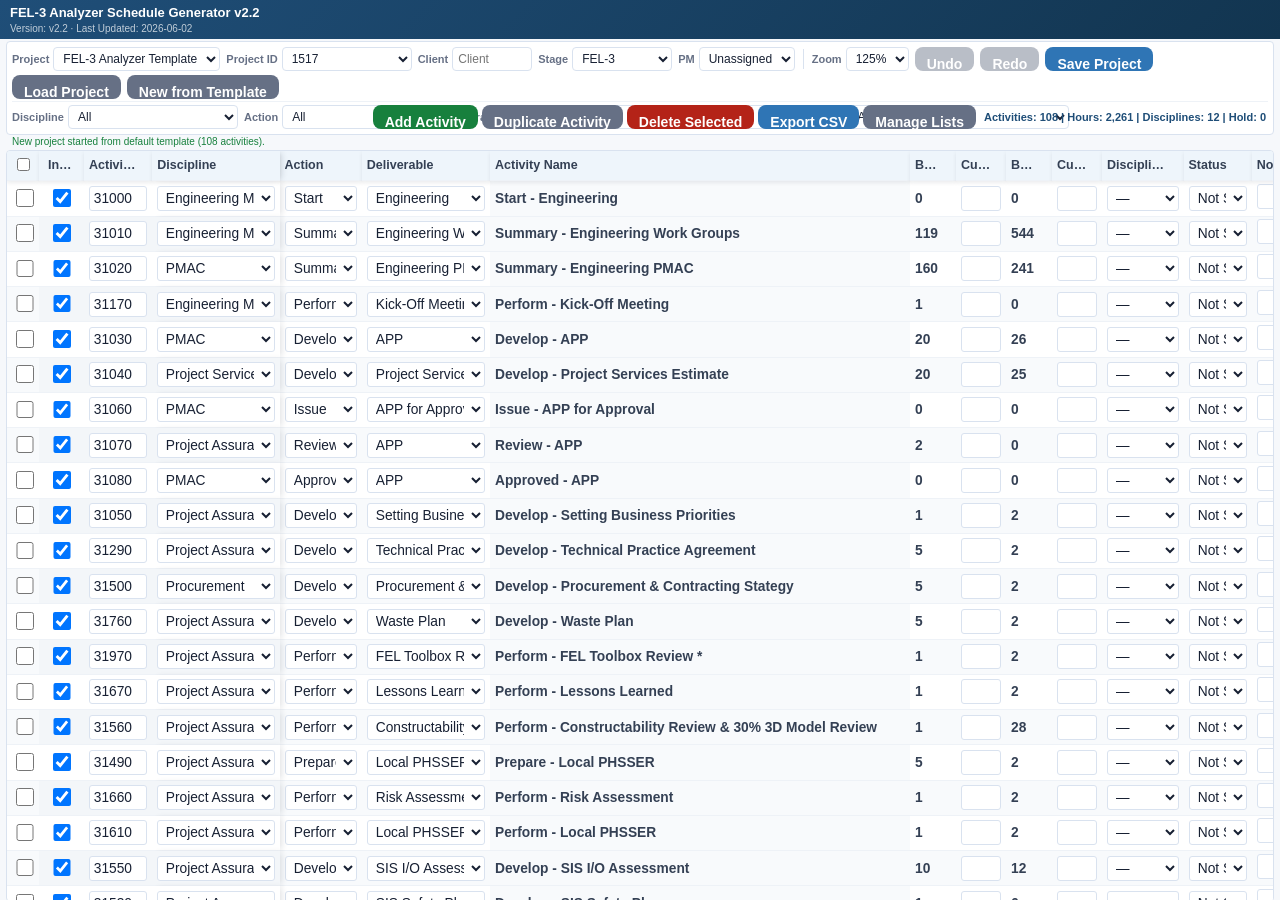
<file: index.html>
<!DOCTYPE html>
<html lang="en">
<head>
  <meta charset="UTF-8">
  <meta name="viewport" content="width=device-width, initial-scale=1.0">
  <title>FEL-3 Analyzer Schedule Generator v2.2</title>
  <link rel="stylesheet" href="./css/styles.css">
</head>
<body>
  <header class="app-header">
    <h1>FEL-3 Analyzer Schedule Generator v2.2</h1>
    <p class="app-header-meta">Version: v2.2 · Last Updated: 2026-06-02</p>
  </header>

  <div class="app-shell">
    <section class="compact-toolbar" aria-label="Project controls, filters, and actions">
      <div class="compact-row row-controls">
        <label class="inline-field inline-field-project">
          <span class="inline-label">Project</span>
          <select id="project-select"></select>
        </label>
        <label class="inline-field inline-field-id">
          <span class="inline-label">Project ID</span>
          <select id="project-id-select"></select>
        </label>
        <label class="inline-field inline-field-client">
          <span class="inline-label">Client</span>
          <input id="project-client" type="text" placeholder="Client">
        </label>
        <label class="inline-field inline-field-stage">
          <span class="inline-label">Stage</span>
          <select id="project-fel-stage"></select>
        </label>
        <label class="inline-field inline-field-pm">
          <span class="inline-label">PM</span>
          <select id="pm-select"></select>
        </label>
        <span class="toolbar-divider" aria-hidden="true"></span>
        <label class="inline-field inline-field-zoom">
          <span class="inline-label">Zoom</span>
          <select id="grid-zoom-select" aria-label="Activity Builder zoom">
            <option value="100">100%</option>
            <option value="125" selected>125%</option>
            <option value="150">150%</option>
            <option value="175">175%</option>
          </select>
        </label>
        <button type="button" id="btn-undo" class="btn btn-secondary btn-compact" title="Undo (⌘Z)" disabled>Undo</button>
        <button type="button" id="btn-redo" class="btn btn-secondary btn-compact" title="Redo (⌘⇧Z)" disabled>Redo</button>
        <button type="button" id="btn-save-project" class="btn btn-compact" title="Download project JSON file">Save Project</button>
        <button type="button" id="btn-load-project" class="btn btn-secondary btn-compact" title="Open a saved project JSON file">Load Project</button>
        <button type="button" id="btn-new-template" class="btn btn-secondary btn-compact" title="Start from default template">New from Template</button>
        <input type="file" id="project-file-input" accept=".json,application/json" hidden>
      </div>
      <div class="compact-row row-actions">
        <div class="filter-group-left">
          <label class="inline-field inline-field-filter">
            <span class="inline-label">Discipline</span>
            <select id="filter-discipline"><option value="">All</option></select>
          </label>
          <label class="inline-field inline-field-filter-sm">
            <span class="inline-label">Action</span>
            <select id="filter-action"><option value="">All</option></select>
          </label>
          <label class="inline-field inline-field-filter">
            <span class="inline-label">Deliverable</span>
            <select id="filter-deliverable"><option value="">All</option></select>
          </label>
          <label class="inline-field inline-field-filter-sm">
            <span class="inline-label">Include</span>
            <select id="filter-include">
              <option value="">All</option>
              <option value="yes">Yes</option>
              <option value="no">No</option>
            </select>
          </label>
          <label class="inline-field inline-field-filter-sm">
            <span class="inline-label">Status</span>
            <select id="filter-status"><option value="">All</option></select>
          </label>
        </div>
        <div class="row-actions-buttons">
          <button type="button" id="btn-add" class="btn btn-green btn-compact">Add Activity</button>
          <button type="button" id="btn-duplicate" class="btn btn-secondary btn-compact">Duplicate Activity</button>
          <button type="button" id="btn-delete" class="btn btn-danger btn-compact">Delete Selected</button>
          <button type="button" id="btn-export" class="btn btn-compact">Export CSV</button>
          <button type="button" id="btn-manage-lists" class="btn btn-secondary btn-compact">Manage Lists</button>
        </div>
        <p class="inline-summary" id="inline-summary" aria-live="polite">Activities: <span id="summary-activities">0</span> | Hours: <span id="summary-hours">0</span> | Disciplines: <span id="summary-disciplines">0</span> | Hold: <span id="summary-hold">0</span></p>
      </div>
    </section>

    <p id="status-message" class="status-message" role="status" aria-live="polite"></p>

    <section id="activity-builder-panel" class="panel panel-activity-builder" aria-label="Activity Builder">
      <div class="table-wrap">
        <table id="schedule-table">
          <colgroup id="schedule-cols"></colgroup>
          <thead>
            <tr>
              <th class="col-select" data-col="select">
                <input type="checkbox" id="select-all" aria-label="Select all visible rows">
              </th>
              <th class="col-include col-sticky-h" data-col="include"><span class="th-label">Include</span></th>
              <th class="col-sticky-h" data-col="activityId"><span class="th-label">Activity ID</span></th>
              <th class="col-sticky-h col-sticky-last" data-col="discipline"><span class="th-label">Discipline</span></th>
              <th data-col="action"><span class="th-label">Action</span></th>
              <th data-col="deliverable"><span class="th-label">Deliverable</span></th>
              <th data-col="activityName"><span class="th-label">Activity Name</span></th>
              <th class="col-num" data-col="baseDur"><span class="th-label">Base Dur</span></th>
              <th class="col-num" data-col="customDur"><span class="th-label">Custom Dur</span></th>
              <th class="col-num" data-col="baseHrs"><span class="th-label">Base Hrs</span></th>
              <th class="col-num" data-col="customHrs"><span class="th-label">Custom Hrs</span></th>
              <th data-col="owner"><span class="th-label">Discipline Lead</span></th>
              <th data-col="status"><span class="th-label">Status</span></th>
              <th data-col="notes"><span class="th-label">Notes</span></th>
            </tr>
          </thead>
          <tbody id="activities-body"></tbody>
        </table>
      </div>
    </section>
  </div>

  <div id="manage-lists-modal" class="modal" hidden aria-hidden="true">
    <div class="modal-backdrop" data-action="close-modal"></div>
    <div class="modal-dialog modal-dialog-wide" role="dialog" aria-labelledby="manage-lists-title" aria-modal="true">
      <div class="modal-header">
        <h2 id="manage-lists-title">Manage Lists</h2>
        <button type="button" class="modal-close" data-action="close-modal" aria-label="Close">&times;</button>
      </div>
      <div class="modal-tabs" role="tablist">
        <button type="button" class="modal-tab active" data-tab="projects" role="tab" aria-selected="true">Projects</button>
        <button type="button" class="modal-tab" data-tab="projectIds" role="tab" aria-selected="false">Project IDs</button>
        <button type="button" class="modal-tab" data-tab="disciplines" role="tab" aria-selected="false">Disciplines</button>
        <button type="button" class="modal-tab" data-tab="deliverables" role="tab" aria-selected="false">Deliverables</button>
        <button type="button" class="modal-tab" data-tab="actions" role="tab" aria-selected="false">Actions</button>
        <button type="button" class="modal-tab" data-tab="pms" role="tab" aria-selected="false">PMs</button>
      </div>
      <div class="modal-body">
        <div id="tab-panel-projects" class="tab-panel active" role="tabpanel">
          <div class="list-editor-toolbar project-toolbar">
            <button type="button" class="btn btn-green btn-small" data-action="project-new">New Project</button>
            <button type="button" class="btn btn-secondary btn-small" data-action="project-clone">Clone Project</button>
            <button type="button" class="btn btn-danger btn-small" data-action="project-delete">Delete Project</button>
            <button type="button" id="btn-reset" class="btn btn-secondary btn-small">Reset to Template</button>
          </div>
          <p class="hint">Switch projects from the Project dropdown. Each project stores its own activities and setup.</p>
          <ul id="list-editor-projects" class="list-editor"></ul>
        </div>
        <div id="tab-panel-projectIds" class="tab-panel" role="tabpanel" hidden>
          <div class="list-editor-toolbar">
            <button type="button" class="btn btn-green btn-small" data-action="add-list-item" data-list="projectIds">Add Project ID</button>
          </div>
          <ul id="list-editor-projectIds" class="list-editor"></ul>
        </div>
        <div id="tab-panel-disciplines" class="tab-panel" role="tabpanel" hidden>
          <div class="list-editor-toolbar">
            <button type="button" class="btn btn-green btn-small" data-action="add-list-item" data-list="disciplines">Add Discipline</button>
          </div>
          <ul id="list-editor-disciplines" class="list-editor"></ul>
        </div>
        <div id="tab-panel-deliverables" class="tab-panel" role="tabpanel" hidden>
          <div class="list-editor-toolbar">
            <button type="button" class="btn btn-green btn-small" data-action="add-list-item" data-list="deliverables">Add Deliverable</button>
          </div>
          <ul id="list-editor-deliverables" class="list-editor"></ul>
        </div>
        <div id="tab-panel-actions" class="tab-panel" role="tabpanel" hidden>
          <div class="list-editor-toolbar">
            <button type="button" class="btn btn-green btn-small" data-action="add-list-item" data-list="actions">Add Action</button>
          </div>
          <ul id="list-editor-actions" class="list-editor"></ul>
        </div>
        <div id="tab-panel-pms" class="tab-panel" role="tabpanel" hidden>
          <div class="list-editor-toolbar">
            <button type="button" class="btn btn-green btn-small" data-action="add-list-item" data-list="pms">Add PM</button>
          </div>
          <ul id="list-editor-pms" class="list-editor"></ul>
        </div>
      </div>
      <div class="modal-footer">
        <button type="button" class="btn btn-secondary" data-action="close-modal">Close</button>
      </div>
    </div>
  </div>

  <div id="delete-password-modal" class="modal" hidden aria-hidden="true">
    <div class="modal-backdrop" data-action="cancel-delete"></div>
    <div class="modal-dialog modal-dialog-narrow" role="dialog" aria-labelledby="delete-password-title" aria-modal="true">
      <div class="modal-header">
        <h2 id="delete-password-title">Confirm Delete</h2>
        <button type="button" class="modal-close" data-action="cancel-delete" aria-label="Close">&times;</button>
      </div>
      <div class="modal-body">
        <p class="hint" id="delete-password-message"></p>
        <label for="delete-password-input">Password</label>
        <input id="delete-password-input" type="password" autocomplete="off">
      </div>
      <div class="modal-footer">
        <button type="button" id="btn-delete-confirm" class="btn btn-danger btn-compact">Delete</button>
        <button type="button" class="btn btn-secondary btn-compact" data-action="cancel-delete">Cancel</button>
      </div>
    </div>
  </div>

  <script src="./js/app.js"></script>
</body>
</html>
</file>
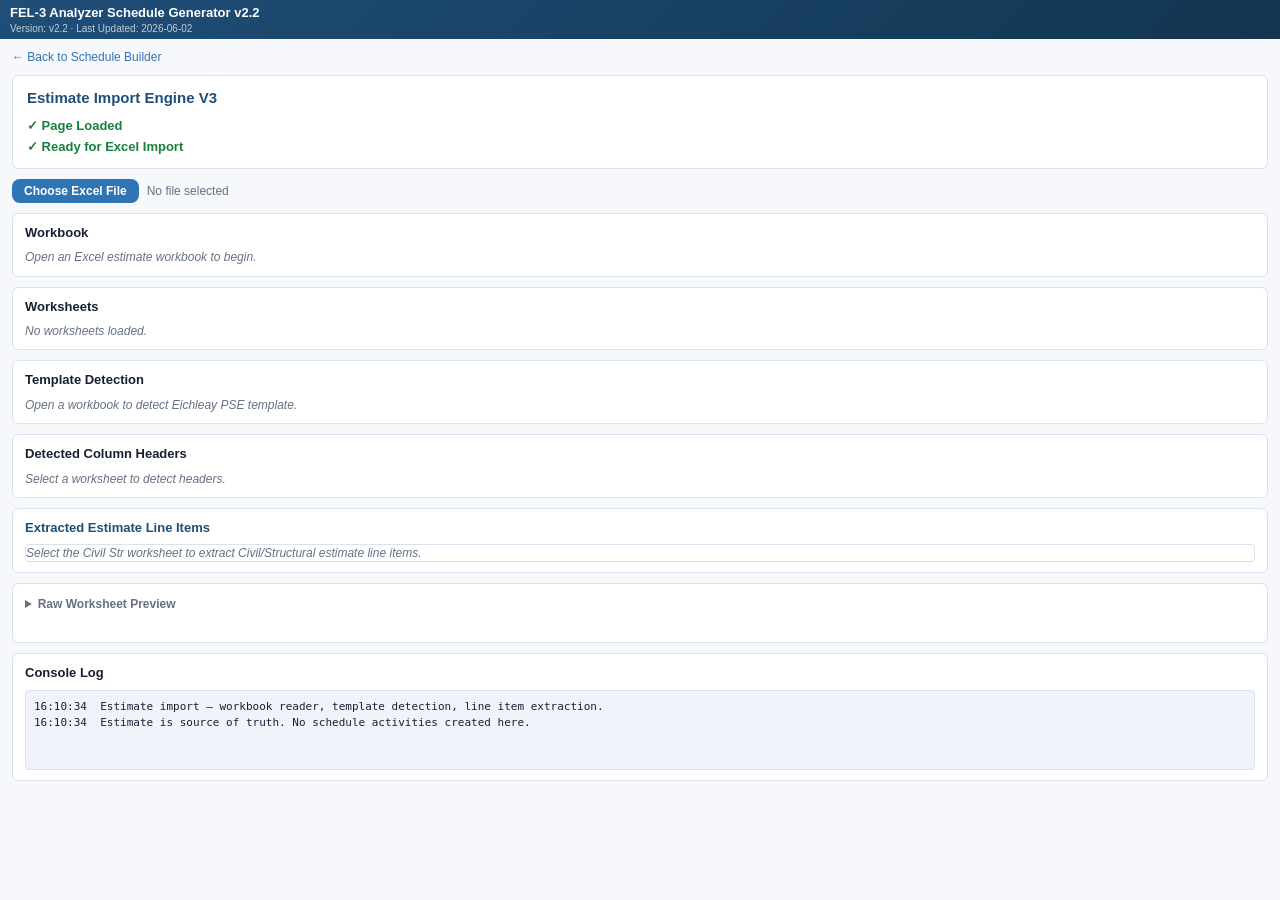
<file: import.html>
<!DOCTYPE html>
<html lang="en">
<head>
  <meta charset="UTF-8">
  <meta name="viewport" content="width=device-width, initial-scale=1.0">
  <title>Estimate Import Test — FEL-3 Analyzer Schedule Generator</title>
  <link rel="stylesheet" href="./css/styles.css">
  <link rel="stylesheet" href="./css/import-wizard.css">
</head>
<body>
  <header class="app-header">
    <h1>FEL-3 Analyzer Schedule Generator v2.2</h1>
    <p class="app-header-meta">Version: v2.2 · Last Updated: 2026-06-02</p>
  </header>

  <div class="app-shell import-shell">
    <a class="import-nav-link" href="./index.html">← Back to Schedule Builder</a>

    <section class="import-hero" aria-label="Import engine status">
      <h2>Estimate Import Engine V3</h2>
      <ul class="import-status-list" id="import-engine-status">
        <li>✓ Page Loaded</li>
        <li>✓ Ready for Excel Import</li>
      </ul>
    </section>

    <section class="import-toolbar" aria-label="Import actions">
      <button type="button" id="chooseFileBtn" class="btn">Choose Excel File</button>
      <input type="file" id="excelFileInput" class="import-file-input-hidden" accept=".xlsx,.xls,application/vnd.openxmlformats-officedocument.spreadsheetml.sheet,application/vnd.ms-excel">
      <span class="import-file-label" id="selected-file-label">No file selected</span>
    </section>

    <section class="import-panel" aria-label="Workbook info">
      <h3>Workbook</h3>
      <div id="workbook-info-panel">
        <p class="import-panel-empty">Open an Excel estimate workbook to begin.</p>
      </div>
    </section>

    <section class="import-panel" aria-label="Worksheets">
      <h3>Worksheets</h3>
      <div id="worksheet-list" class="import-sheet-list">
        <p class="import-panel-empty">No worksheets loaded.</p>
      </div>
    </section>

    <section class="import-panel" aria-label="Template detection">
      <h3>Template Detection</h3>
      <div id="template-detection-result">
        <p class="import-panel-empty">Open a workbook to detect Eichleay PSE template.</p>
      </div>
    </section>

    <section class="import-panel" aria-label="Column headers">
      <h3>Detected Column Headers</h3>
      <div id="column-headers-panel">
        <p class="import-panel-empty">Select a worksheet to detect headers.</p>
      </div>
    </section>

    <section class="import-panel import-panel-primary" aria-label="Extracted estimate line items">
      <h3>Extracted Estimate Line Items</h3>
      <p class="import-preview-meta" id="estimate-line-items-summary"></p>
      <div id="estimate-line-items-panel" class="import-preview-wrap">
        <p class="import-panel-empty">Select the Civil Str worksheet to extract Civil/Structural estimate line items.</p>
      </div>
    </section>

    <section class="import-panel import-panel-debug" aria-label="Raw worksheet preview">
      <details class="import-debug-details">
        <summary>Raw Worksheet Preview</summary>
        <p class="import-preview-meta" id="preview-meta"></p>
        <div id="preview-table-wrap" class="import-preview-wrap">
          <p class="import-panel-empty">No raw preview available.</p>
        </div>
      </details>
    </section>

    <section class="import-panel" aria-label="Console log">
      <h3>Console Log</h3>
      <pre id="import-console-log"></pre>
    </section>
  </div>

  <script src="https://cdn.sheetjs.com/xlsx-0.20.3/package/dist/xlsx.full.min.js"></script>
  <script src="./app/shared/excel-reader.js"></script>
  <script src="./app/shared/estimate-line-item-schema.js"></script>
  <script src="./app/estimate-import/workbook-reader.js"></script>
  <script src="./app/estimate-import/eichleay-template-detector.js"></script>
  <script src="./app/estimate-import/eichleay-pm-est-extractor.js"></script>
  <script src="./app/estimate-import/eichleay-civil-str-extractor.js"></script>
  <script src="./app/estimate-import/workbook-reader-ui.js"></script>
  <script>
    (function () {
      'use strict';

      var logEl = document.getElementById('import-console-log');

      function log(message) {
        var line = new Date().toISOString().slice(11, 19) + '  ' + message;
        logEl.textContent = logEl.textContent ? logEl.textContent + '\n' + line : line;
        logEl.scrollTop = logEl.scrollHeight;
      }

      document.addEventListener('DOMContentLoaded', function () {
        log('Estimate import — workbook reader, template detection, line item extraction.');
        log('Estimate is source of truth. No schedule activities created here.');
        try {
          AnalyzerSchedule.WorkbookReaderUI.mount({
            onLog: log,
            onLineItemsExtracted: function (extraction) {
              log('Estimate line items ready — ' + extraction.rowCount + ' labor-bearing row(s).');
            },
          });
        } catch (err) {
          log('UI mount error: ' + (err.message || String(err)));
        }
      });
    })();
  </script>
</body>
</html>
</file>
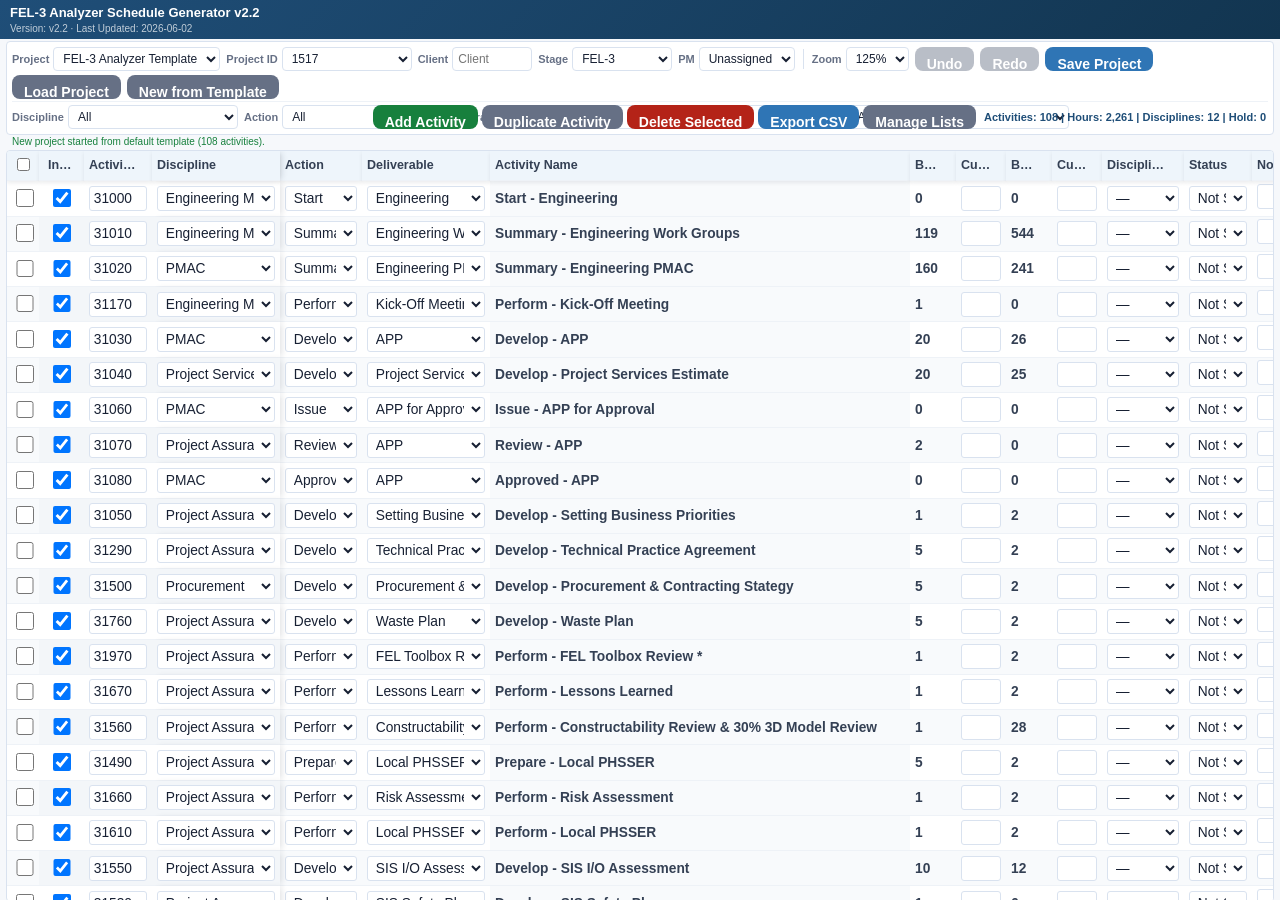
<file: standalone.html>
<!-- Standalone bundle: HTML + CSS + JS + embedded activities.csv -->
<!-- Regenerate: node scripts/build-standalone.js -->
<!DOCTYPE html>
<!-- Standalone offline bundle -->
<html lang="en">
<head>
  <meta charset="UTF-8">
  <meta name="viewport" content="width=device-width, initial-scale=1.0">
  <title>FEL-3 Analyzer Schedule Generator v2.2</title>
  <style>
/* FEL-3 Analyzer Schedule Template Builder — v2.7 schedule-builder layout */

*,
*::before,
*::after {
  box-sizing: border-box;
}

:root {
  --bg: #f6f8fb;
  --card: #fff;
  --ink: #172033;
  --muted: #667085;
  --line: #d9e2ef;
  --blue: #1f4e78;
  --blue2: #2f75b5;
  --green: #17803d;
  --red: #b42318;
  --chrome-height: 72px;
  --control-h: 24px;
  --grid-zoom: 1.25;
}

body {
  margin: 0;
  font-family: -apple-system, BlinkMacSystemFont, "Segoe UI", Arial, sans-serif;
  background: var(--bg);
  color: var(--ink);
  font-size: 13px;
  line-height: 1.35;
  height: 100vh;
  display: flex;
  flex-direction: column;
  overflow: hidden;
}

.app-header {
  background: linear-gradient(135deg, var(--blue), #123550);
  color: #fff;
  padding: 5px 10px 4px;
  flex-shrink: 0;
}

.app-header h1 {
  margin: 0;
  font-size: 13px;
  font-weight: 700;
  line-height: 1.25;
}

.app-header-meta {
  margin: 2px 0 0;
  font-size: 10px;
  font-weight: 500;
  line-height: 1.2;
  color: rgba(255, 255, 255, 0.72);
}

.app-shell {
  flex: 1;
  min-height: 0;
  display: flex;
  flex-direction: column;
  overflow: hidden;
}

.compact-toolbar {
  margin: 2px 6px 0;
  padding: 3px 5px;
  flex-shrink: 0;
  background: var(--card);
  border: 1px solid var(--line);
  border-radius: 4px;
}

.status-message {
  margin: 0;
  padding: 0 6px;
  min-height: 0;
  max-height: 0;
  overflow: hidden;
  font-size: 10px;
  line-height: 1.2;
  color: var(--green);
  flex-shrink: 0;
}

.status-message.visible {
  max-height: 14px;
  margin: 1px 6px 0;
}

.status-message.error {
  color: var(--red);
}

.panel,
.panel-activity-builder {
  margin: 2px 6px 4px;
  height: calc(100vh - var(--chrome-height));
  min-height: 0;
  flex: 0 0 auto;
  display: flex;
  flex-direction: column;
  background: var(--card);
  border: 1px solid var(--line);
  border-radius: 4px;
  overflow: hidden;
}

.compact-row {
  display: flex;
  flex-wrap: wrap;
  align-items: center;
  gap: 4px 8px;
  padding: 2px 0;
}

.compact-row + .compact-row {
  border-top: 1px solid #eef2f7;
  margin-top: 0;
  padding-top: 3px;
}

.row-controls {
  gap: 4px 6px;
}

.row-actions {
  justify-content: flex-start;
  align-items: center;
  gap: 6px;
  flex-wrap: nowrap;
}

.filter-group-left {
  display: flex;
  flex-wrap: nowrap;
  align-items: center;
  gap: 4px 6px;
  flex: 0 1 auto;
  min-width: 0;
}

.row-actions-buttons {
  display: flex;
  flex-wrap: nowrap;
  align-items: center;
  gap: 4px;
  flex: 0 0 auto;
}

.inline-summary {
  margin: 0 0 0 auto;
  padding: 0 2px;
  font-size: 11px;
  font-weight: 600;
  color: var(--blue);
  white-space: nowrap;
  flex-shrink: 0;
}

.toolbar-divider {
  display: inline-block;
  width: 1px;
  height: 20px;
  background: var(--line);
  margin: 0 2px;
  flex-shrink: 0;
}

.inline-field {
  display: inline-flex;
  align-items: center;
  gap: 4px;
  margin: 0;
  flex-shrink: 0;
}

.inline-label {
  font-size: 11px;
  font-weight: 600;
  color: var(--muted);
  white-space: nowrap;
}

.inline-field select,
.inline-field input[type="text"] {
  border: 1px solid var(--line);
  border-radius: 4px;
  padding: 2px 5px;
  height: var(--control-h);
  min-height: var(--control-h);
  font-size: 12px;
  line-height: 1.2;
  background: #fff;
  color: var(--ink);
}

.inline-field-project select { min-width: 120px; }
.inline-field-id select { min-width: 68px; }
.inline-field-client input { width: 80px; }
.inline-field-stage select { min-width: 76px; }
.inline-field-pm select { min-width: 92px; }
.inline-field-zoom select { min-width: 58px; }
.inline-field-filter select { min-width: 88px; }
.inline-field-filter-sm select { min-width: 58px; }

.btn-compact {
  padding: 3px 8px;
  font-size: 11px;
  border-radius: 4px;
  height: var(--control-h);
  min-height: var(--control-h);
  line-height: 1.2;
  font-weight: 600;
}

.btn-compact:disabled {
  opacity: 0.45;
  cursor: not-allowed;
  filter: none;
}

.btn-compact:disabled:hover {
  filter: none;
}

.modal-dialog-narrow {
  max-width: 360px;
}

.modal-body input[type="password"] {
  width: 100%;
  border: 1px solid var(--line);
  border-radius: 6px;
  padding: 6px 8px;
  font-size: 14px;
  margin-top: 4px;
}

.filter-group label {
  font-size: 12px;
  color: var(--muted);
  display: block;
  margin-bottom: 4px;
}

.filter-group select {
  border: 1px solid var(--line);
  border-radius: 8px;
  padding: 8px;
  min-height: 36px;
  min-width: 160px;
  background: #fff;
  font-size: 14px;
  color: var(--ink);
}

.btn-small {
  font-size: 13px;
  padding: 8px 10px;
}

select option.add-option {
  font-weight: 600;
  color: var(--blue2);
}

.btn {
  border: 0;
  border-radius: 8px;
  padding: 9px 12px;
  background: var(--blue2);
  color: #fff;
  font-weight: 600;
  font-size: 14px;
  cursor: pointer;
}

.btn:hover {
  filter: brightness(1.05);
}

.btn-secondary {
  background: #667085;
}

.btn-danger {
  background: var(--red);
}

.btn-green {
  background: var(--green);
}

.hint {
  color: var(--muted);
  font-size: 11px;
  margin: 0;
}

.table-wrap {
  flex: 1;
  min-height: 0;
  overflow: auto;
  height: 100%;
}

#schedule-table {
  border-collapse: separate;
  border-spacing: 0;
  width: 100%;
  table-layout: fixed;
  --grid-font: calc(11px * var(--grid-zoom));
  --grid-row-h: calc(22px * var(--grid-zoom));
  --grid-input-h: calc(20px * var(--grid-zoom));
  --grid-th-font: calc(10px * var(--grid-zoom));
  --grid-th-h: calc(24px * var(--grid-zoom));
}

#schedule-table th.col-sticky-h,
#schedule-table td.col-sticky-h {
  position: sticky;
  z-index: 2;
  background: #fff;
}

#schedule-table thead th.col-sticky-h {
  z-index: 7;
  background: #eef5fb;
}

#schedule-table th,
#schedule-table td {
  border-bottom: 1px solid #eef2f7;
  padding: calc(2px * var(--grid-zoom)) calc(4px * var(--grid-zoom));
  vertical-align: middle;
  overflow: hidden;
  text-overflow: ellipsis;
  line-height: 1.25;
}

#schedule-table thead {
  position: sticky;
  top: 0;
  z-index: 4;
}

#schedule-table th {
  position: sticky;
  top: 0;
  z-index: 3;
  background: #eef5fb;
  text-align: left;
  font-size: var(--grid-th-font);
  color: #344054;
  white-space: nowrap;
  user-select: none;
  height: var(--grid-th-h);
  box-shadow: 0 2px 4px rgba(15, 23, 42, 0.08);
}

#schedule-table tbody tr {
  height: var(--grid-row-h);
}

#schedule-table .th-label {
  display: inline-block;
  max-width: calc(100% - 8px);
  overflow: hidden;
  text-overflow: ellipsis;
  vertical-align: middle;
}

#schedule-table th .col-resizer {
  position: absolute;
  right: 0;
  top: 0;
  width: 6px;
  height: 100%;
  cursor: col-resize;
  z-index: 3;
}

body.col-resizing {
  cursor: col-resize;
  user-select: none;
}

#schedule-table th.col-sticky-last,
#schedule-table td.col-sticky-last {
  box-shadow: 4px 0 6px -2px rgba(15, 23, 42, 0.12);
}

#schedule-table thead th.col-sticky-last {
  box-shadow: 4px 0 6px -2px rgba(15, 23, 42, 0.12), 0 2px 4px rgba(15, 23, 42, 0.08);
}

#schedule-table .col-activity-name {
  font-weight: 600;
  color: #344054;
  background: #f8fafc;
  white-space: nowrap;
  font-size: var(--grid-font);
}

#schedule-table tbody tr:nth-child(even) {
  background: #f8fafc;
}

#schedule-table tbody tr:nth-child(even) td.col-sticky-h {
  background: #f3f6f9;
}

#schedule-table tbody tr:hover {
  background: #eef6ff;
}

#schedule-table tbody tr:hover td.col-sticky-h {
  background: #e5f0fa;
}

#schedule-table tbody tr.excluded {
  opacity: 0.55;
  background: #f4f4f4;
}

#schedule-table tbody tr.excluded:nth-child(even) td.col-sticky-h {
  background: #ececec;
}

#schedule-table tbody tr.row-hidden {
  display: none;
}

#schedule-table .col-select,
#schedule-table .col-include {
  width: 2.5rem;
  text-align: center;
}

#schedule-table .col-num {
  width: 5rem;
}

#schedule-table td input[type="text"],
#schedule-table td input[type="number"],
#schedule-table td select {
  width: 100%;
  border: 1px solid var(--line);
  border-radius: 3px;
  padding: calc(1px * var(--grid-zoom)) calc(3px * var(--grid-zoom));
  min-height: var(--grid-input-h);
  max-height: var(--grid-input-h);
  height: var(--grid-input-h);
  font-size: var(--grid-font);
  line-height: 1.2;
  background: #fff;
  color: var(--ink);
}

#schedule-table td.col-discipline select,
#schedule-table td.col-deliverable select,
#schedule-table td.col-action select,
#schedule-table td.col-discipline-lead select {
  min-width: 0;
}

#schedule-table td textarea {
  min-height: var(--grid-input-h);
  max-height: calc(var(--grid-input-h) * 1.6);
  padding: calc(1px * var(--grid-zoom)) calc(3px * var(--grid-zoom));
  font-size: var(--grid-font);
  line-height: 1.2;
  width: 100%;
  border: 1px solid var(--line);
  border-radius: 3px;
  resize: vertical;
}

#schedule-table td input[type="checkbox"] {
  width: calc(14px * var(--grid-zoom));
  height: calc(14px * var(--grid-zoom));
}

#schedule-table .computed {
  font-weight: 600;
  color: #344054;
  white-space: nowrap;
  font-size: var(--grid-font);
}

.project-toolbar {
  display: flex;
  flex-wrap: wrap;
  gap: 6px;
  margin-bottom: 8px;
}

.modal[hidden] {
  display: none;
}

.modal {
  position: fixed;
  inset: 0;
  z-index: 100;
  display: flex;
  align-items: center;
  justify-content: center;
  padding: 16px;
}

.modal-backdrop {
  position: absolute;
  inset: 0;
  background: rgba(15, 23, 42, 0.45);
}

.modal-dialog {
  position: relative;
  background: var(--card);
  border: 1px solid var(--line);
  border-radius: 12px;
  width: 100%;
  max-width: 520px;
  max-height: 90vh;
  overflow: auto;
  box-shadow: 0 8px 32px rgba(15, 23, 42, 0.15);
}

.modal-header {
  display: flex;
  justify-content: space-between;
  align-items: center;
  padding: 14px 16px;
  border-bottom: 1px solid var(--line);
}

.modal-header h2 {
  margin: 0;
  font-size: 17px;
}

.modal-close {
  border: 0;
  background: transparent;
  font-size: 24px;
  line-height: 1;
  cursor: pointer;
  color: var(--muted);
  padding: 0 4px;
}

.modal-body {
  padding: 16px;
}

.modal-dialog-wide {
  max-width: 620px;
}

.modal-tabs {
  display: flex;
  gap: 0;
  border-bottom: 1px solid var(--line);
  padding: 0 16px;
}

.modal-tab {
  border: 0;
  background: transparent;
  padding: 10px 14px;
  font-size: 13px;
  font-weight: 600;
  color: var(--muted);
  cursor: pointer;
  border-bottom: 2px solid transparent;
  margin-bottom: -1px;
}

.modal-tab.active {
  color: var(--blue2);
  border-bottom-color: var(--blue2);
}

.tab-panel[hidden] {
  display: none;
}

.list-editor-toolbar {
  margin-bottom: 10px;
}

.list-editor {
  list-style: none;
  margin: 0;
  padding: 0;
  max-height: 280px;
  overflow-y: auto;
}

.list-editor-row {
  display: flex;
  align-items: center;
  gap: 8px;
  padding: 8px 0;
  border-bottom: 1px solid #eef2f7;
}

.list-item-name {
  flex: 1;
  font-size: 14px;
}

.list-editor-empty {
  color: var(--muted);
  font-size: 13px;
  padding: 8px 0;
}

.modal-body label {
  display: block;
  font-size: 12px;
  font-weight: 600;
  color: var(--muted);
  margin: 12px 0 4px;
}

.modal-body label:first-child {
  margin-top: 0;
}

.modal-body textarea {
  width: 100%;
  border: 1px solid var(--line);
  border-radius: 8px;
  padding: 8px;
  font-family: inherit;
  font-size: 13px;
  resize: vertical;
}

.modal-footer {
  display: flex;
  gap: 8px;
  padding: 12px 16px 16px;
  border-top: 1px solid var(--line);
}

.modal-footer .hint {
  margin: 0;
}

@media (max-width: 1200px) {
  .row-actions {
    flex-wrap: wrap;
  }

  .inline-summary {
    margin-left: 0;
    width: 100%;
    text-align: right;
  }
}

@media (max-width: 900px) {
  .row-actions-buttons {
    flex-wrap: wrap;
  }
}

</style>
</head>
<body>
  <header class="app-header">
    <h1>FEL-3 Analyzer Schedule Generator v2.2</h1>
    <p class="app-header-meta">Version: v2.2 · Last Updated: 2026-06-02</p>
  </header>

  <div class="app-shell">
    <section class="compact-toolbar" aria-label="Project controls, filters, and actions">
      <div class="compact-row row-controls">
        <label class="inline-field inline-field-project">
          <span class="inline-label">Project</span>
          <select id="project-select"></select>
        </label>
        <label class="inline-field inline-field-id">
          <span class="inline-label">Project ID</span>
          <select id="project-id-select"></select>
        </label>
        <label class="inline-field inline-field-client">
          <span class="inline-label">Client</span>
          <input id="project-client" type="text" placeholder="Client">
        </label>
        <label class="inline-field inline-field-stage">
          <span class="inline-label">Stage</span>
          <select id="project-fel-stage"></select>
        </label>
        <label class="inline-field inline-field-pm">
          <span class="inline-label">PM</span>
          <select id="pm-select"></select>
        </label>
        <span class="toolbar-divider" aria-hidden="true"></span>
        <label class="inline-field inline-field-zoom">
          <span class="inline-label">Zoom</span>
          <select id="grid-zoom-select" aria-label="Activity Builder zoom">
            <option value="100">100%</option>
            <option value="125" selected>125%</option>
            <option value="150">150%</option>
            <option value="175">175%</option>
          </select>
        </label>
        <button type="button" id="btn-undo" class="btn btn-secondary btn-compact" title="Undo (⌘Z)" disabled>Undo</button>
        <button type="button" id="btn-redo" class="btn btn-secondary btn-compact" title="Redo (⌘⇧Z)" disabled>Redo</button>
        <button type="button" id="btn-save-project" class="btn btn-compact" title="Download project JSON file">Save Project</button>
        <button type="button" id="btn-load-project" class="btn btn-secondary btn-compact" title="Open a saved project JSON file">Load Project</button>
        <button type="button" id="btn-new-template" class="btn btn-secondary btn-compact" title="Start from default template">New from Template</button>
        <input type="file" id="project-file-input" accept=".json,application/json" hidden>
      </div>
      <div class="compact-row row-actions">
        <div class="filter-group-left">
          <label class="inline-field inline-field-filter">
            <span class="inline-label">Discipline</span>
            <select id="filter-discipline"><option value="">All</option></select>
          </label>
          <label class="inline-field inline-field-filter-sm">
            <span class="inline-label">Action</span>
            <select id="filter-action"><option value="">All</option></select>
          </label>
          <label class="inline-field inline-field-filter">
            <span class="inline-label">Deliverable</span>
            <select id="filter-deliverable"><option value="">All</option></select>
          </label>
          <label class="inline-field inline-field-filter-sm">
            <span class="inline-label">Include</span>
            <select id="filter-include">
              <option value="">All</option>
              <option value="yes">Yes</option>
              <option value="no">No</option>
            </select>
          </label>
          <label class="inline-field inline-field-filter-sm">
            <span class="inline-label">Status</span>
            <select id="filter-status"><option value="">All</option></select>
          </label>
        </div>
        <div class="row-actions-buttons">
          <button type="button" id="btn-add" class="btn btn-green btn-compact">Add Activity</button>
          <button type="button" id="btn-duplicate" class="btn btn-secondary btn-compact">Duplicate Activity</button>
          <button type="button" id="btn-delete" class="btn btn-danger btn-compact">Delete Selected</button>
          <button type="button" id="btn-export" class="btn btn-compact">Export CSV</button>
          <button type="button" id="btn-manage-lists" class="btn btn-secondary btn-compact">Manage Lists</button>
        </div>
        <p class="inline-summary" id="inline-summary" aria-live="polite">Activities: <span id="summary-activities">0</span> | Hours: <span id="summary-hours">0</span> | Disciplines: <span id="summary-disciplines">0</span> | Hold: <span id="summary-hold">0</span></p>
      </div>
    </section>

    <p id="status-message" class="status-message" role="status" aria-live="polite"></p>

    <section id="activity-builder-panel" class="panel panel-activity-builder" aria-label="Activity Builder">
      <div class="table-wrap">
        <table id="schedule-table">
          <colgroup id="schedule-cols"></colgroup>
          <thead>
            <tr>
              <th class="col-select" data-col="select">
                <input type="checkbox" id="select-all" aria-label="Select all visible rows">
              </th>
              <th class="col-include col-sticky-h" data-col="include"><span class="th-label">Include</span></th>
              <th class="col-sticky-h" data-col="activityId"><span class="th-label">Activity ID</span></th>
              <th class="col-sticky-h col-sticky-last" data-col="discipline"><span class="th-label">Discipline</span></th>
              <th data-col="action"><span class="th-label">Action</span></th>
              <th data-col="deliverable"><span class="th-label">Deliverable</span></th>
              <th data-col="activityName"><span class="th-label">Activity Name</span></th>
              <th class="col-num" data-col="baseDur"><span class="th-label">Base Dur</span></th>
              <th class="col-num" data-col="customDur"><span class="th-label">Custom Dur</span></th>
              <th class="col-num" data-col="baseHrs"><span class="th-label">Base Hrs</span></th>
              <th class="col-num" data-col="customHrs"><span class="th-label">Custom Hrs</span></th>
              <th data-col="owner"><span class="th-label">Discipline Lead</span></th>
              <th data-col="status"><span class="th-label">Status</span></th>
              <th data-col="notes"><span class="th-label">Notes</span></th>
            </tr>
          </thead>
          <tbody id="activities-body"></tbody>
        </table>
      </div>
    </section>
  </div>

  <div id="manage-lists-modal" class="modal" hidden aria-hidden="true">
    <div class="modal-backdrop" data-action="close-modal"></div>
    <div class="modal-dialog modal-dialog-wide" role="dialog" aria-labelledby="manage-lists-title" aria-modal="true">
      <div class="modal-header">
        <h2 id="manage-lists-title">Manage Lists</h2>
        <button type="button" class="modal-close" data-action="close-modal" aria-label="Close">&times;</button>
      </div>
      <div class="modal-tabs" role="tablist">
        <button type="button" class="modal-tab active" data-tab="projects" role="tab" aria-selected="true">Projects</button>
        <button type="button" class="modal-tab" data-tab="projectIds" role="tab" aria-selected="false">Project IDs</button>
        <button type="button" class="modal-tab" data-tab="disciplines" role="tab" aria-selected="false">Disciplines</button>
        <button type="button" class="modal-tab" data-tab="deliverables" role="tab" aria-selected="false">Deliverables</button>
        <button type="button" class="modal-tab" data-tab="actions" role="tab" aria-selected="false">Actions</button>
        <button type="button" class="modal-tab" data-tab="pms" role="tab" aria-selected="false">PMs</button>
      </div>
      <div class="modal-body">
        <div id="tab-panel-projects" class="tab-panel active" role="tabpanel">
          <div class="list-editor-toolbar project-toolbar">
            <button type="button" class="btn btn-green btn-small" data-action="project-new">New Project</button>
            <button type="button" class="btn btn-secondary btn-small" data-action="project-clone">Clone Project</button>
            <button type="button" class="btn btn-danger btn-small" data-action="project-delete">Delete Project</button>
            <button type="button" id="btn-reset" class="btn btn-secondary btn-small">Reset to Template</button>
          </div>
          <p class="hint">Switch projects from the Project dropdown. Each project stores its own activities and setup.</p>
          <ul id="list-editor-projects" class="list-editor"></ul>
        </div>
        <div id="tab-panel-projectIds" class="tab-panel" role="tabpanel" hidden>
          <div class="list-editor-toolbar">
            <button type="button" class="btn btn-green btn-small" data-action="add-list-item" data-list="projectIds">Add Project ID</button>
          </div>
          <ul id="list-editor-projectIds" class="list-editor"></ul>
        </div>
        <div id="tab-panel-disciplines" class="tab-panel" role="tabpanel" hidden>
          <div class="list-editor-toolbar">
            <button type="button" class="btn btn-green btn-small" data-action="add-list-item" data-list="disciplines">Add Discipline</button>
          </div>
          <ul id="list-editor-disciplines" class="list-editor"></ul>
        </div>
        <div id="tab-panel-deliverables" class="tab-panel" role="tabpanel" hidden>
          <div class="list-editor-toolbar">
            <button type="button" class="btn btn-green btn-small" data-action="add-list-item" data-list="deliverables">Add Deliverable</button>
          </div>
          <ul id="list-editor-deliverables" class="list-editor"></ul>
        </div>
        <div id="tab-panel-actions" class="tab-panel" role="tabpanel" hidden>
          <div class="list-editor-toolbar">
            <button type="button" class="btn btn-green btn-small" data-action="add-list-item" data-list="actions">Add Action</button>
          </div>
          <ul id="list-editor-actions" class="list-editor"></ul>
        </div>
        <div id="tab-panel-pms" class="tab-panel" role="tabpanel" hidden>
          <div class="list-editor-toolbar">
            <button type="button" class="btn btn-green btn-small" data-action="add-list-item" data-list="pms">Add PM</button>
          </div>
          <ul id="list-editor-pms" class="list-editor"></ul>
        </div>
      </div>
      <div class="modal-footer">
        <button type="button" class="btn btn-secondary" data-action="close-modal">Close</button>
      </div>
    </div>
  </div>

  <div id="delete-password-modal" class="modal" hidden aria-hidden="true">
    <div class="modal-backdrop" data-action="cancel-delete"></div>
    <div class="modal-dialog modal-dialog-narrow" role="dialog" aria-labelledby="delete-password-title" aria-modal="true">
      <div class="modal-header">
        <h2 id="delete-password-title">Confirm Delete</h2>
        <button type="button" class="modal-close" data-action="cancel-delete" aria-label="Close">&times;</button>
      </div>
      <div class="modal-body">
        <p class="hint" id="delete-password-message"></p>
        <label for="delete-password-input">Password</label>
        <input id="delete-password-input" type="password" autocomplete="off">
      </div>
      <div class="modal-footer">
        <button type="button" id="btn-delete-confirm" class="btn btn-danger btn-compact">Delete</button>
        <button type="button" class="btn btn-secondary btn-compact" data-action="cancel-delete">Cancel</button>
      </div>
    </div>
  </div>

  <script>window.EMBEDDED_ACTIVITIES_CSV = "include,discipline,deliverable,activity_id,activity_type,activity_name,custom_activity_name,original_duration,custom_duration,budgeted_hours,custom_hours,owner,status,lead_notes\nyes,Engineering Management,Engineering,1607_31000,Start,Start - FEL 3 Engineering,,0,,0,,,Not Started,\nyes,Engineering Management,Engineering Work Groups,1607_31010,Summary,Summary - FEL 3 Engineering Work Groups,,119,,544,,,Not Started,\nyes,PMAC,Engineering PMAC,1607_31020,Summary,Summary - FEL 3 Engineering PMAC,,160,,241,,,Not Started,\nyes,Engineering Management,Kick-Off Meeting,1607_31170,Perform,Perform - FEL 3 Kick-Off Meeting (bp & Engineering),,1,,0,,,Not Started,\nyes,PMAC,APP,1607_31030,Develop,Develop - FEL 3 APP,,20,,26,,,Not Started,\nyes,Project Services,Project Services Estimate,1607_31040,Develop,Develop - FEL 3 Project Services Estimate (PSE),,20,,25,,,Not Started,\nyes,PMAC,APP for Approval,1607_31060,Issue,Issue - FEL 3 APP for Approval,,0,,0,,,Not Started,\nyes,Project Assurance,APP,1607_31070,Review,Review - FEL 3 APP (BP),,2,,0,,,Not Started,\nyes,PMAC,APP,1607_31080,Approved,Approved - FEL 3 APP,,0,,0,,,Not Started,\nyes,Project Assurance,Setting Business Priorities,1607_31050,Develop,Develop - Setting Business Priorities,,1,,2,,,Not Started,\nyes,Project Assurance,Technical Practice Agreement,1607_31290,Develop,Develop - Technical Practice Agreement (TPA),,5,,2,,,Not Started,\nyes,Procurement,Procurement & Contracting Stategy,1607_31500,Develop,Develop - Procurement & Contracting Stategy,,5,,2,,,Not Started,\nyes,Project Assurance,Waste Plan,1607_31760,Develop,Develop - Waste Plan,,5,,2,,,Not Started,\nyes,Project Assurance,FEL Toolbox Review *,1607_31970,Perform,Perform - FEL Toolbox Review *,,1,,2,,,Not Started,\nyes,Project Assurance,Lessons Learned,1607_31670,Perform,Perform - Lessons Learned,,1,,2,,,Not Started,\nyes,Project Assurance,Constructability Review & 30% 3D Model Review,1607_31560,Perform,Perform - Constructability Review & 30% 3D Model Review,,1,,28,,,Not Started,\nyes,Project Assurance,Local  PHSSER,1607_31490,Prepare,Prepare - FEL 3  Local  PHSSER (pre-fill),,5,,2,,,Not Started,\nyes,Project Assurance,Risk Assessment,1607_31660,Perform,Perform - Risk Assessment,,1,,2,,,Not Started,\nyes,Project Assurance,Local PHSSER,1607_31610,Perform,Perform - FEL 3 Local PHSSER,,1,,2,,,Not Started,\nyes,Project Assurance,SIS I/O Assessment,1607_31550,Develop,Develop - SIS I/O Assessment,,10,,12,,,Not Started,\nyes,Project Assurance,SIS Safety Plan,1607_31530,Develop,Develop - SIS Safety Plan,,1,,6,,,Not Started,\nyes,Engineering,PEP / SoR / BoD,1607_31650,Develop,Develop - FEL 3 PEP / SoR / BoD,,10,,6,,,Not Started,\nyes,Project Assurance,PEP / SoR / BoD for Review,1607_31720,Issue,Issue - FEL 3 PEP / SoR / BoD for Review,,0,,0,,,Not Started,\nyes,Project Assurance,PEP / SoR / BoD,1607_31770,Review,Review - FEL 3 PEP / SoR / BoD,,5,,0,,,Not Started,\nyes,PMAC,PEP / SoR / BoD,1607_31800,Approved,Approved - FEL 3 PEP / SoR / BoD,,0,,0,,,Not Started,\nyes,Engineering,Preliminary 3D Model,1607_31090,Develop,Develop - Preliminary 3D Model,,59,,256,,,Not Started,\nyes,Project Assurance,3D Model Review,1607_31520,Perform,Perform - 3D Model Review (Internal),,1,,18,,,Not Started,\nyes,Project Assurance,3D Model Review  Comments,1607_31540,Incorporate,Incorporate - 3D Model Review (Internal) Comments,,1,,15,,,Not Started,\nyes,Project Assurance,3D Model Review W/bp,1607_31570,Perform,Perform - 3D Model Review W/bp,,1,,18,,,Not Started,\nyes,Project Assurance,3D Model Review W/bp Comments,1607_31590,Incorporate,Incorporate - 3D Model Review W/bp Comments,,3,,17,,,Not Started,\nyes,Process,Data Sheets,1607_31100,Develop,Develop - Data Sheets,,9,,18,,,Not Started,\nyes,Process,Process Design Basis,1607_31680,Develop,Develop - Process Design Basis,,10,,12,,,Not Started,\nyes,Mechanical,Equipment List,1607_31430,Develop,Develop - Equipment List,,5,,4,,,Not Started,\nyes,Mechanical,Existing Drawing Review/Nozzle Locations,1607_31460,Develop,Develop - Existing Drawing Review/Nozzle Locations,,10,,16,,,Not Started,\nyes,Mechanical,Specialty Item List,1607_31470,Develop,Develop - Specialty Item List,,5,,6,,,Not Started,\nyes,Mechanical,Equipment List/Specialty Items List,1607_31580,Finalize,Finalize - Equipment List/Specialty Items List,,5,,0,,,Not Started,\nyes,Piping,Laser Scanning & Registration,1607_31110,Perform,Perform - Laser Scanning & Registration,,19,,49,,,Not Started,\nyes,Piping,Cadworx Specs,1607_31210,Review,Review -  Cadworx Specs,,5,,8,,,Not Started,\nyes,I&C,Block Diagram/Instrument Index,1607_31130,Develop,Develop - Block Diagram/Instrument Index,,10,,52,,,Not Started,\nyes,I&C,Preliminary Datasheets,1607_31150,Develop,Develop - Preliminary Datasheets,,10,,65,,,Not Started,\nyes,I&C,Preliminary Loop Drawings,1607_31190,Develop,Develop - Preliminary Loop Drawings,,5,,26,,,Not Started,\nyes,I&C,DCS  Configuration Sheets,1607_31370,Develop,Develop - DCS  Configuration Sheets,,10,,26,,,Not Started,\nyes,I&C,C&E Redlines,1607_31380,Develop,Develop - C&E Redlines,,10,,20,,,Not Started,\nyes,I&C,Block Diagram,1607_31340,Finalize,Finalize - Block Diagram,,5,,4,,,Not Started,\nyes,I&C,Preliminary Instrument Index,1607_31350,Finalize,Finalize - Preliminary Instrument Index,,5,,4,,,Not Started,\nyes,I&C,Logic Diagrams,1607_31360,Develop,Develop - Logic Diagrams,,5,,23,,,Not Started,\nyes,Electrical,Preliminary Area Classification,1607_31120,Develop,Develop - Preliminary Area Classification,,38,,8,,,Not Started,\nyes,Electrical,Preliminary Electrical Plan Drawings,1607_31160,Develop,Develop - Preliminary Electrical Plan Drawings,,50,,40,,,Not Started,\nyes,Project Services,Preliminary Panel Schedules,1607_31200,Develop,Develop - Preliminary Panel Schedules,,45,,8,,,Not Started,\nyes,Electrical,Preliminary Block Diagrams,1607_31220,Develop,Develop - Preliminary Block Diagrams,,40,,20,,,Not Started,\nyes,Electrical,Preliminary Scope Narative,1607_31600,Develop,Develop - Preliminary Scope Narative,,15,,8,,,Not Started,\nyes,Civil/Structural,Demo Sketches,1607_31140,Develop,Develop - Demo Sketches,,25,,68,,,Not Started,\nyes,Civil/Structural,Platform Sketches,1607_31440,Develop,Develop - Platform Sketches,,16,,72,,,Not Started,\nyes,Civil/Structural,Platform Calcs,1607_31450,Develop,Develop - Platform Calcs,,16,,40,,,Not Started,\nyes,Process,P&IDs/Line Lists/Tie-In List,1607_31180,Develop,Develop - P&IDs/Line Lists/Tie-In List,,10,,144,,,Not Started,\nyes,Process,P&IDs/LL/TIL for Initial Design Review,1607_31230,Draft,Draft - P&IDs/LL/TIL for Initial Design Review,,5,,8,,,Not Started,\nyes,Process,Initial P&ID Review,1607_31240,Perform,Perform - Initial P&ID Review,,1,,16,,,Not Started,\nyes,Process,P&ID Design Review Comments,1607_31250,Incorporate,Incorporate - P&ID Design Review Comments,,1,,14,,,Not Started,\nyes,Process,To PA's P&IDS IFR,1607_31260,Perform,Perform - To PA's P&IDS IFR,,1,,1,,,Not Started,\nyes,Process,P&IDs/LL/TIL for Review,1607_31270,Issue,Issue - P&IDs/LL/TIL for Review,,0,,0,,,Not Started,\nyes,Process,P&IDs/LL/TIL,1607_31280,BP Review,BP Review - P&IDs/LL/TIL,,4,,0,,,Not Started,\nyes,Process,P&IDs/LL/TIL BP Review Meeting,1607_31300,Perform,Perform - P&IDs/LL/TIL BP Review Meeting,,1,,16,,,Not Started,\nyes,Process,BP P&IDs/LL/TIL Review Comments,1607_31310,Incorporate,Incorporate - BP P&IDs/LL/TIL Review Comments,,3,,14,,,Not Started,\nyes,Process,P&ID for Validation,1607_31320,Facilitator Review,Facilitator Review - P&ID for Validation,,7,,2,,,Not Started,\nyes,Process,P&ID Validation Meeting,1607_31330,Perform,Perform - P&ID Validation Meeting,,1,,16,,,Not Started,\nyes,Process,P&ID Validation Meeting,1607_31390,Incorporate Comments,Incorporate Comments - P&ID Validation Meeting,,3,,14,,,Not Started,\nyes,Process,To PA's  <IFH>,1607_31400,Perform,Perform - To PA's  <IFH>,,1,,1,,,Not Started,\nyes,Process,P&IDs/LL/TIL for HAZOP,1607_31410,Issue,Issue - P&IDs/LL/TIL for HAZOP,,0,,0,,,Not Started,\nyes,Process,P&IDs/LL/TIL for HAZOP,1607_31420,Client Review,Client Review - P&IDs/LL/TIL for HAZOP,,2,,0,,,Not Started,\nyes,Process,PHA Meeting,1607_31480,Perform,Perform - PHA Meeting,,1,,18,,,Not Started,\nyes,Process,PHA Comments,1607_31510,Incorporate,Incorporate - PHA Comments,,5,,14,,,Not Started,\nyes,Process,MOC Log,1607_31620,Review,Review - MOC Log,,1,,2,,,Not Started,\nyes,Process,To PA's Doc Control Review QA/QC,1607_31630,Perform,Perform - To PA's Doc Control Review QA/QC (IFD),,1,,1,,,Not Started,\nyes,Process,P&IDs/LL/TIL - IFE/IFD,1607_31640,Issue,Issue - P&IDs/LL/TIL - IFE/IFD,,0,,0,,,Not Started,\nyes,Project Services,Execute Project Services Estimate,1607_31700,Develop,Develop - Execute Project Services Estimate (PSE),,10,,25,,,Not Started,\nyes,Project Services,Execute APP,1607_31710,Develop,Develop - Execute APP,,10,,26,,,Not Started,\nyes,Project Services,Execute APP for Review,1607_31780,Issue,Issue - Execute APP for Review,,0,,0,,,Not Started,\nyes,Project Services,Execute APP,1607_31790,Review,Review - Execute APP (BP),,10,,0,,,Not Started,\nyes,Project Services,Execute APP,1607_31850,Approved,Approved - Execute APP,,0,,0,,,Not Started,\nyes,Project Services,MTOs & Estimate Inputs,1607_31690,Develop,Develop - MTOs & Estimate Inputs,,5,,32,,,Not Started,\nyes,Project Services,End of  Estimate & Basis,1607_31730,Develop,Develop - End of FEL 3 Estimate & Basis,,8,,30,,,Not Started,\nyes,Project Services,End of  Estimate & Basis for bp Review,1607_31810,Issue,Issue - End of FEL 3 Estimate & Basis for bp Review,,0,,0,,,Not Started,\nyes,Project Services,End of  Estimate & Basis,1607_31820,bp Review,bp Review - End of FEL 3 Estimate & Basis,,5,,0,,,Not Started,\nyes,Project Services,End of  Cost Estimate Review,1607_31860,Perform,Perform - End of FEL 3 Cost Estimate Review,,1,,4,,,Not Started,\nyes,Project Services,End of  Estimate Review Comments,1607_31870,Incorporate,Incorporate - End of FEL 3 Estimate Review Comments,,6,,8,,,Not Started,\nyes,Project Services,End of  Estimate & Basis for Approval,1607_31900,Issue,Issue - End of FEL 3 Estimate & Basis for Approval,,0,,0,,,Not Started,\nyes,Project Services,End of  Estimate & Basis,1607_31910,bp Review,bp Review - End of FEL 3 Estimate & Basis,,5,,0,,,Not Started,\nyes,Project Services,End of  Cost Estimate,1607_31940,Approved,Approved - End of FEL 3 Cost Estimate,,0,,0,,,Not Started,\nyes,Project Services,End of  Schedule & Basis,1607_31740,Develop,Develop - End of FEL 3 Schedule & Basis,,3,,10,,,Not Started,\nyes,Project Services,End of  Engineering Interactive Planning Session,1607_31750,Perform,Perform - End of FEL 3 Engineering Interactive Planning Session,,1,,7,,,Not Started,\nyes,Project Services,End of  Schedule & Basis for bp Review,1607_31830,Issue,Issue - End of FEL 3 Schedule & Basis for bp Review,,0,,0,,,Not Started,\nyes,Project Services,End of  Schedule & Basis,1607_31840,bp Review,bp Review - End of FEL 3 Schedule & Basis,,4,,0,,,Not Started,\nyes,Project Services,End of  Schedule Review,1607_31880,Perform,Perform - End of FEL 3 Schedule Review (bp),,1,,2,,,Not Started,\nyes,Project Services,End of  Review Comments,1607_31890,Incorporate,Incorporate - End of FEL 3 Review Comments,,6,,4,,,Not Started,\nyes,Project Services,End of  Schedule & Basis for Approval,1607_31920,Issue,Issue - End of FEL 3 Schedule & Basis for Approval,,0,,0,,,Not Started,\nyes,Project Services,End of  Schedule & Basis,1607_31930,Review,Review - End of FEL 3 Schedule & Basis,,5,,0,,,Not Started,\nyes,Project Services,End of  Schedule,1607_31960,Approved,Approved - End of FEL 3 Schedule,,0,,0,,,Not Started,\nyes,Engineering,DSP,1607_31950,Compile,Compile - FEL 3 DSP,,5,,5,,,Not Started,\nyes,Engineering,DSP to bp PM,1607_31980,Issue,Issue - FEL 3 DSP to bp PM,,0,,0,,,Not Started,\nyes,Engineering,bp PM  DSP Comments,1607_31990,Incorporate,Incorporate - bp PM FEL 3 DSP Comments,,2,,0,,,Not Started,\nyes,Engineering,DSP to bp Program Lead,1607_32000,Issue,Issue - FEL 3 DSP to bp Program Lead,,0,,0,,,Not Started,\nyes,Project Assurance,DSP by bp Program Lead,1607_32010,Review & Comment,Review & Comment - FEL 3 DSP by bp Program Lead,,7,,0,,,Not Started,\nyes,Engineering,Program Lead  DSP Comments,1607_32020,Incorporate,Incorporate - Program Lead FEL 3 DSP Comments,,2,,0,,,Not Started,\nyes,Engineering,DSP to bp Leadership,1607_32030,Issue,Issue - FEL 3 DSP to bp Leadership,,0,,0,,,Not Started,\nyes,Project Assurance,DSP by bp Leadership,1607_32040,Review,Review - FEL 3 DSP by bp Leadership,,10,,0,,,Not Started,\nyes,Engineering,DSP Sign-Off Meeting,1607_32050,Perform,Perform - FEL 3 DSP Sign-Off Meeting,,1,,0,,,Not Started,\nyes,PMAC,DSP,1607_32060,Approved,Approved - FEL 3 DSP,,0,,0,,,Not Started,\nyes,PMAC,AFC Funding,1607_32070,Receive,Receive - AFC Funding,,5,,0,,,Not Started,\n";</script>
<script>
/**
 * FEL-3 Analyzer Schedule Generator (v2.8)
 *
 * PROJECT FILE — primary storage is portable JSON (Save Project / Load Project).
 * localStorage is autosave / recovery cache only.
 */

(function () {
  'use strict';

  const STORAGE_KEY = 'fel3-analyzer-schedule-generator-v4';
  const STORAGE_KEY_LEGACY = 'fel3-analyzer-schedule-generator-v3';
  const PROJECT_FILE_FORMAT = 'analyzer-schedule-project';
  const PROJECT_FILE_VERSION = 1;
  const APP_VERSION = 'v2.8';
  const CSV_PATH = new URL('data/activities.csv', window.location.href).href;

  const ADD_DISCIPLINE = '__add_discipline__';
  const ADD_DELIVERABLE = '__add_deliverable__';
  const ADD_PROJECT = '__add_project__';
  const ADD_PROJECT_ID = '__add_project_id__';
  const ADD_ACTION = '__add_action__';
  const ADD_PM = '__add_pm__';
  const ADD_OWNER = '__add_owner__';

  const DEFAULT_PROJECTS = ['FEL-3 Analyzer Template'];
  const DEFAULT_PROJECT_IDS = ['1517', '1607'];
  const DEFAULT_DISCIPLINES = [
    'Engineering', 'PMAC', 'Process', 'Mechanical', 'Electrical', 'Instrumentation',
    'Civil', 'Structural', 'Project Controls', 'Procurement', 'Construction',
  ];
  const DEFAULT_DELIVERABLES = [
    'Engineering', 'Kick-Off', 'APP', 'Equipment List', 'PFD', 'P&ID', 'Datasheet',
    'Instrument Index', 'Plot Plan', 'Model Review', 'Estimate', 'Schedule',
    'Procurement', 'Construction Support',
  ];
  const DEFAULT_ACTIONS = [
    'Develop', 'Perform', 'Issue', 'Review', 'Incorporate', 'Approved', 'Finalize', 'Custom',
  ];
  const DEFAULT_PMS = ['Unassigned', 'Joe Smith', 'Other'];
  const DEFAULT_ACTIVITY_OWNERS = [
    'Unassigned', 'Process', 'Mechanical', 'Electrical', 'Instrumentation', 'Civil',
    'Structural', 'PMAC', 'Project Controls', 'Procurement', 'Construction', 'Other',
  ];
  const MAX_UNDO = 50;
  const GRID_ZOOM_OPTIONS = [100, 125, 150, 175];
  const DEFAULT_GRID_ZOOM = 125;

  const DEFAULT_COLUMN_WIDTHS = {
    select: 32,
    include: 45,
    activityId: 68,
    discipline: 128,
    action: 82,
    deliverable: 128,
    activityName: 420,
    baseDur: 46,
    customDur: 50,
    baseHrs: 46,
    customHrs: 50,
    owner: 82,
    status: 68,
    notes: 110,
  };
  const COLUMN_ORDER = [
    'select', 'include', 'activityId', 'discipline', 'action', 'deliverable',
    'activityName', 'baseDur', 'customDur', 'baseHrs', 'customHrs',
    'owner', 'status', 'notes',
  ];
  const STICKY_COLUMNS = ['include', 'activityId', 'discipline'];
  const FEL_STAGES = ['FEL-1', 'FEL-2', 'FEL-3', 'FEL-4', 'Construction'];
  const STATUS_OPTIONS = [
    'Not Started', 'In Progress', 'Lead Review', 'Complete', 'Hold', 'Delete / Exclude',
  ];

  let activities = [];
  let nextInternalId = 1;
  let lists = {
    projects: [],
    projectIds: [],
    disciplines: [],
    deliverables: [],
    actions: [],
    pms: [],
    activityOwners: [],
  };
  let projectSettings = {
    name: '',
    id: '',
    client: '',
    felStage: 'FEL-3',
    pm: 'Unassigned',
  };
  let projectsData = {};
  let currentProjectName = '';
  let columnWidths = {};
  let activeManageTab = 'projects';
  let resizeState = null;
  let undoStack = [];
  let redoStack = [];
  let isRestoringHistory = false;
  let gridZoom = DEFAULT_GRID_ZOOM;

  const tbody = document.getElementById('activities-body');
  const table = document.getElementById('schedule-table');
  const activityBuilderPanel = document.getElementById('activity-builder-panel');
  const colgroup = document.getElementById('schedule-cols');
  const statusMessage = document.getElementById('status-message');
  const summaryActivitiesEl = document.getElementById('summary-activities');
  const summaryHoursEl = document.getElementById('summary-hours');
  const summaryDisciplinesEl = document.getElementById('summary-disciplines');
  const summaryHoldEl = document.getElementById('summary-hold');
  const btnUndo = document.getElementById('btn-undo');
  const btnRedo = document.getElementById('btn-redo');
  const projectSelect = document.getElementById('project-select');
  const projectIdSelect = document.getElementById('project-id-select');
  const projectClientInput = document.getElementById('project-client');
  const projectFelStageSelect = document.getElementById('project-fel-stage');
  const pmSelect = document.getElementById('pm-select');
  const gridZoomSelect = document.getElementById('grid-zoom-select');
  const filterDiscipline = document.getElementById('filter-discipline');
  const filterDeliverable = document.getElementById('filter-deliverable');
  const filterAction = document.getElementById('filter-action');
  const filterInclude = document.getElementById('filter-include');
  const filterStatus = document.getElementById('filter-status');
  const selectAllCheckbox = document.getElementById('select-all');
  const manageModal = document.getElementById('manage-lists-modal');
  const deletePasswordModal = document.getElementById('delete-password-modal');
  const deletePasswordInput = document.getElementById('delete-password-input');
  const deletePasswordMessage = document.getElementById('delete-password-message');
  let pendingDeleteIds = null;

  // ---------------------------------------------------------------------------
  // Computed values
  // ---------------------------------------------------------------------------

  const NAME_SEP = ' - ';

  /** Read-only Activity Name = Action + Deliverable (grid/export display). */
  function computedActivityName(activity) {
    const action = (activity.activityType || '').trim();
    const deliverable = (activity.deliverable || '').trim();
    if (action && deliverable) return action + NAME_SEP + deliverable;
    if (action) return action;
    if (deliverable) return deliverable;
    return '';
  }

  /** Derive Deliverable from hidden Base Activity Name when Deliverable is empty. */
  function deriveDeliverableFromBaseName(activity) {
    const base = (activity.activityName || '').trim();
    if (!base || base.indexOf(NAME_SEP) < 0) return;
    const sepAt = base.indexOf(NAME_SEP);
    const leadingAction = base.slice(0, sepAt).trim();
    const remainder = base.slice(sepAt + NAME_SEP.length).trim();
    if (!remainder) return;
    if (!activity.activityType && leadingAction) {
      activity.activityType = leadingAction;
    }
    const action = (activity.activityType || '').trim();
    if (!action || !base.startsWith(action + NAME_SEP)) return;
    if (!activity.deliverable) {
      activity.deliverable = remainder;
    }
  }

  function migrateAllActivityNaming(source) {
    (source || activities).forEach(deriveDeliverableFromBaseName);
  }

  function finalDuration(activity) {
    if (activity.customDuration !== '' && activity.customDuration != null) {
      return Number(activity.customDuration) || 0;
    }
    return Number(activity.originalDuration) || 0;
  }

  function finalHours(activity) {
    if (activity.customHours !== '' && activity.customHours != null) {
      return Number(activity.customHours) || 0;
    }
    return Number(activity.budgetedHours) || 0;
  }

  function formatHours(value) {
    const n = Number(value) || 0;
    return Number.isInteger(n) ? n.toLocaleString() : n.toLocaleString(undefined, { maximumFractionDigits: 1 });
  }

  /** Strip project prefix from Activity ID for grid display (1607_31010 → 31010). */
  function stripActivityIdPrefix(id) {
    if (!id) return '';
    const s = String(id).trim();
    const idx = s.indexOf('_');
    return idx >= 0 ? s.slice(idx + 1) : s;
  }

  /** Prepend current Project ID for CSV export (31010 + 1517 → 1517_31010). */
  function exportActivityId(gridId) {
    const suffix = stripActivityIdPrefix(gridId);
    if (!suffix) return '';
    const pid = (projectSettings.id || '').trim();
    return pid ? pid + '_' + suffix : suffix;
  }

  /** Highest numeric Activity ID suffix in the grid (ignores non-numeric IDs). */
  function getHighestNumericActivityId() {
    let highest = 0;
    activities.forEach(function (a) {
      const id = stripActivityIdPrefix(a.activityId);
      if (/^\d+$/.test(id)) {
        const n = parseInt(id, 10);
        if (n > highest) highest = n;
      }
    });
    return highest;
  }

  /** Next Activity ID = highest numeric suffix + 10. */
  function nextActivityId() {
    const highest = getHighestNumericActivityId();
    return highest > 0 ? String(highest + 10) : '10';
  }

  function sortUnique(values) {
    return Array.from(new Set(values.filter(Boolean).map(function (v) {
      return String(v).trim();
    }).filter(Boolean))).sort(function (a, b) {
      return a.localeCompare(b);
    });
  }

  // ---------------------------------------------------------------------------
  // CSV & activity model
  // ---------------------------------------------------------------------------

  function parseCsv(text) {
    const lines = text.trim().split(/\r?\n/);
    if (lines.length < 2) return [];
    const headers = splitCsvLine(lines[0]).map(normalizeHeader);
    const rows = [];
    for (let i = 1; i < lines.length; i++) {
      const line = lines[i].trim();
      if (!line) continue;
      const values = splitCsvLine(line);
      const record = {};
      headers.forEach(function (header, idx) {
        record[header] = values[idx] !== undefined ? values[idx].trim() : '';
      });
      rows.push(csvRecordToActivity(record));
    }
    return rows;
  }

  function splitCsvLine(line) {
    const result = [];
    let current = '';
    let inQuotes = false;
    for (let i = 0; i < line.length; i++) {
      const ch = line[i];
      if (ch === '"') {
        if (inQuotes && line[i + 1] === '"') { current += '"'; i++; }
        else inQuotes = !inQuotes;
      } else if (ch === ',' && !inQuotes) {
        result.push(current);
        current = '';
      } else current += ch;
    }
    result.push(current);
    return result;
  }

  function normalizeHeader(header) {
    return header.trim().toLowerCase().replace(/\s+/g, '_').replace(/[^a-z0-9_]/g, '');
  }

  function parseInclude(value) {
    if (!value) return true;
    const v = String(value).toLowerCase();
    return v !== 'false' && v !== '0' && v !== 'no';
  }

  function parseNumber(value) {
    if (value === undefined || value === null || value === '') return '';
    const num = Number(value);
    return Number.isFinite(num) ? num : '';
  }

  function csvRecordToActivity(record) {
    return createActivity({
      include: parseInclude(record.include),
      discipline: record.discipline || '',
      deliverable: record.deliverable || '',
      activityId: stripActivityIdPrefix(record.activity_id || record.activityid || ''),
      activityType: record.activity_type || record.activitytype || record.type || '',
      activityName: record.activity_name || record.base_activity_name || record.activityname || '',
      customActivityName: record.custom_activity_name || '',
      originalDuration: parseNumber(record.original_duration || record.base_duration || record.duration),
      customDuration: parseNumber(record.custom_duration),
      budgetedHours: parseNumber(record.budgeted_hours || record.base_hours || record.hours),
      customHours: parseNumber(record.custom_hours),
      owner: record.owner || record.activity_owner || record.owner_lead || '',
      status: normalizeTemplateStatus(record.status || record.lead_status || ''),
      leadNotes: record.lead_notes || record.leadnotes || '',
    });
  }

  function normalizeTemplateStatus(value) {
    const v = (value || '').trim();
    if (!v || v === 'Complete') return 'Not Started';
    return v;
  }

  function createActivity(overrides) {
    return Object.assign({
      _id: nextInternalId++,
      selected: false,
      include: true,
      discipline: '',
      deliverable: '',
      activityId: '',
      activityType: '',
      activityName: '',
      customActivityName: '',
      originalDuration: '',
      customDuration: '',
      budgetedHours: '',
      customHours: '',
      owner: '',
      status: 'Not Started',
      leadNotes: '',
    }, overrides);
  }

  function rehydrateActivity(row) {
    return createActivity({
      _id: row._id,
      selected: !!row.selected,
      include: row.include !== false,
      discipline: row.discipline || '',
      deliverable: row.deliverable || '',
      activityId: stripActivityIdPrefix(row.activityId || ''),
      activityType: row.activityType || '',
      activityName: row.activityName || '',
      customActivityName: row.customActivityName || '',
      originalDuration: row.originalDuration ?? '',
      customDuration: row.customDuration ?? '',
      budgetedHours: row.budgetedHours ?? '',
      customHours: row.customHours ?? '',
      owner: row.owner || '',
      status: row.status || 'Not Started',
      leadNotes: row.leadNotes || '',
    });
  }

  async function loadFromCsv() {
    if (typeof window.EMBEDDED_ACTIVITIES_CSV === 'string' && window.EMBEDDED_ACTIVITIES_CSV) {
      return parseCsv(window.EMBEDDED_ACTIVITIES_CSV);
    }
    const response = await fetch(CSV_PATH);
    if (!response.ok) throw new Error('Could not load ' + CSV_PATH);
    return parseCsv(await response.text());
  }

  // ---------------------------------------------------------------------------
  // Persistence
  // ---------------------------------------------------------------------------

  function persistCurrentProject() {
    const name = (projectSettings.name || currentProjectName || '').trim();
    if (!name) return;
    currentProjectName = name;
    projectSettings.name = name;
    projectsData[name] = {
      activities: activities,
      settings: {
        name: name,
        id: projectSettings.id || '',
        client: projectSettings.client || '',
        felStage: projectSettings.felStage || 'FEL-3',
        pm: projectSettings.pm || 'Unassigned',
      },
    };
  }

  function applyProjectSettings(settings) {
    projectSettings = {
      name: settings.name || currentProjectName || '',
      id: settings.id || '',
      client: settings.client || '',
      felStage: settings.felStage || 'FEL-3',
      pm: settings.pm || 'Unassigned',
    };
  }

  function clearUndoRedo() {
    undoStack = [];
    redoStack = [];
    updateUndoRedoButtons();
  }

  function snapshotActivities() {
    return JSON.parse(JSON.stringify(activities));
  }

  function pushUndoState() {
    if (isRestoringHistory) return;
    undoStack.push(snapshotActivities());
    if (undoStack.length > MAX_UNDO) undoStack.shift();
    redoStack = [];
    updateUndoRedoButtons();
  }

  function restoreActivitiesSnapshot(state) {
    isRestoringHistory = true;
    activities = state.map(rehydrateActivity);
    activities.forEach(function (a) {
      if (a._id >= nextInternalId) nextInternalId = a._id + 1;
    });
    renderTable();
    saveToStorage();
    isRestoringHistory = false;
    updateUndoRedoButtons();
    applyFilters();
  }

  function undo() {
    if (!undoStack.length) return;
    isRestoringHistory = true;
    redoStack.push(snapshotActivities());
    isRestoringHistory = false;
    restoreActivitiesSnapshot(undoStack.pop());
    showStatus('Undo.');
  }

  function redo() {
    if (!redoStack.length) return;
    isRestoringHistory = true;
    undoStack.push(snapshotActivities());
    isRestoringHistory = false;
    restoreActivitiesSnapshot(redoStack.pop());
    showStatus('Redo.');
  }

  function updateUndoRedoButtons() {
    if (btnUndo) btnUndo.disabled = undoStack.length === 0;
    if (btnRedo) btnRedo.disabled = redoStack.length === 0;
  }

  function switchToProject(name) {
    if (!name) return;
    persistCurrentProject();
    clearUndoRedo();
    currentProjectName = name;
    if (!lists.projects.includes(name)) addToList('projects', name);
    const bundle = projectsData[name];
    if (bundle) {
      activities = bundle.activities.map(rehydrateActivity);
      applyProjectSettings(bundle.settings);
    } else {
      activities = [];
      applyProjectSettings({
        name: name,
        id: lists.projectIds[0] || '',
        client: '',
        felStage: 'FEL-3',
        pm: 'Unassigned',
      });
      projectsData[name] = {
        activities: activities,
        settings: Object.assign({}, projectSettings),
      };
    }
    activities.forEach(function (a) {
      if (a._id >= nextInternalId) nextInternalId = a._id + 1;
    });
    migrateAllActivityNaming();
    mergeListsFromActivities(activities);
    syncProjectSetupUI();
    renderTable();
    saveToStorage();
  }

  function handleNewProject() {
    const name = promptNewListItem('New project name:');
    if (!name) return;
    if (lists.projects.includes(name)) {
      showStatus('Project "' + name + '" already exists.', true);
      return;
    }
    persistCurrentProject();
    addToList('projects', name);
    projectsData[name] = {
      activities: [],
      settings: {
        name: name,
        id: lists.projectIds[0] || '',
        client: '',
        felStage: 'FEL-3',
        pm: 'Unassigned',
      },
    };
    switchToProject(name);
    showStatus('Created project "' + name + '".');
  }

  function handleCloneProject() {
    const source = projectSettings.name || currentProjectName;
    if (!source) { showStatus('No project selected to clone.', true); return; }
    const name = promptNewListItem('Clone "' + source + '" as:');
    if (!name || name === source) return;
    if (lists.projects.includes(name)) {
      showStatus('Project "' + name + '" already exists.', true);
      return;
    }
    persistCurrentProject();
    addToList('projects', name);
    projectsData[name] = {
      activities: JSON.parse(JSON.stringify(activities)),
      settings: Object.assign({}, projectSettings, { name: name }),
    };
    switchToProject(name);
    showStatus('Cloned "' + source + '" to "' + name + '".');
  }

  function handleDeleteProject() {
    const name = projectSettings.name || currentProjectName;
    if (!name) return;
    if (lists.projects.length <= 1) {
      showStatus('At least one project must remain.', true);
      return;
    }
    if (!window.confirm('Delete project "' + name + '" and all its saved activities?')) return;
    delete projectsData[name];
    const idx = lists.projects.indexOf(name);
    if (idx !== -1) lists.projects.splice(idx, 1);
    const next = lists.projects[0] || DEFAULT_PROJECTS[0];
    currentProjectName = '';
    switchToProject(next);
    showStatus('Deleted project "' + name + '".');
  }

  function ensureDefaultLists() {
    if (!lists.projects.length) lists.projects = DEFAULT_PROJECTS.slice();
    if (!lists.projectIds.length) lists.projectIds = DEFAULT_PROJECT_IDS.slice();
    if (!lists.disciplines.length) lists.disciplines = DEFAULT_DISCIPLINES.slice();
    if (!lists.deliverables.length) lists.deliverables = DEFAULT_DELIVERABLES.slice();
    if (!lists.actions.length) lists.actions = DEFAULT_ACTIONS.slice();
    if (!lists.pms.length) lists.pms = DEFAULT_PMS.slice();
    if (!lists.activityOwners.length) lists.activityOwners = DEFAULT_ACTIVITY_OWNERS.slice();
    if (!projectSettings.name && lists.projects.length) {
      projectSettings.name = lists.projects[0];
    }
    if (!projectSettings.id && lists.projectIds.length) {
      projectSettings.id = lists.projectIds[0];
    }
    if (!projectSettings.felStage) projectSettings.felStage = 'FEL-3';
    if (!projectSettings.pm) projectSettings.pm = 'Unassigned';
  }

  function mergeListsFromActivities(source) {
    const rows = source || activities;
    lists.disciplines = sortUnique(lists.disciplines.concat(rows.map(function (a) { return a.discipline; })));
    lists.deliverables = sortUnique(lists.deliverables.concat(rows.map(function (a) { return a.deliverable; })));
    lists.actions = sortUnique(lists.actions.concat(rows.map(function (a) { return a.activityType; })));
    lists.activityOwners = sortUnique(lists.activityOwners.concat(rows.map(function (a) { return a.owner; })));
  }

  function migrateParsedStorage(parsed) {
    if (parsed.lists) {
      lists.projects = Array.isArray(parsed.lists.projects) ? parsed.lists.projects : [];
      lists.projectIds = Array.isArray(parsed.lists.projectIds) ? parsed.lists.projectIds : [];
      lists.disciplines = Array.isArray(parsed.lists.disciplines) ? parsed.lists.disciplines : [];
      lists.deliverables = Array.isArray(parsed.lists.deliverables) ? parsed.lists.deliverables : [];
      lists.actions = Array.isArray(parsed.lists.actions) ? parsed.lists.actions : [];
      lists.pms = Array.isArray(parsed.lists.pms) ? parsed.lists.pms : [];
      lists.activityOwners = Array.isArray(parsed.lists.activityOwners) ? parsed.lists.activityOwners : [];
      if (!lists.pms.length && Array.isArray(parsed.lists.disciplineLeads)) {
        lists.pms = parsed.lists.disciplineLeads.slice();
      }
      if (!lists.actions.length && Array.isArray(parsed.lists.activityTypes)) {
        lists.actions = parsed.lists.activityTypes.slice();
      }
      if (!lists.projectIds.length && parsed.project && parsed.project.id) {
        lists.projectIds = [String(parsed.project.id)];
      }
    }
    if (parsed.project) {
      projectSettings.name = parsed.project.name || '';
      projectSettings.id = parsed.project.id || '';
      projectSettings.client = parsed.project.client || '';
      projectSettings.felStage = parsed.project.felStage || 'FEL-3';
      projectSettings.pm = parsed.project.pm || parsed.project.disciplineLead || 'Unassigned';
    }
    if (parsed.columnWidths && typeof parsed.columnWidths === 'object') {
      columnWidths = Object.assign({}, DEFAULT_COLUMN_WIDTHS, parsed.columnWidths);
    } else {
      columnWidths = Object.assign({}, DEFAULT_COLUMN_WIDTHS);
    }
    if (GRID_ZOOM_OPTIONS.indexOf(parsed.gridZoom) >= 0) {
      gridZoom = parsed.gridZoom;
    } else {
      gridZoom = DEFAULT_GRID_ZOOM;
    }
  }

  function loadFromStorage() {
    try {
      let raw = localStorage.getItem(STORAGE_KEY);
      if (!raw) raw = localStorage.getItem(STORAGE_KEY_LEGACY);
      if (!raw) return null;
      const parsed = JSON.parse(raw);
      nextInternalId = parsed.nextInternalId || 1;
      migrateParsedStorage(parsed);

      if (parsed.projectsData && typeof parsed.projectsData === 'object') {
        projectsData = parsed.projectsData;
        currentProjectName = parsed.currentProjectName || projectSettings.name || lists.projects[0] || '';
        const bundle = projectsData[currentProjectName];
        if (bundle && Array.isArray(bundle.activities)) {
          ensureDefaultLists();
          applyProjectSettings(bundle.settings || { name: currentProjectName });
          const rows = bundle.activities.map(rehydrateActivity);
          rows.forEach(function (a) { a.activityId = stripActivityIdPrefix(a.activityId); });
          return rows;
        }
      }

      if (!Array.isArray(parsed.activities)) return null;
      ensureDefaultLists();
      const legacyName = projectSettings.name || lists.projects[0] || DEFAULT_PROJECTS[0];
      currentProjectName = legacyName;
      const rows = parsed.activities.map(rehydrateActivity);
      rows.forEach(function (a) { a.activityId = stripActivityIdPrefix(a.activityId); });
      projectsData[legacyName] = {
        activities: rows,
        settings: Object.assign({}, projectSettings, { name: legacyName }),
      };
      return rows;
    } catch {
      return null;
    }
  }

  function saveToStorage() {
    persistCurrentProject();
    localStorage.setItem(STORAGE_KEY, JSON.stringify({
      cacheRole: 'autosave',
      nextInternalId: nextInternalId,
      projectsData: projectsData,
      currentProjectName: currentProjectName,
      lists: lists,
      columnWidths: columnWidths,
      gridZoom: gridZoom,
      savedAt: new Date().toISOString(),
    }));
  }

  function buildProjectFilePayload() {
    persistCurrentProject();
    return {
      format: PROJECT_FILE_FORMAT,
      formatVersion: PROJECT_FILE_VERSION,
      appVersion: APP_VERSION,
      savedAt: new Date().toISOString(),
      savedBy: '',
      projectId: projectSettings.id || '',
      projectName: projectSettings.name || currentProjectName || '',
      client: projectSettings.client || '',
      felStage: projectSettings.felStage || 'FEL-3',
      pm: projectSettings.pm || 'Unassigned',
      activities: JSON.parse(JSON.stringify(activities)),
      lists: JSON.parse(JSON.stringify(lists)),
      columnWidths: Object.assign({}, columnWidths),
      gridZoom: gridZoom,
      nextInternalId: nextInternalId,
    };
  }

  function validateProjectFile(data) {
    if (!data || typeof data !== 'object') return 'File is not a valid JSON object.';
    if (data.format !== PROJECT_FILE_FORMAT) {
      return 'Unrecognized project format (expected "' + PROJECT_FILE_FORMAT + '").';
    }
    if (data.formatVersion !== PROJECT_FILE_VERSION) {
      return 'Unsupported format version (expected ' + PROJECT_FILE_VERSION + ').';
    }
    if (!Array.isArray(data.activities)) return 'Missing or invalid activities array.';
    if (!data.activities.length) return 'Project file contains no activities.';
    if (typeof data.projectName !== 'string' || !data.projectName.trim()) {
      return 'Missing projectName.';
    }
    if (data.felStage != null && data.felStage !== '' && FEL_STAGES.indexOf(data.felStage) < 0) {
      return 'Invalid felStage: ' + data.felStage;
    }
    if (data.lists != null && typeof data.lists !== 'object') return 'Invalid lists object.';
    return null;
  }

  function applyProjectFile(data) {
    clearUndoRedo();
    nextInternalId = data.nextInternalId || 1;
    activities = data.activities.map(rehydrateActivity);
    activities.forEach(function (a) {
      a.activityId = stripActivityIdPrefix(a.activityId);
      if (a._id >= nextInternalId) nextInternalId = a._id + 1;
    });
    migrateAllActivityNaming();

    if (data.lists && typeof data.lists === 'object') {
      lists = {
        projects: Array.isArray(data.lists.projects) ? data.lists.projects.slice() : [],
        projectIds: Array.isArray(data.lists.projectIds) ? data.lists.projectIds.slice() : [],
        disciplines: Array.isArray(data.lists.disciplines) ? data.lists.disciplines.slice() : [],
        deliverables: Array.isArray(data.lists.deliverables) ? data.lists.deliverables.slice() : [],
        actions: Array.isArray(data.lists.actions) ? data.lists.actions.slice() : [],
        pms: Array.isArray(data.lists.pms) ? data.lists.pms.slice() : [],
        activityOwners: Array.isArray(data.lists.activityOwners) ? data.lists.activityOwners.slice() : [],
      };
    }
    ensureDefaultLists();
    mergeListsFromActivities(activities);

    const name = data.projectName.trim();
    currentProjectName = name;
    projectSettings = {
      name: name,
      id: data.projectId != null ? String(data.projectId) : '',
      client: data.client || '',
      felStage: data.felStage || 'FEL-3',
      pm: data.pm || 'Unassigned',
    };
    if (!lists.projects.includes(name)) addToList('projects', name);
    if (projectSettings.id && !lists.projectIds.includes(projectSettings.id)) {
      addToList('projectIds', projectSettings.id);
    }

    projectsData = {};
    projectsData[name] = {
      activities: activities,
      settings: Object.assign({}, projectSettings),
    };

    if (data.columnWidths && typeof data.columnWidths === 'object') {
      columnWidths = Object.assign({}, DEFAULT_COLUMN_WIDTHS, data.columnWidths);
    }
    if (GRID_ZOOM_OPTIONS.indexOf(data.gridZoom) >= 0) {
      gridZoom = data.gridZoom;
    }

    syncProjectSetupUI();
    applyGridZoom();
    renderTable();
    saveToStorage();
  }

  function projectFileName(payload) {
    const pid = (payload.projectId || 'project').replace(/[^\w.-]+/g, '_');
    const safeName = (payload.projectName || 'schedule').replace(/[^\w.-]+/g, '_').slice(0, 48);
    return pid + '_' + safeName + '.json';
  }

  function saveProjectToFile() {
    const payload = buildProjectFilePayload();
    const filename = projectFileName(payload);
    downloadFile(filename, JSON.stringify(payload, null, 2), 'application/json;charset=utf-8;');
    saveToStorage();
    showStatus('Project saved to ' + filename + ' (portable JSON).');
  }

  function openLoadProjectDialog() {
    const input = document.getElementById('project-file-input');
    if (input) input.click();
  }

  function handleProjectFileSelect(event) {
    const file = event.target.files && event.target.files[0];
    event.target.value = '';
    if (!file) return;
    const reader = new FileReader();
    reader.onload = function () {
      try {
        const parsed = JSON.parse(reader.result);
        const err = validateProjectFile(parsed);
        if (err) {
          showStatus('Invalid project file: ' + err, true);
          return;
        }
        if (activities.length && !window.confirm(
          'Load project from "' + file.name + '"? Unsaved changes in this session should be saved as a JSON project file first.'
        )) return;
        applyProjectFile(parsed);
        showStatus('Loaded project from ' + file.name + '.');
      } catch {
        showStatus('Could not read project file: invalid JSON.', true);
      }
    };
    reader.onerror = function () {
      showStatus('Could not read project file.', true);
    };
    reader.readAsText(file);
  }

  async function newProjectFromTemplate(skipConfirm) {
    if (!skipConfirm && activities.length && !window.confirm(
      'Start a new project from the default template? Save your current work as a JSON project file first if needed.'
    )) return;
    try {
      clearUndoRedo();
      nextInternalId = 1;
      columnWidths = Object.assign({}, DEFAULT_COLUMN_WIDTHS);
      gridZoom = DEFAULT_GRID_ZOOM;
      ensureDefaultLists();
      projectSettings = {
        name: DEFAULT_PROJECTS[0],
        id: lists.projectIds[0] || DEFAULT_PROJECT_IDS[0] || '',
        client: '',
        felStage: 'FEL-3',
        pm: 'Unassigned',
      };
      activities = await loadFromCsv();
      migrateAllActivityNaming();
      mergeListsFromActivities(activities);
      currentProjectName = projectSettings.name;
      lists.projects = [currentProjectName];
      projectsData = {
        [currentProjectName]: {
          activities: activities,
          settings: Object.assign({}, projectSettings),
        },
      };
      syncProjectSetupUI();
      applyGridZoom();
      renderTable();
      saveToStorage();
      showStatus('New project started from default template (' + activities.length + ' activities).');
    } catch (err) {
      showStatus(err.message, true);
    }
  }

  function applyGridZoom() {
    const scale = gridZoom / 100;
    if (activityBuilderPanel) {
      activityBuilderPanel.style.setProperty('--grid-zoom', String(scale));
    }
    if (gridZoomSelect) gridZoomSelect.value = String(gridZoom);
  }

  function handleGridZoomChange() {
    const next = parseInt(gridZoomSelect.value, 10);
    if (GRID_ZOOM_OPTIONS.indexOf(next) < 0) return;
    gridZoom = next;
    applyGridZoom();
    saveToStorage();
    updateLayoutMetrics();
  }

  function syncProjectSetupUI() {
    projectClientInput.value = projectSettings.client || '';
    populateFelStageSelect();
    populatePmSelect();
    populateProjectSelect();
    populateProjectIdSelect();
  }

  function populateFelStageSelect() {
    projectFelStageSelect.innerHTML = '';
    FEL_STAGES.forEach(function (stage) {
      const opt = document.createElement('option');
      opt.value = stage;
      opt.textContent = stage;
      if (stage === (projectSettings.felStage || 'FEL-3')) opt.selected = true;
      projectFelStageSelect.appendChild(opt);
    });
  }

  function getPmOptions(currentValue) {
    return sortUnique(lists.pms.concat([projectSettings.pm, currentValue]));
  }

  function populatePmSelect() {
    fillListSelect(pmSelect, getPmOptions(), {
      blankLabel: undefined,
      currentValue: projectSettings.pm || 'Unassigned',
      addValue: ADD_PM,
      addLabel: '+ Add PM...',
    });
  }

  function getProjectIdOptions() {
    return sortUnique(lists.projectIds.concat([projectSettings.id]));
  }

  function populateProjectIdSelect() {
    fillListSelect(projectIdSelect, getProjectIdOptions(), {
      blankLabel: '—',
      currentValue: projectSettings.id || '',
      addValue: ADD_PROJECT_ID,
      addLabel: '+ Add Project ID...',
    });
  }

  function getActionOptions(currentValue) {
    return sortUnique(lists.actions.concat([currentValue]));
  }

  // ---------------------------------------------------------------------------
  // List helpers & dropdown fill
  // ---------------------------------------------------------------------------

  function getDisciplineOptions(currentValue) {
    return sortUnique(lists.disciplines.concat([currentValue]));
  }

  function getDeliverableOptions(currentValue) {
    return sortUnique(lists.deliverables.concat([currentValue]));
  }

  function getProjectOptions() {
    return sortUnique(lists.projects.concat([projectSettings.name]));
  }

  function getOwnerOptions(currentValue) {
    return sortUnique(lists.activityOwners.concat([currentValue]));
  }

  function promptNewListItem(label) {
    const name = window.prompt(label);
    if (name == null) return null;
    const trimmed = name.trim();
    if (!trimmed) { showStatus('Name cannot be empty.', true); return null; }
    return trimmed;
  }

  function addToList(listKey, value) {
    if (!lists[listKey].includes(value)) {
      lists[listKey].push(value);
      lists[listKey].sort(function (a, b) { return a.localeCompare(b); });
    }
  }

  function fillListSelect(selectEl, options, config) {
    const current = config.currentValue != null ? config.currentValue : selectEl.value;
    selectEl.innerHTML = '';
    if (config.blankLabel !== undefined) {
      const blank = document.createElement('option');
      blank.value = '';
      blank.textContent = config.blankLabel;
      selectEl.appendChild(blank);
    }
    options.forEach(function (val) {
      const opt = document.createElement('option');
      opt.value = val;
      opt.textContent = val;
      selectEl.appendChild(opt);
    });
    if (config.addValue && config.addLabel) {
      const addOpt = document.createElement('option');
      addOpt.value = config.addValue;
      addOpt.textContent = config.addLabel;
      addOpt.className = 'add-option';
      selectEl.appendChild(addOpt);
    }
    if (current && !options.includes(current) && current !== config.addValue) {
      const extra = document.createElement('option');
      extra.value = current;
      extra.textContent = current;
      selectEl.insertBefore(extra, selectEl.querySelector('option.add-option') || null);
    }
    selectEl.value = options.includes(current) || current === '' || !current ? (current || '') : current;
  }

  function refreshListDropdowns() {
    populateFilterOptions();
    populateProjectSelect();
    populateProjectIdSelect();
    populatePmSelect();
    tbody.querySelectorAll('select[data-field="discipline"]').forEach(function (sel) {
      const activity = getActivityByRow(sel.closest('tr'));
      if (activity) {
        fillListSelect(sel, getDisciplineOptions(activity.discipline), {
          blankLabel: '', currentValue: activity.discipline,
          addValue: ADD_DISCIPLINE, addLabel: '+ Add Discipline...',
        });
      }
    });
    tbody.querySelectorAll('select[data-field="deliverable"]').forEach(function (sel) {
      const activity = getActivityByRow(sel.closest('tr'));
      if (activity) {
        fillListSelect(sel, getDeliverableOptions(activity.deliverable), {
          blankLabel: '', currentValue: activity.deliverable,
          addValue: ADD_DELIVERABLE, addLabel: '+ Add Deliverable...',
        });
      }
    });
    tbody.querySelectorAll('select[data-field="activityType"]').forEach(function (sel) {
      const activity = getActivityByRow(sel.closest('tr'));
      if (activity) {
        fillListSelect(sel, getActionOptions(activity.activityType), {
          blankLabel: '', currentValue: activity.activityType,
          addValue: ADD_ACTION, addLabel: '+ Add Action...',
        });
      }
    });
    tbody.querySelectorAll('select[data-field="owner"]').forEach(function (sel) {
      const activity = getActivityByRow(sel.closest('tr'));
      if (activity) {
        fillListSelect(sel, getPmOptions(activity.owner), {
          blankLabel: '—',
          currentValue: activity.owner,
          addValue: ADD_PM,
          addLabel: '+ Add Discipline Lead...',
        });
      }
    });
  }

  function populateProjectSelect() {
    fillListSelect(projectSelect, getProjectOptions(), {
      blankLabel: '— Select project —',
      currentValue: projectSettings.name,
      addValue: ADD_PROJECT,
      addLabel: '+ Add Project...',
    });
  }

  function renameListValue(listKey, oldName, newName) {
    if (oldName === newName) return;
    const idx = lists[listKey].indexOf(oldName);
    if (idx === -1) return;
    if (lists[listKey].includes(newName)) {
      showStatus('"' + newName + '" already exists.', true);
      return false;
    }
    lists[listKey][idx] = newName;
    lists[listKey].sort(function (a, b) { return a.localeCompare(b); });
    if (listKey === 'projects' && projectSettings.name === oldName) {
      projectSettings.name = newName;
    }
    if (listKey === 'projects' && projectsData[oldName]) {
      projectsData[newName] = projectsData[oldName];
      projectsData[newName].settings.name = newName;
      delete projectsData[oldName];
      if (currentProjectName === oldName) currentProjectName = newName;
    }
    if (listKey === 'projectIds' && projectSettings.id === oldName) {
      projectSettings.id = newName;
    }
    if (listKey === 'pms' && projectSettings.pm === oldName) {
      projectSettings.pm = newName;
    }
    const fieldMap = {
      disciplines: 'discipline',
      deliverables: 'deliverable',
      actions: 'activityType',
      activityOwners: 'owner',
    };
    const field = fieldMap[listKey];
    if (field) {
      activities.forEach(function (a) {
        if (a[field] === oldName) a[field] = newName;
      });
    }
    return true;
  }

  function deleteListValue(listKey, name) {
    const idx = lists[listKey].indexOf(name);
    if (idx === -1) return false;
    if (listKey === 'projects' && lists.projects.length <= 1) {
      showStatus('At least one project must remain.', true);
      return false;
    }
    if (listKey === 'projectIds' && lists.projectIds.length <= 1) {
      showStatus('At least one project ID must remain.', true);
      return false;
    }
    if (listKey === 'pms' && lists.pms.length <= 1) {
      showStatus('At least one PM must remain.', true);
      return false;
    }
    lists[listKey].splice(idx, 1);
    if (listKey === 'projects') {
      delete projectsData[name];
      if (projectSettings.name === name || currentProjectName === name) {
        if (lists.projects.length) switchToProject(lists.projects[0]);
      }
      return true;
    }
    if (listKey === 'projectIds' && projectSettings.id === name) {
      projectSettings.id = lists.projectIds[0] || '';
    }
    if (listKey === 'pms' && projectSettings.pm === name) {
      projectSettings.pm = lists.pms[0] || 'Unassigned';
    }
    return true;
  }

  // ---------------------------------------------------------------------------
  // Manage Lists modal (tabs)
  // ---------------------------------------------------------------------------

  function openManageListsModal() {
    activeManageTab = 'projects';
    switchManageTab('projects');
    renderListEditors();
    manageModal.hidden = false;
    manageModal.setAttribute('aria-hidden', 'false');
  }

  function closeManageListsModal() {
    manageModal.hidden = true;
    manageModal.setAttribute('aria-hidden', 'true');
  }

  function switchManageTab(tabName) {
    activeManageTab = tabName;
    manageModal.querySelectorAll('.modal-tab').forEach(function (btn) {
      const isActive = btn.dataset.tab === tabName;
      btn.classList.toggle('active', isActive);
      btn.setAttribute('aria-selected', isActive ? 'true' : 'false');
    });
    manageModal.querySelectorAll('.tab-panel').forEach(function (panel) {
      const isActive = panel.id === 'tab-panel-' + tabName;
      panel.classList.toggle('active', isActive);
      panel.hidden = !isActive;
    });
  }

  function renderListEditors() {
    ['projects', 'projectIds', 'disciplines', 'deliverables', 'actions', 'pms'].forEach(function (listKey) {
      const ul = document.getElementById('list-editor-' + listKey);
      ul.innerHTML = '';
      lists[listKey].forEach(function (name) {
        ul.appendChild(buildListEditorRow(listKey, name));
      });
      if (!lists[listKey].length) {
        const li = document.createElement('li');
        li.className = 'list-editor-empty';
        li.textContent = 'No items yet.';
        ul.appendChild(li);
      }
    });
  }

  function buildListEditorRow(listKey, name) {
    const li = document.createElement('li');
    li.className = 'list-editor-row';
    const span = document.createElement('span');
    span.className = 'list-item-name';
    span.textContent = name;
    const editBtn = document.createElement('button');
    editBtn.type = 'button';
    editBtn.className = 'btn btn-small btn-secondary';
    editBtn.textContent = 'Edit';
    editBtn.dataset.action = 'rename-list-item';
    editBtn.dataset.list = listKey;
    editBtn.dataset.name = name;
    const delBtn = document.createElement('button');
    delBtn.type = 'button';
    delBtn.className = 'btn btn-small btn-danger';
    delBtn.textContent = 'Delete';
    delBtn.dataset.action = 'delete-list-item';
    delBtn.dataset.list = listKey;
    delBtn.dataset.name = name;
    li.appendChild(span);
    li.appendChild(editBtn);
    li.appendChild(delBtn);
    return li;
  }

  function handleAddListItem(listKey) {
    const labels = {
      projects: 'New project name:',
      projectIds: 'New project ID:',
      disciplines: 'New discipline name:',
      deliverables: 'New deliverable name:',
      actions: 'New action name:',
      pms: 'New PM name:',
    };
    const name = promptNewListItem(labels[listKey]);
    if (!name) return;
    if (lists[listKey].includes(name)) {
      showStatus('"' + name + '" already exists.', true);
      return;
    }
    addToList(listKey, name);
    if (listKey === 'projects') projectSettings.name = name;
    if (listKey === 'projectIds') projectSettings.id = name;
    if (listKey === 'pms') projectSettings.pm = name;
    renderListEditors();
    refreshListDropdowns();
    syncProjectSetupUI();
    saveToStorage();
    showStatus('Added "' + name + '".');
  }

  function handleRenameListItem(listKey, oldName) {
    const newName = promptNewListItem('Rename "' + oldName + '" to:');
    if (!newName || newName === oldName) return;
    if (!renameListValue(listKey, oldName, newName)) return;
    renderListEditors();
    refreshListDropdowns();
    syncProjectSetupUI();
    saveToStorage();
    showStatus('Renamed to "' + newName + '".');
  }

  function handleDeleteListItem(listKey, name) {
    if (!window.confirm('Delete "' + name + '" from the list? Existing activity rows keep their current value.')) return;
    if (!deleteListValue(listKey, name)) return;
    renderListEditors();
    refreshListDropdowns();
    syncProjectSetupUI();
    saveToStorage();
    showStatus('Deleted "' + name + '".');
  }

  function handleAddDisciplineFromSelect(selectEl, activity) {
    const name = promptNewListItem('New discipline name:');
    if (!name) { selectEl.value = activity.discipline || ''; return; }
    pushUndoState();
    addToList('disciplines', name);
    activity.discipline = name;
    refreshListDropdowns();
    saveToStorage();
    applyFilters();
    updateSummary();
    showStatus('Discipline "' + name + '" added.');
  }

  function handleAddDeliverableFromSelect(selectEl, activity) {
    const name = promptNewListItem('New deliverable name:');
    if (!name) { selectEl.value = activity.deliverable || ''; return; }
    pushUndoState();
    addToList('deliverables', name);
    activity.deliverable = name;
    refreshListDropdowns();
    saveToStorage();
    applyFilters();
    updateSummary();
    showStatus('Deliverable "' + name + '" added.');
  }

  function handleAddPmToRowFromSelect(selectEl, activity) {
    const name = promptNewListItem('New discipline lead name:');
    if (!name) { selectEl.value = activity.owner || ''; return; }
    pushUndoState();
    addToList('pms', name);
    activity.owner = name;
    refreshListDropdowns();
    saveToStorage();
    updateSummary();
    showStatus('Discipline lead "' + name + '" added.');
  }

  function handleAddProjectFromSelect() {
    handleNewProject();
    if (projectSelect && projectSettings.name) projectSelect.value = projectSettings.name;
  }

  function handleAddProjectIdFromSelect() {
    const name = promptNewListItem('New project ID:');
    if (!name) { projectIdSelect.value = projectSettings.id || ''; return; }
    addToList('projectIds', name);
    projectSettings.id = name;
    syncProjectSetupUI();
    saveToStorage();
    showStatus('Project ID "' + name + '" added.');
  }

  function handleAddPmFromSelect() {
    const name = promptNewListItem('New PM name:');
    if (!name) { pmSelect.value = projectSettings.pm || ''; return; }
    addToList('pms', name);
    projectSettings.pm = name;
    syncProjectSetupUI();
    saveToStorage();
    showStatus('PM "' + name + '" added.');
  }

  function handleAddActionFromSelect(selectEl, activity) {
    const name = promptNewListItem('New action name:');
    if (!name) { selectEl.value = activity.activityType || ''; return; }
    pushUndoState();
    addToList('actions', name);
    activity.activityType = name;
    refreshListDropdowns();
    saveToStorage();
    applyFilters();
    updateSummary();
    const tr = selectEl.closest('tr');
    if (tr) updateRowComputed(tr, activity);
    showStatus('Action "' + name + '" added.');
  }

  // ---------------------------------------------------------------------------
  // Column widths
  // ---------------------------------------------------------------------------

  function getColumnWidth(key) {
    return columnWidths[key] || DEFAULT_COLUMN_WIDTHS[key] || 80;
  }

  function applyColumnWidths() {
    if (!colgroup) return;
    colgroup.innerHTML = '';
    COLUMN_ORDER.forEach(function (key) {
      const th = table.querySelector('thead th[data-col="' + key + '"]');
      if (!th) return;
      const w = getColumnWidth(key);
      const col = document.createElement('col');
      col.style.width = w + 'px';
      col.dataset.col = key;
      colgroup.appendChild(col);
      th.style.width = w + 'px';
    });
    applyStickyColumnOffsets();
  }

  function applyStickyColumnOffsets() {
    let left = 0;
    COLUMN_ORDER.forEach(function (key) {
      const w = getColumnWidth(key);
      if (STICKY_COLUMNS.indexOf(key) >= 0) {
        table.querySelectorAll('thead th[data-col="' + key + '"], tbody td[data-col="' + key + '"]').forEach(function (el) {
          el.classList.add('col-sticky-h');
          el.style.left = left + 'px';
          if (key === 'discipline') el.classList.add('col-sticky-last');
          else el.classList.remove('col-sticky-last');
        });
      }
      left += w;
    });
  }

  function initColumnResizers() {
    table.querySelectorAll('thead th[data-col]').forEach(function (th) {
      const key = th.dataset.col;
      if (key === 'select') return;
      let handle = th.querySelector('.col-resizer');
      if (!handle) {
        handle = document.createElement('span');
        handle.className = 'col-resizer';
        handle.setAttribute('aria-hidden', 'true');
        th.appendChild(handle);
      }
      handle.onmousedown = function (event) {
        event.preventDefault();
        resizeState = {
          key: key,
          startX: event.clientX,
          startWidth: getColumnWidth(key),
        };
        document.body.classList.add('col-resizing');
      };
    });
  }

  function onColumnResizeMove(event) {
    if (!resizeState) return;
    const delta = event.clientX - resizeState.startX;
    const next = Math.max(40, resizeState.startWidth + delta);
    columnWidths[resizeState.key] = next;
    applyColumnWidths();
  }

  function onColumnResizeEnd() {
    if (!resizeState) return;
    resizeState = null;
    document.body.classList.remove('col-resizing');
    saveToStorage();
  }

  // ---------------------------------------------------------------------------
  // Render table
  // ---------------------------------------------------------------------------

  function renderTable() {
    tbody.innerHTML = '';
    const fragment = document.createDocumentFragment();
    activities.forEach(function (activity) {
      fragment.appendChild(buildRow(activity));
    });
    tbody.appendChild(fragment);
    applyColumnWidths();
    initColumnResizers();
    applyFilters();
    updateSummary();
    refreshListDropdowns();
    selectAllCheckbox.checked = false;
    updateLayoutMetrics();
  }

  function buildRow(activity) {
    const tr = document.createElement('tr');
    tr.dataset.id = String(activity._id);
    if (!activity.include) tr.classList.add('excluded');

    tr.appendChild(buildCheckboxCell('selected', activity.selected, 'Select row for deletion'));
    tr.appendChild(buildCheckboxCell('include', activity.include, 'Include in export'));
    tr.appendChild(buildTextCell('activityId', activity.activityId));
    tr.appendChild(buildListSelectCell('discipline', activity.discipline));
    tr.appendChild(buildActionCell(activity.activityType));
    tr.appendChild(buildListSelectCell('deliverable', activity.deliverable));
    tr.appendChild(buildComputedCell('activityName', computedActivityName(activity)));
    tr.appendChild(buildReadonlyCell(formatHours(activity.originalDuration)));
    tr.appendChild(buildNumberCell('customDuration', activity.customDuration));
    tr.appendChild(buildReadonlyCell(formatHours(activity.budgetedHours)));
    tr.appendChild(buildNumberCell('customHours', activity.customHours));
    tr.appendChild(buildOwnerCell(activity.owner));
    tr.appendChild(buildStatusCell(activity.status));
    tr.appendChild(buildNotesCell(activity.leadNotes));
    return tr;
  }

  function buildCheckboxCell(field, checked, label) {
    const td = document.createElement('td');
    td.dataset.col = field === 'include' ? 'include' : 'select';
    td.className = field === 'include' ? 'col-include' : 'col-select';
    const input = document.createElement('input');
    input.type = 'checkbox';
    input.dataset.field = field;
    input.checked = !!checked;
    input.setAttribute('aria-label', label);
    td.appendChild(input);
    return td;
  }

  function buildTextCell(field, value) {
    const td = document.createElement('td');
    if (field === 'activityId') td.dataset.col = 'activityId';
    const input = document.createElement('input');
    input.type = 'text';
    input.dataset.field = field;
    input.value = value ?? '';
    td.appendChild(input);
    return td;
  }

  function buildActionCell(value) {
    const td = document.createElement('td');
    td.className = 'col-action';
    const select = document.createElement('select');
    select.dataset.field = 'activityType';
    fillListSelect(select, getActionOptions(value), {
      blankLabel: '', currentValue: value || '',
      addValue: ADD_ACTION, addLabel: '+ Add Action...',
    });
    td.appendChild(select);
    return td;
  }

  function buildListSelectCell(field, value) {
    const td = document.createElement('td');
    td.dataset.col = field;
    if (field === 'discipline') td.className = 'col-discipline col-sticky-h col-sticky-last';
    if (field === 'deliverable') td.className = 'col-deliverable';
    const select = document.createElement('select');
    select.dataset.field = field;
    if (field === 'discipline') {
      fillListSelect(select, getDisciplineOptions(value), {
        blankLabel: '', currentValue: value || '',
        addValue: ADD_DISCIPLINE, addLabel: '+ Add Discipline...',
      });
    } else {
      fillListSelect(select, getDeliverableOptions(value), {
        blankLabel: '', currentValue: value || '',
        addValue: ADD_DELIVERABLE, addLabel: '+ Add Deliverable...',
      });
    }
    td.appendChild(select);
    return td;
  }

  function buildOwnerCell(value) {
    const td = document.createElement('td');
    td.dataset.col = 'owner';
    td.className = 'col-discipline-lead';
    const select = document.createElement('select');
    select.dataset.field = 'owner';
    fillListSelect(select, getPmOptions(value), {
      blankLabel: '—', currentValue: value || '',
      addValue: ADD_PM, addLabel: '+ Add Discipline Lead...',
    });
    td.appendChild(select);
    return td;
  }

  function buildNumberCell(field, value) {
    const td = document.createElement('td');
    td.className = 'col-num';
    const input = document.createElement('input');
    input.type = 'number';
    input.min = '0';
    input.step = field === 'customHours' ? '0.5' : '1';
    input.dataset.field = field;
    input.value = value === '' || value == null ? '' : value;
    td.appendChild(input);
    return td;
  }

  function buildReadonlyCell(text) {
    const td = document.createElement('td');
    td.className = 'col-num computed';
    td.textContent = text;
    return td;
  }

  function buildComputedCell(name, value) {
    const td = document.createElement('td');
    td.className = 'computed' + (name === 'activityName' ? ' col-activity-name' : '');
    td.dataset.computed = name;
    if (name === 'activityName') {
      td.dataset.col = 'activityName';
      td.setAttribute('aria-readonly', 'true');
      td.title = value;
    }
    td.textContent = String(value);
    return td;
  }

  function buildStatusCell(value) {
    const td = document.createElement('td');
    td.dataset.col = 'status';
    const select = document.createElement('select');
    select.dataset.field = 'status';
    const blank = document.createElement('option');
    blank.value = '';
    blank.textContent = '—';
    if (!value) blank.selected = true;
    select.appendChild(blank);
    STATUS_OPTIONS.forEach(function (option) {
      const opt = document.createElement('option');
      opt.value = option;
      opt.textContent = option;
      if (option === value) opt.selected = true;
      select.appendChild(opt);
    });
    td.appendChild(select);
    return td;
  }

  function buildNotesCell(value) {
    const td = document.createElement('td');
    const textarea = document.createElement('textarea');
    textarea.dataset.field = 'leadNotes';
    textarea.rows = 1;
    textarea.value = value ?? '';
    td.appendChild(textarea);
    return td;
  }

  function updateRowComputed(tr, activity) {
    const nameEl = tr.querySelector('[data-computed="activityName"]');
    if (nameEl) {
      const name = computedActivityName(activity);
      nameEl.textContent = name;
      nameEl.title = name;
    }
    tr.classList.toggle('excluded', !activity.include);
  }

  // ---------------------------------------------------------------------------
  // Edit handlers
  // ---------------------------------------------------------------------------

  function getActivityByRow(tr) {
    if (!tr) return null;
    const id = Number(tr.dataset.id);
    return activities.find(function (a) { return a._id === id; }) || null;
  }

  function syncControlToActivity(control, activity) {
    const field = control.dataset.field;
    if (!field || !activity) return;
    if (control.type === 'checkbox') activity[field] = control.checked;
    else if (control.type === 'number') activity[field] = control.value === '' ? '' : Number(control.value);
    else if (field === 'activityId') activity[field] = stripActivityIdPrefix(control.value);
    else activity[field] = control.value;
  }

  function handleTableFocusIn(event) {
    const control = event.target;
    if (!control.dataset.field || control.type === 'checkbox' || control.tagName === 'SELECT') return;
    if (control.dataset.undoSession) return;
    pushUndoState();
    control.dataset.undoSession = '1';
  }

  function handleTableFocusOut(event) {
    const control = event.target;
    if (control.dataset.field) delete control.dataset.undoSession;
  }

  function handleTableChange(event) {
    const control = event.target;
    if (!control.dataset.field) return;
    const tr = control.closest('tr');
    const activity = getActivityByRow(tr);
    if (!activity) return;

    if (control.dataset.field === 'discipline' && control.value === ADD_DISCIPLINE) {
      handleAddDisciplineFromSelect(control, activity);
      return;
    }
    if (control.dataset.field === 'deliverable' && control.value === ADD_DELIVERABLE) {
      handleAddDeliverableFromSelect(control, activity);
      return;
    }
    if (control.dataset.field === 'activityType' && control.value === ADD_ACTION) {
      handleAddActionFromSelect(control, activity);
      return;
    }
    if (control.dataset.field === 'owner' && control.value === ADD_PM) {
      handleAddPmToRowFromSelect(control, activity);
      return;
    }

    pushUndoState();
    syncControlToActivity(control, activity);
    updateRowComputed(tr, activity);
    saveToStorage();
    applyFilters();
    updateSummary();
  }

  function handleTableBlur(event) {
    const control = event.target;
    if (!control.dataset.field || control.type === 'checkbox') return;
    const tr = control.closest('tr');
    const activity = getActivityByRow(tr);
    syncControlToActivity(control, activity);
    updateRowComputed(tr, activity);
    saveToStorage();
    updateSummary();
  }

  function handleTableInput(event) {
    const control = event.target;
    if (!control.dataset.field || control.type === 'checkbox') return;
    const tr = control.closest('tr');
    const activity = getActivityByRow(tr);
    syncControlToActivity(control, activity);
    updateRowComputed(tr, activity);
    updateSummary();
  }

  // ---------------------------------------------------------------------------
  // Filters & summary
  // ---------------------------------------------------------------------------

  function getFilterValues() {
    return {
      discipline: filterDiscipline.value,
      deliverable: filterDeliverable.value,
      action: filterAction.value,
      include: filterInclude.value,
      status: filterStatus.value,
    };
  }

  function rowMatchesFilters(activity) {
    if (!activity) return false;
    const f = getFilterValues();
    if (f.discipline && activity.discipline !== f.discipline) return false;
    if (f.deliverable && activity.deliverable !== f.deliverable) return false;
    if (f.action && activity.activityType !== f.action) return false;
    if (f.include === 'yes' && !activity.include) return false;
    if (f.include === 'no' && activity.include) return false;
    if (f.status && activity.status !== f.status) return false;
    return true;
  }

  function getFilteredActivities() {
    return activities.filter(rowMatchesFilters);
  }

  function applyFilters() {
    tbody.querySelectorAll('tr').forEach(function (tr) {
      const activity = getActivityByRow(tr);
      const show = rowMatchesFilters(activity);
      tr.classList.toggle('row-hidden', !show);
    });
    selectAllCheckbox.checked = false;
    updateSummary();
  }

  function uniqueValues(field, fallback) {
    const set = new Set(fallback || []);
    activities.forEach(function (a) { if (a[field]) set.add(a[field]); });
    return Array.from(set).sort();
  }

  function populateSelect(selectEl, values, allLabel) {
    const current = selectEl.value;
    selectEl.innerHTML = '';
    const allOpt = document.createElement('option');
    allOpt.value = '';
    allOpt.textContent = allLabel;
    selectEl.appendChild(allOpt);
    values.forEach(function (val) {
      const opt = document.createElement('option');
      opt.value = val;
      opt.textContent = val;
      selectEl.appendChild(opt);
    });
    if (values.includes(current) || current === '') selectEl.value = current;
  }

  function populateFilterOptions() {
    populateSelect(filterDiscipline, sortUnique(lists.disciplines.concat(uniqueValues('discipline'))), 'All');
    populateSelect(filterDeliverable, sortUnique(lists.deliverables.concat(uniqueValues('deliverable'))), 'All');
    populateSelect(filterAction, sortUnique(lists.actions.concat(uniqueValues('activityType'))), 'All');
    populateSelect(filterStatus, uniqueValues('status', STATUS_OPTIONS), 'All');
  }

  function updateSummary() {
    const visible = getFilteredActivities();
    const included = visible.filter(function (a) { return a.include; });
    const includedHours = included.reduce(function (sum, a) { return sum + finalHours(a); }, 0);
    const disciplines = new Set(included.map(function (a) { return a.discipline; }).filter(Boolean));
    const reviewHold = visible.filter(function (a) {
      return a.include && (a.status === 'Lead Review' || a.status === 'Hold');
    }).length;

    if (summaryActivitiesEl) summaryActivitiesEl.textContent = included.length.toLocaleString();
    if (summaryHoursEl) summaryHoursEl.textContent = formatHours(includedHours);
    if (summaryDisciplinesEl) summaryDisciplinesEl.textContent = String(disciplines.size);
    if (summaryHoldEl) summaryHoldEl.textContent = String(reviewHold);
  }

  // ---------------------------------------------------------------------------
  // Toolbar actions
  // ---------------------------------------------------------------------------

  function showStatus(message, isError) {
    statusMessage.textContent = message;
    statusMessage.classList.toggle('error', !!isError);
    statusMessage.classList.toggle('visible', !!message);
    updateLayoutMetrics();
    if (message && !isError) {
      window.setTimeout(function () {
        if (statusMessage.textContent === message) {
          statusMessage.textContent = '';
          statusMessage.classList.remove('visible', 'error');
          updateLayoutMetrics();
        }
      }, 3000);
    }
  }

  function updateLayoutMetrics() {
    const header = document.querySelector('.app-header');
    const toolbar = document.querySelector('.compact-toolbar');
    const status = document.getElementById('status-message');
    let chrome = 0;
    if (header) chrome += header.getBoundingClientRect().height;
    if (toolbar) chrome += toolbar.getBoundingClientRect().height;
    if (status && status.classList.contains('visible')) {
      chrome += status.getBoundingClientRect().height;
    }
    chrome += 3;
    document.documentElement.style.setProperty('--chrome-height', chrome + 'px');
  }

  function cloneActivityFromSource(source) {
    return createActivity({
      include: source.include,
      discipline: source.discipline,
      deliverable: source.deliverable,
      activityId: nextActivityId(),
      activityType: source.activityType,
      activityName: source.activityName,
      customActivityName: source.customActivityName,
      originalDuration: source.originalDuration,
      customDuration: source.customDuration,
      budgetedHours: source.budgetedHours,
      customHours: source.customHours,
      owner: source.owner,
      status: source.status,
      leadNotes: source.leadNotes,
      selected: false,
    });
  }

  function duplicateSelected() {
    const selected = activities.filter(function (a) { return a.selected; });
    if (!selected.length) {
      showStatus('Select one or more activities to duplicate.', true);
      return;
    }
    pushUndoState();
    for (let i = selected.length - 1; i >= 0; i--) {
      const source = selected[i];
      const idx = activities.findIndex(function (a) { return a._id === source._id; });
      if (idx >= 0) activities.splice(idx + 1, 0, cloneActivityFromSource(source));
    }
    renderTable();
    saveToStorage();
    showStatus('Duplicated ' + selected.length + ' activit' + (selected.length === 1 ? 'y' : 'ies') + '.');
  }

  function addActivity() {
    pushUndoState();
    activities.unshift(createActivity({
      include: true,
      activityId: nextActivityId(),
      discipline: filterDiscipline.value || '',
      deliverable: filterDeliverable.value || '',
      activityType: filterAction.value || 'Develop',
      activityName: '',
      status: 'Not Started',
    }));
    renderTable();
    saveToStorage();
    showStatus('New activity added.');
  }

  function checkDeletePassword(value) {
    return value === ['j', 'm', 'b'].join('');
  }

  function openDeletePasswordModal(count) {
    pendingDeleteIds = activities.filter(function (a) { return a.selected; }).map(function (a) { return a._id; });
    deletePasswordMessage.textContent = 'Enter password to delete ' + count + ' selected activit' + (count === 1 ? 'y' : 'ies') + '.';
    deletePasswordInput.value = '';
    deletePasswordModal.hidden = false;
    deletePasswordModal.setAttribute('aria-hidden', 'false');
    window.setTimeout(function () { deletePasswordInput.focus(); }, 0);
  }

  function closeDeletePasswordModal() {
    deletePasswordModal.hidden = true;
    deletePasswordModal.setAttribute('aria-hidden', 'true');
    deletePasswordInput.value = '';
    pendingDeleteIds = null;
  }

  function confirmDeleteWithPassword() {
    if (!pendingDeleteIds || !pendingDeleteIds.length) {
      closeDeletePasswordModal();
      return;
    }
    if (!checkDeletePassword(deletePasswordInput.value)) {
      showStatus('Incorrect password. Delete cancelled.', true);
      deletePasswordInput.value = '';
      deletePasswordInput.focus();
      return;
    }
    const ids = new Set(pendingDeleteIds);
    const count = pendingDeleteIds.length;
    closeDeletePasswordModal();
    pushUndoState();
    activities = activities.filter(function (a) { return !ids.has(a._id); });
    renderTable();
    saveToStorage();
    showStatus(count + ' activit' + (count === 1 ? 'y' : 'ies') + ' deleted.');
  }

  function deleteSelected() {
    const toDelete = activities.filter(function (a) { return a.selected; });
    if (!toDelete.length) { showStatus('Select one or more rows to delete.', true); return; }
    openDeletePasswordModal(toDelete.length);
  }

  function exportIncludedCsv() {
    const toExport = activities.filter(function (a) {
      return a.include && rowMatchesFilters(a);
    });
    if (!toExport.length) {
      showStatus('No included, visible activities to export for current filters.', true);
      return;
    }

    const headers = [
      'Project Name', 'Project ID', 'Client', 'FEL Stage', 'PM',
      'Activity ID', 'Discipline', 'Action', 'Deliverable', 'Activity Name',
      'Base Duration', 'Custom Duration', 'Base Hours', 'Custom Hours',
      'Discipline Lead', 'Status', 'Notes',
    ];
    const lines = [headers.join(',')];
    toExport.forEach(function (a) {
      lines.push([
        projectSettings.name, projectSettings.id, projectSettings.client,
        projectSettings.felStage, projectSettings.pm,
        exportActivityId(a.activityId), a.discipline, a.activityType, a.deliverable,
        computedActivityName(a),
        a.originalDuration, a.customDuration, a.budgetedHours, a.customHours,
        a.owner, a.status, a.leadNotes,
      ].map(csvEscape).join(','));
    });

    downloadFile('FEL3_Analyzer_Included_Activities.csv', lines.join('\n'));
    showStatus('Exported ' + toExport.length + ' included activities (filtered view).');
  }

  function csvEscape(value) {
    const str = value == null ? '' : String(value);
    return /[",\n\r]/.test(str) ? '"' + str.replace(/"/g, '""') + '"' : str;
  }

  function downloadFile(filename, content, mimeType) {
    const blob = new Blob([content], { type: mimeType || 'text/csv;charset=utf-8;' });
    const url = URL.createObjectURL(blob);
    const link = document.createElement('a');
    link.href = url;
    link.download = filename;
    link.click();
    URL.revokeObjectURL(url);
  }

  async function resetToTemplate() {
    if (activities.length && !window.confirm(
      'Reset activities to data/activities.csv? Activity edits will be lost. Project setup and custom lists are kept.'
    )) return;
    try {
      pushUndoState();
      nextInternalId = 1;
      activities = await loadFromCsv();
      migrateAllActivityNaming();
      mergeListsFromActivities(activities);
      renderTable();
      saveToStorage();
      showStatus('Schedule reset to template.');
    } catch (err) {
      showStatus(err.message, true);
    }
  }

  function handleProjectSelectChange() {
    if (projectSelect.value === ADD_PROJECT) {
      handleAddProjectFromSelect();
      return;
    }
    switchToProject(projectSelect.value);
  }

  function handleProjectSetupChange() {
    projectSettings.client = projectClientInput.value.trim();
    projectSettings.felStage = projectFelStageSelect.value;
    saveToStorage();
  }

  function handleProjectIdChange() {
    if (projectIdSelect.value === ADD_PROJECT_ID) {
      handleAddProjectIdFromSelect();
      return;
    }
    projectSettings.id = projectIdSelect.value.trim();
    saveToStorage();
  }

  function handlePmChange() {
    if (pmSelect.value === ADD_PM) {
      handleAddPmFromSelect();
      return;
    }
    projectSettings.pm = pmSelect.value || 'Unassigned';
    saveToStorage();
  }

  function handleSelectAll(event) {
    const checked = event.target.checked;
    tbody.querySelectorAll('tr:not(.row-hidden)').forEach(function (tr) {
      const activity = getActivityByRow(tr);
      activity.selected = checked;
      const cb = tr.querySelector('input[data-field="selected"]');
      if (cb) cb.checked = checked;
    });
  }

  // ---------------------------------------------------------------------------
  // Init
  // ---------------------------------------------------------------------------

  async function init() {
    columnWidths = Object.assign({}, DEFAULT_COLUMN_WIDTHS);
    document.addEventListener('mousemove', onColumnResizeMove);
    document.addEventListener('mouseup', onColumnResizeEnd);

    table.addEventListener('change', handleTableChange);
    table.addEventListener('blur', handleTableBlur, true);
    table.addEventListener('input', handleTableInput);
    table.addEventListener('focusin', handleTableFocusIn);
    table.addEventListener('focusout', handleTableFocusOut);

    if (btnUndo) btnUndo.addEventListener('click', undo);
    if (btnRedo) btnRedo.addEventListener('click', redo);

    document.addEventListener('keydown', function (event) {
      if (!(event.metaKey || event.ctrlKey) || event.key.toLowerCase() !== 'z') return;
      event.preventDefault();
      if (event.shiftKey) redo();
      else undo();
    });

    document.getElementById('btn-add').addEventListener('click', addActivity);
    document.getElementById('btn-duplicate').addEventListener('click', duplicateSelected);
    document.getElementById('btn-delete').addEventListener('click', deleteSelected);
    document.getElementById('btn-delete-confirm').addEventListener('click', confirmDeleteWithPassword);
    deletePasswordInput.addEventListener('keydown', function (event) {
      if (event.key === 'Enter') {
        event.preventDefault();
        confirmDeleteWithPassword();
      }
    });
    deletePasswordModal.addEventListener('click', function (event) {
      if (event.target.dataset.action === 'cancel-delete') closeDeletePasswordModal();
    });
    document.getElementById('btn-save-project').addEventListener('click', saveProjectToFile);
    document.getElementById('btn-load-project').addEventListener('click', openLoadProjectDialog);
    document.getElementById('btn-new-template').addEventListener('click', function () {
      newProjectFromTemplate(false);
    });
    document.getElementById('project-file-input').addEventListener('change', handleProjectFileSelect);
    document.getElementById('btn-reset').addEventListener('click', resetToTemplate);
    document.getElementById('btn-export').addEventListener('click', exportIncludedCsv);
    document.getElementById('btn-manage-lists').addEventListener('click', openManageListsModal);
    if (gridZoomSelect) gridZoomSelect.addEventListener('change', handleGridZoomChange);
    selectAllCheckbox.addEventListener('change', handleSelectAll);

    projectSelect.addEventListener('change', handleProjectSelectChange);
    projectIdSelect.addEventListener('change', handleProjectIdChange);
    projectClientInput.addEventListener('change', handleProjectSetupChange);
    projectClientInput.addEventListener('blur', handleProjectSetupChange);
    projectFelStageSelect.addEventListener('change', handleProjectSetupChange);
    pmSelect.addEventListener('change', handlePmChange);

    manageModal.addEventListener('click', function (event) {
      const action = event.target.dataset.action;
      if (action === 'close-modal') closeManageListsModal();
      if (action === 'project-new') handleNewProject();
      if (action === 'project-clone') handleCloneProject();
      if (action === 'project-delete') handleDeleteProject();
      if (action === 'add-list-item') handleAddListItem(event.target.dataset.list);
      if (action === 'rename-list-item') handleRenameListItem(event.target.dataset.list, event.target.dataset.name);
      if (action === 'delete-list-item') handleDeleteListItem(event.target.dataset.list, event.target.dataset.name);
    });

    manageModal.querySelectorAll('.modal-tab').forEach(function (btn) {
      btn.addEventListener('click', function () { switchManageTab(btn.dataset.tab); });
    });

    [filterDiscipline, filterDeliverable, filterAction, filterInclude, filterStatus].forEach(function (el) {
      el.addEventListener('change', applyFilters);
    });

    const stored = loadFromStorage();
    let useRecovery = false;
    if (stored && stored.length) {
      useRecovery = window.confirm(
        'Recover unsaved work from browser autosave cache?\n\nOK = recover cache\nCancel = start from default template (or use Load Project for a saved JSON file)'
      );
    }
    if (useRecovery) {
      activities = stored;
      migrateAllActivityNaming();
      activities.forEach(function (a) { if (a._id >= nextInternalId) nextInternalId = a._id + 1; });
      mergeListsFromActivities(activities);
      syncProjectSetupUI();
      renderTable();
      showStatus('Recovered session from browser autosave cache. Save Project to export a portable JSON file.');
    } else {
      await newProjectFromTemplate(true);
    }
    applyGridZoom();
    updateUndoRedoButtons();
    updateLayoutMetrics();
    window.addEventListener('resize', updateLayoutMetrics);
  }

  init();
})();

</script>
</body>
</html>
</file>
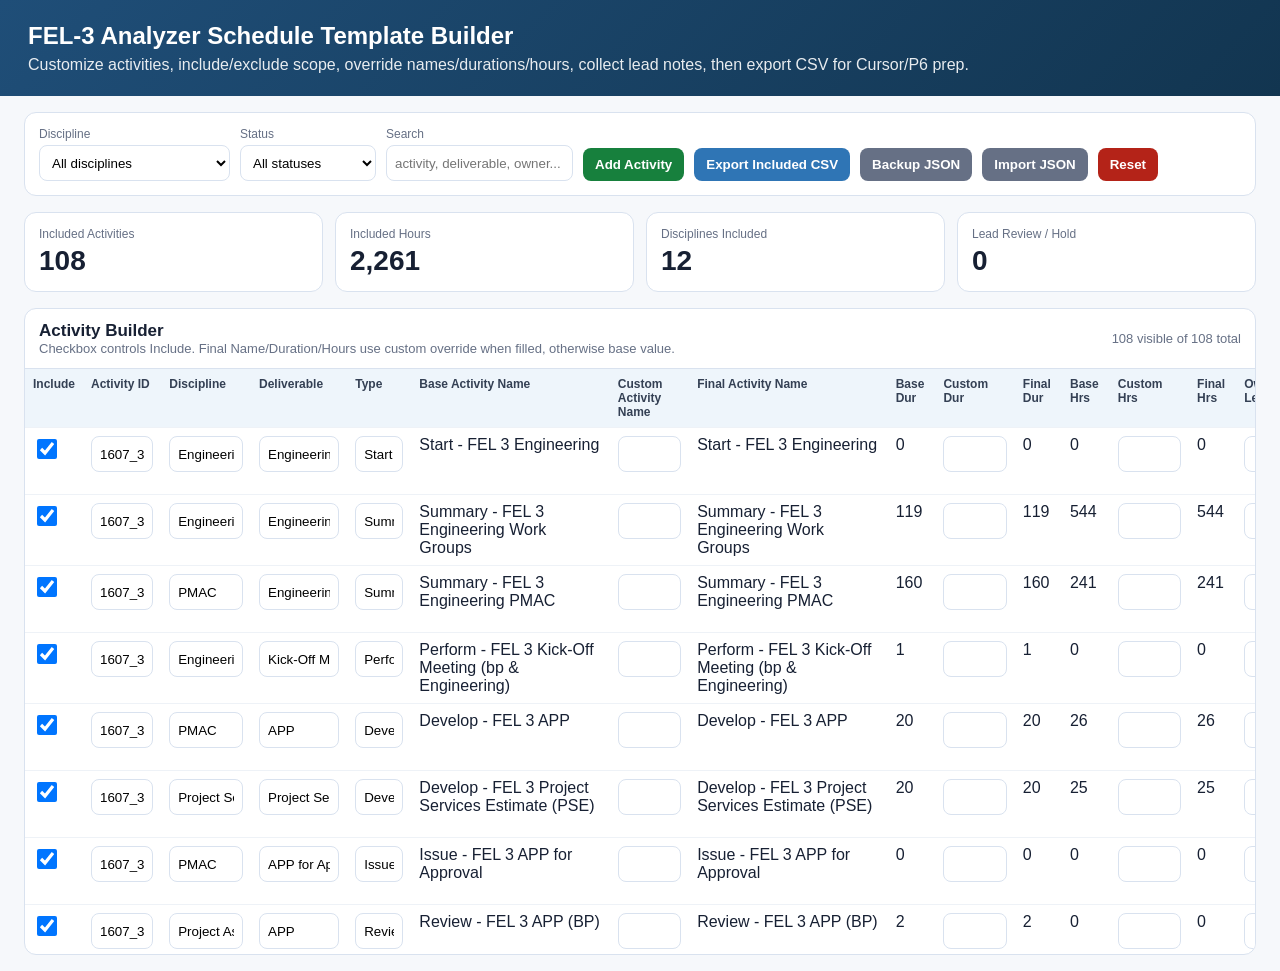
<file: reference/FEL3_Analyzer_Template_Builder_v2.html>
<!doctype html>
<html lang="en">
<head>
<meta charset="utf-8">
<meta name="viewport" content="width=device-width, initial-scale=1">
<title>FEL-3 Analyzer Schedule Template Builder</title>
<style>
:root {
  --bg:#f6f8fb; --card:#fff; --ink:#172033; --muted:#667085; --line:#d9e2ef;
  --blue:#1f4e78; --blue2:#2f75b5; --green:#17803d; --red:#b42318; --yellow:#b54708;
}
* { box-sizing:border-box; }
body { margin:0; font-family: -apple-system, BlinkMacSystemFont, "Segoe UI", Arial, sans-serif; background:var(--bg); color:var(--ink); }
header { background:linear-gradient(135deg,var(--blue),#123550); color:white; padding:22px 28px; }
h1 { margin:0 0 6px; font-size:24px; }
header p { margin:0; opacity:.9; }
.toolbar, .cards, .panel { margin:16px 24px; }
.toolbar { background:var(--card); border:1px solid var(--line); border-radius:12px; padding:14px; display:flex; gap:10px; flex-wrap:wrap; align-items:end; }
label { font-size:12px; color:var(--muted); display:block; margin-bottom:4px; }
select, input[type="text"], input[type="number"] { border:1px solid var(--line); border-radius:8px; padding:8px; min-height:36px; background:white; }
button { border:0; border-radius:8px; padding:9px 12px; background:var(--blue2); color:white; font-weight:600; cursor:pointer; }
button.secondary { background:#667085; }
button.danger { background:var(--red); }
button.green { background:var(--green); }
.cards { display:grid; grid-template-columns: repeat(4, minmax(160px,1fr)); gap:12px; }
.card { background:var(--card); border:1px solid var(--line); border-radius:12px; padding:14px; }
.card .kpi { font-size:28px; font-weight:700; margin-top:4px; }
.card .small { color:var(--muted); font-size:12px; }
.panel { background:var(--card); border:1px solid var(--line); border-radius:12px; overflow:hidden; }
.panel-head { padding:12px 14px; border-bottom:1px solid var(--line); display:flex; justify-content:space-between; gap:12px; align-items:center; }
.panel-head h2 { margin:0; font-size:17px; }
.table-wrap { overflow:auto; max-height:65vh; }
table { border-collapse:collapse; width:100%; min-width:1500px; }
th, td { border-bottom:1px solid #eef2f7; padding:8px; vertical-align:top; }
th { position:sticky; top:0; z-index:1; background:#eef5fb; text-align:left; font-size:12px; color:#344054; }
td input, td select { width:100%; }
td textarea { width:100%; min-height:34px; resize:vertical; border:1px solid var(--line); border-radius:8px; padding:7px; font-family:inherit; }
tr.excluded { opacity:.48; background:#fafafa; }
.checkbox { width:20px; height:20px; cursor:pointer; }
.badge { display:inline-block; border-radius:999px; padding:4px 8px; font-size:12px; font-weight:700; }
.b-complete { background:#dcfce7; color:#166534; }
.b-hold { background:#ffedd5; color:#9a3412; }
.b-review { background:#dbeafe; color:#1d4ed8; }
.b-other { background:#f2f4f7; color:#344054; }
.hint { color:var(--muted); font-size:13px; }
@media (max-width:900px) { .cards { grid-template-columns:1fr 1fr; } .toolbar { align-items:stretch; } }
</style>
</head>
<body>
<header>
  <h1>FEL-3 Analyzer Schedule Template Builder</h1>
  <p>Customize activities, include/exclude scope, override names/durations/hours, collect lead notes, then export CSV for Cursor/P6 prep.</p>
</header>

<section class="toolbar">
  <div><label>Discipline</label><select id="disciplineFilter"><option value="">All disciplines</option></select></div>
  <div><label>Status</label><select id="statusFilter"><option value="">All statuses</option></select></div>
  <div><label>Search</label><input id="searchBox" type="text" placeholder="activity, deliverable, owner..."></div>
  <button class="green" id="addRowBtn">Add Activity</button>
  <button id="exportCsvBtn">Export Included CSV</button>
  <button class="secondary" id="exportJsonBtn">Backup JSON</button>
  <button class="secondary" id="importJsonBtn">Import JSON</button>
  <input id="jsonFile" type="file" accept="application/json" style="display:none">
  <button class="danger" id="resetBtn">Reset</button>
</section>

<section class="cards">
  <div class="card"><div class="small">Included Activities</div><div class="kpi" id="kpiActivities">0</div></div>
  <div class="card"><div class="small">Included Hours</div><div class="kpi" id="kpiHours">0</div></div>
  <div class="card"><div class="small">Disciplines Included</div><div class="kpi" id="kpiDisciplines">0</div></div>
  <div class="card"><div class="small">Lead Review / Hold</div><div class="kpi" id="kpiReview">0</div></div>
</section>

<section class="panel">
  <div class="panel-head">
    <div>
      <h2>Activity Builder</h2>
      <div class="hint">Checkbox controls Include. Final Name/Duration/Hours use custom override when filled, otherwise base value.</div>
    </div>
    <div class="hint" id="visibleCount"></div>
  </div>
  <div class="table-wrap">
    <table id="activityTable">
      <thead>
        <tr>
          <th>Include</th><th>Activity ID</th><th>Discipline</th><th>Deliverable</th><th>Type</th>
          <th>Base Activity Name</th><th>Custom Activity Name</th><th>Final Activity Name</th>
          <th>Base Dur</th><th>Custom Dur</th><th>Final Dur</th>
          <th>Base Hrs</th><th>Custom Hrs</th><th>Final Hrs</th>
          <th>Owner / Lead</th><th>Status</th><th>Lead Notes</th><th></th>
        </tr>
      </thead>
      <tbody></tbody>
    </table>
  </div>
</section>

<script>
const DEFAULT_DATA = [{"include": true, "activity_id": "1607_31000", "discipline": "Engineering Management", "deliverable": "Engineering", "activity_type": "Start", "base_activity_name": "Start - FEL 3 Engineering", "custom_activity_name": "", "base_duration": 0, "custom_duration": "", "base_hours": 0, "custom_hours": "", "owner": "", "lead_status": "Complete", "lead_notes": ""}, {"include": true, "activity_id": "1607_31010", "discipline": "Engineering Management", "deliverable": "Engineering Work Groups", "activity_type": "Summary", "base_activity_name": "Summary - FEL 3 Engineering Work Groups", "custom_activity_name": "", "base_duration": 119, "custom_duration": "", "base_hours": 544, "custom_hours": "", "owner": "", "lead_status": "Complete", "lead_notes": ""}, {"include": true, "activity_id": "1607_31020", "discipline": "PMAC", "deliverable": "Engineering PMAC", "activity_type": "Summary", "base_activity_name": "Summary - FEL 3 Engineering PMAC", "custom_activity_name": "", "base_duration": 160, "custom_duration": "", "base_hours": 241, "custom_hours": "", "owner": "", "lead_status": "Complete", "lead_notes": ""}, {"include": true, "activity_id": "1607_31170", "discipline": "Engineering Management", "deliverable": "Kick-Off Meeting", "activity_type": "Perform", "base_activity_name": "Perform - FEL 3 Kick-Off Meeting (bp & Engineering)", "custom_activity_name": "", "base_duration": 1, "custom_duration": "", "base_hours": 0, "custom_hours": "", "owner": "", "lead_status": "Complete", "lead_notes": ""}, {"include": true, "activity_id": "1607_31030", "discipline": "PMAC", "deliverable": "APP", "activity_type": "Develop", "base_activity_name": "Develop - FEL 3 APP", "custom_activity_name": "", "base_duration": 20, "custom_duration": "", "base_hours": 26, "custom_hours": "", "owner": "", "lead_status": "Complete", "lead_notes": ""}, {"include": true, "activity_id": "1607_31040", "discipline": "Project Services", "deliverable": "Project Services Estimate", "activity_type": "Develop", "base_activity_name": "Develop - FEL 3 Project Services Estimate (PSE)", "custom_activity_name": "", "base_duration": 20, "custom_duration": "", "base_hours": 25, "custom_hours": "", "owner": "", "lead_status": "Complete", "lead_notes": ""}, {"include": true, "activity_id": "1607_31060", "discipline": "PMAC", "deliverable": "APP for Approval", "activity_type": "Issue", "base_activity_name": "Issue - FEL 3 APP for Approval", "custom_activity_name": "", "base_duration": 0, "custom_duration": "", "base_hours": 0, "custom_hours": "", "owner": "", "lead_status": "Complete", "lead_notes": ""}, {"include": true, "activity_id": "1607_31070", "discipline": "Project Assurance", "deliverable": "APP", "activity_type": "Review", "base_activity_name": "Review - FEL 3 APP (BP)", "custom_activity_name": "", "base_duration": 2, "custom_duration": "", "base_hours": 0, "custom_hours": "", "owner": "", "lead_status": "Complete", "lead_notes": ""}, {"include": true, "activity_id": "1607_31080", "discipline": "PMAC", "deliverable": "APP", "activity_type": "Approved", "base_activity_name": "Approved - FEL 3 APP", "custom_activity_name": "", "base_duration": 0, "custom_duration": "", "base_hours": 0, "custom_hours": "", "owner": "", "lead_status": "Complete", "lead_notes": ""}, {"include": true, "activity_id": "1607_31050", "discipline": "Project Assurance", "deliverable": "Setting Business Priorities", "activity_type": "Develop", "base_activity_name": "Develop - Setting Business Priorities", "custom_activity_name": "", "base_duration": 1, "custom_duration": "", "base_hours": 2, "custom_hours": "", "owner": "", "lead_status": "Complete", "lead_notes": ""}, {"include": true, "activity_id": "1607_31290", "discipline": "Project Assurance", "deliverable": "Technical Practice Agreement", "activity_type": "Develop", "base_activity_name": "Develop - Technical Practice Agreement (TPA)", "custom_activity_name": "", "base_duration": 5, "custom_duration": "", "base_hours": 2, "custom_hours": "", "owner": "", "lead_status": "Complete", "lead_notes": ""}, {"include": true, "activity_id": "1607_31500", "discipline": "Procurement", "deliverable": "Procurement & Contracting Stategy", "activity_type": "Develop", "base_activity_name": "Develop - Procurement & Contracting Stategy", "custom_activity_name": "", "base_duration": 5, "custom_duration": "", "base_hours": 2, "custom_hours": "", "owner": "", "lead_status": "Complete", "lead_notes": ""}, {"include": true, "activity_id": "1607_31760", "discipline": "Project Assurance", "deliverable": "Waste Plan", "activity_type": "Develop", "base_activity_name": "Develop - Waste Plan", "custom_activity_name": "", "base_duration": 5, "custom_duration": "", "base_hours": 2, "custom_hours": "", "owner": "", "lead_status": "Complete", "lead_notes": ""}, {"include": true, "activity_id": "1607_31970", "discipline": "Project Assurance", "deliverable": "FEL Toolbox Review *", "activity_type": "Perform", "base_activity_name": "Perform - FEL Toolbox Review *", "custom_activity_name": "", "base_duration": 1, "custom_duration": "", "base_hours": 2, "custom_hours": "", "owner": "", "lead_status": "Complete", "lead_notes": ""}, {"include": true, "activity_id": "1607_31670", "discipline": "Project Assurance", "deliverable": "Lessons Learned", "activity_type": "Perform", "base_activity_name": "Perform - Lessons Learned", "custom_activity_name": "", "base_duration": 1, "custom_duration": "", "base_hours": 2, "custom_hours": "", "owner": "", "lead_status": "Complete", "lead_notes": ""}, {"include": true, "activity_id": "1607_31560", "discipline": "Project Assurance", "deliverable": "Constructability Review & 30% 3D Model Review", "activity_type": "Perform", "base_activity_name": "Perform - Constructability Review & 30% 3D Model Review", "custom_activity_name": "", "base_duration": 1, "custom_duration": "", "base_hours": 28, "custom_hours": "", "owner": "", "lead_status": "Complete", "lead_notes": ""}, {"include": true, "activity_id": "1607_31490", "discipline": "Project Assurance", "deliverable": "Local  PHSSER", "activity_type": "Prepare", "base_activity_name": "Prepare - FEL 3  Local  PHSSER (pre-fill)", "custom_activity_name": "", "base_duration": 5, "custom_duration": "", "base_hours": 2, "custom_hours": "", "owner": "", "lead_status": "Complete", "lead_notes": ""}, {"include": true, "activity_id": "1607_31660", "discipline": "Project Assurance", "deliverable": "Risk Assessment", "activity_type": "Perform", "base_activity_name": "Perform - Risk Assessment", "custom_activity_name": "", "base_duration": 1, "custom_duration": "", "base_hours": 2, "custom_hours": "", "owner": "", "lead_status": "Complete", "lead_notes": ""}, {"include": true, "activity_id": "1607_31610", "discipline": "Project Assurance", "deliverable": "Local PHSSER", "activity_type": "Perform", "base_activity_name": "Perform - FEL 3 Local PHSSER", "custom_activity_name": "", "base_duration": 1, "custom_duration": "", "base_hours": 2, "custom_hours": "", "owner": "", "lead_status": "Complete", "lead_notes": ""}, {"include": true, "activity_id": "1607_31550", "discipline": "Project Assurance", "deliverable": "SIS I/O Assessment", "activity_type": "Develop", "base_activity_name": "Develop - SIS I/O Assessment", "custom_activity_name": "", "base_duration": 10, "custom_duration": "", "base_hours": 12, "custom_hours": "", "owner": "", "lead_status": "Complete", "lead_notes": ""}, {"include": true, "activity_id": "1607_31530", "discipline": "Project Assurance", "deliverable": "SIS Safety Plan", "activity_type": "Develop", "base_activity_name": "Develop - SIS Safety Plan", "custom_activity_name": "", "base_duration": 1, "custom_duration": "", "base_hours": 6, "custom_hours": "", "owner": "", "lead_status": "Complete", "lead_notes": ""}, {"include": true, "activity_id": "1607_31650", "discipline": "Engineering", "deliverable": "PEP / SoR / BoD", "activity_type": "Develop", "base_activity_name": "Develop - FEL 3 PEP / SoR / BoD", "custom_activity_name": "", "base_duration": 10, "custom_duration": "", "base_hours": 6, "custom_hours": "", "owner": "", "lead_status": "Complete", "lead_notes": ""}, {"include": true, "activity_id": "1607_31720", "discipline": "Project Assurance", "deliverable": "PEP / SoR / BoD for Review", "activity_type": "Issue", "base_activity_name": "Issue - FEL 3 PEP / SoR / BoD for Review", "custom_activity_name": "", "base_duration": 0, "custom_duration": "", "base_hours": 0, "custom_hours": "", "owner": "", "lead_status": "Complete", "lead_notes": ""}, {"include": true, "activity_id": "1607_31770", "discipline": "Project Assurance", "deliverable": "PEP / SoR / BoD", "activity_type": "Review", "base_activity_name": "Review - FEL 3 PEP / SoR / BoD", "custom_activity_name": "", "base_duration": 5, "custom_duration": "", "base_hours": 0, "custom_hours": "", "owner": "", "lead_status": "Complete", "lead_notes": ""}, {"include": true, "activity_id": "1607_31800", "discipline": "PMAC", "deliverable": "PEP / SoR / BoD", "activity_type": "Approved", "base_activity_name": "Approved - FEL 3 PEP / SoR / BoD", "custom_activity_name": "", "base_duration": 0, "custom_duration": "", "base_hours": 0, "custom_hours": "", "owner": "", "lead_status": "Complete", "lead_notes": ""}, {"include": true, "activity_id": "1607_31090", "discipline": "Engineering", "deliverable": "Preliminary 3D Model", "activity_type": "Develop", "base_activity_name": "Develop - Preliminary 3D Model", "custom_activity_name": "", "base_duration": 59, "custom_duration": "", "base_hours": 256, "custom_hours": "", "owner": "", "lead_status": "Complete", "lead_notes": ""}, {"include": true, "activity_id": "1607_31520", "discipline": "Project Assurance", "deliverable": "3D Model Review", "activity_type": "Perform", "base_activity_name": "Perform - 3D Model Review (Internal)", "custom_activity_name": "", "base_duration": 1, "custom_duration": "", "base_hours": 18, "custom_hours": "", "owner": "", "lead_status": "Complete", "lead_notes": ""}, {"include": true, "activity_id": "1607_31540", "discipline": "Project Assurance", "deliverable": "3D Model Review  Comments", "activity_type": "Incorporate", "base_activity_name": "Incorporate - 3D Model Review (Internal) Comments", "custom_activity_name": "", "base_duration": 1, "custom_duration": "", "base_hours": 15, "custom_hours": "", "owner": "", "lead_status": "Complete", "lead_notes": ""}, {"include": true, "activity_id": "1607_31570", "discipline": "Project Assurance", "deliverable": "3D Model Review W/bp", "activity_type": "Perform", "base_activity_name": "Perform - 3D Model Review W/bp", "custom_activity_name": "", "base_duration": 1, "custom_duration": "", "base_hours": 18, "custom_hours": "", "owner": "", "lead_status": "Complete", "lead_notes": ""}, {"include": true, "activity_id": "1607_31590", "discipline": "Project Assurance", "deliverable": "3D Model Review W/bp Comments", "activity_type": "Incorporate", "base_activity_name": "Incorporate - 3D Model Review W/bp Comments", "custom_activity_name": "", "base_duration": 3, "custom_duration": "", "base_hours": 17, "custom_hours": "", "owner": "", "lead_status": "Complete", "lead_notes": ""}, {"include": true, "activity_id": "1607_31100", "discipline": "Process", "deliverable": "Data Sheets", "activity_type": "Develop", "base_activity_name": "Develop - Data Sheets", "custom_activity_name": "", "base_duration": 9, "custom_duration": "", "base_hours": 18, "custom_hours": "", "owner": "", "lead_status": "Complete", "lead_notes": ""}, {"include": true, "activity_id": "1607_31680", "discipline": "Process", "deliverable": "Process Design Basis", "activity_type": "Develop", "base_activity_name": "Develop - Process Design Basis", "custom_activity_name": "", "base_duration": 10, "custom_duration": "", "base_hours": 12, "custom_hours": "", "owner": "", "lead_status": "Complete", "lead_notes": ""}, {"include": true, "activity_id": "1607_31430", "discipline": "Mechanical", "deliverable": "Equipment List", "activity_type": "Develop", "base_activity_name": "Develop - Equipment List", "custom_activity_name": "", "base_duration": 5, "custom_duration": "", "base_hours": 4, "custom_hours": "", "owner": "", "lead_status": "Complete", "lead_notes": ""}, {"include": true, "activity_id": "1607_31460", "discipline": "Mechanical", "deliverable": "Existing Drawing Review/Nozzle Locations", "activity_type": "Develop", "base_activity_name": "Develop - Existing Drawing Review/Nozzle Locations", "custom_activity_name": "", "base_duration": 10, "custom_duration": "", "base_hours": 16, "custom_hours": "", "owner": "", "lead_status": "Complete", "lead_notes": ""}, {"include": true, "activity_id": "1607_31470", "discipline": "Mechanical", "deliverable": "Specialty Item List", "activity_type": "Develop", "base_activity_name": "Develop - Specialty Item List", "custom_activity_name": "", "base_duration": 5, "custom_duration": "", "base_hours": 6, "custom_hours": "", "owner": "", "lead_status": "Complete", "lead_notes": ""}, {"include": true, "activity_id": "1607_31580", "discipline": "Mechanical", "deliverable": "Equipment List/Specialty Items List", "activity_type": "Finalize", "base_activity_name": "Finalize - Equipment List/Specialty Items List", "custom_activity_name": "", "base_duration": 5, "custom_duration": "", "base_hours": 0, "custom_hours": "", "owner": "", "lead_status": "Complete", "lead_notes": ""}, {"include": true, "activity_id": "1607_31110", "discipline": "Piping", "deliverable": "Laser Scanning & Registration", "activity_type": "Perform", "base_activity_name": "Perform - Laser Scanning & Registration", "custom_activity_name": "", "base_duration": 19, "custom_duration": "", "base_hours": 49, "custom_hours": "", "owner": "", "lead_status": "Complete", "lead_notes": ""}, {"include": true, "activity_id": "1607_31210", "discipline": "Piping", "deliverable": "Cadworx Specs", "activity_type": "Review", "base_activity_name": "Review -  Cadworx Specs", "custom_activity_name": "", "base_duration": 5, "custom_duration": "", "base_hours": 8, "custom_hours": "", "owner": "", "lead_status": "Complete", "lead_notes": ""}, {"include": true, "activity_id": "1607_31130", "discipline": "I&C", "deliverable": "Block Diagram/Instrument Index", "activity_type": "Develop", "base_activity_name": "Develop - Block Diagram/Instrument Index", "custom_activity_name": "", "base_duration": 10, "custom_duration": "", "base_hours": 52, "custom_hours": "", "owner": "", "lead_status": "Complete", "lead_notes": ""}, {"include": true, "activity_id": "1607_31150", "discipline": "I&C", "deliverable": "Preliminary Datasheets", "activity_type": "Develop", "base_activity_name": "Develop - Preliminary Datasheets", "custom_activity_name": "", "base_duration": 10, "custom_duration": "", "base_hours": 65, "custom_hours": "", "owner": "", "lead_status": "Complete", "lead_notes": ""}, {"include": true, "activity_id": "1607_31190", "discipline": "I&C", "deliverable": "Preliminary Loop Drawings", "activity_type": "Develop", "base_activity_name": "Develop - Preliminary Loop Drawings", "custom_activity_name": "", "base_duration": 5, "custom_duration": "", "base_hours": 26, "custom_hours": "", "owner": "", "lead_status": "Complete", "lead_notes": ""}, {"include": true, "activity_id": "1607_31370", "discipline": "I&C", "deliverable": "DCS  Configuration Sheets", "activity_type": "Develop", "base_activity_name": "Develop - DCS  Configuration Sheets", "custom_activity_name": "", "base_duration": 10, "custom_duration": "", "base_hours": 26, "custom_hours": "", "owner": "", "lead_status": "Complete", "lead_notes": ""}, {"include": true, "activity_id": "1607_31380", "discipline": "I&C", "deliverable": "C&E Redlines", "activity_type": "Develop", "base_activity_name": "Develop - C&E Redlines", "custom_activity_name": "", "base_duration": 10, "custom_duration": "", "base_hours": 20, "custom_hours": "", "owner": "", "lead_status": "Complete", "lead_notes": ""}, {"include": true, "activity_id": "1607_31340", "discipline": "I&C", "deliverable": "Block Diagram", "activity_type": "Finalize", "base_activity_name": "Finalize - Block Diagram", "custom_activity_name": "", "base_duration": 5, "custom_duration": "", "base_hours": 4, "custom_hours": "", "owner": "", "lead_status": "Complete", "lead_notes": ""}, {"include": true, "activity_id": "1607_31350", "discipline": "I&C", "deliverable": "Preliminary Instrument Index", "activity_type": "Finalize", "base_activity_name": "Finalize - Preliminary Instrument Index", "custom_activity_name": "", "base_duration": 5, "custom_duration": "", "base_hours": 4, "custom_hours": "", "owner": "", "lead_status": "Complete", "lead_notes": ""}, {"include": true, "activity_id": "1607_31360", "discipline": "I&C", "deliverable": "Logic Diagrams", "activity_type": "Develop", "base_activity_name": "Develop - Logic Diagrams", "custom_activity_name": "", "base_duration": 5, "custom_duration": "", "base_hours": 23, "custom_hours": "", "owner": "", "lead_status": "Complete", "lead_notes": ""}, {"include": true, "activity_id": "1607_31120", "discipline": "Electrical", "deliverable": "Preliminary Area Classification", "activity_type": "Develop", "base_activity_name": "Develop - Preliminary Area Classification", "custom_activity_name": "", "base_duration": 38, "custom_duration": "", "base_hours": 8, "custom_hours": "", "owner": "", "lead_status": "Complete", "lead_notes": ""}, {"include": true, "activity_id": "1607_31160", "discipline": "Electrical", "deliverable": "Preliminary Electrical Plan Drawings", "activity_type": "Develop", "base_activity_name": "Develop - Preliminary Electrical Plan Drawings", "custom_activity_name": "", "base_duration": 50, "custom_duration": "", "base_hours": 40, "custom_hours": "", "owner": "", "lead_status": "Complete", "lead_notes": ""}, {"include": true, "activity_id": "1607_31200", "discipline": "Project Services", "deliverable": "Preliminary Panel Schedules", "activity_type": "Develop", "base_activity_name": "Develop - Preliminary Panel Schedules", "custom_activity_name": "", "base_duration": 45, "custom_duration": "", "base_hours": 8, "custom_hours": "", "owner": "", "lead_status": "Complete", "lead_notes": ""}, {"include": true, "activity_id": "1607_31220", "discipline": "Electrical", "deliverable": "Preliminary Block Diagrams", "activity_type": "Develop", "base_activity_name": "Develop - Preliminary Block Diagrams", "custom_activity_name": "", "base_duration": 40, "custom_duration": "", "base_hours": 20, "custom_hours": "", "owner": "", "lead_status": "Complete", "lead_notes": ""}, {"include": true, "activity_id": "1607_31600", "discipline": "Electrical", "deliverable": "Preliminary Scope Narative", "activity_type": "Develop", "base_activity_name": "Develop - Preliminary Scope Narative", "custom_activity_name": "", "base_duration": 15, "custom_duration": "", "base_hours": 8, "custom_hours": "", "owner": "", "lead_status": "Complete", "lead_notes": ""}, {"include": true, "activity_id": "1607_31140", "discipline": "Civil/Structural", "deliverable": "Demo Sketches", "activity_type": "Develop", "base_activity_name": "Develop - Demo Sketches", "custom_activity_name": "", "base_duration": 25, "custom_duration": "", "base_hours": 68, "custom_hours": "", "owner": "", "lead_status": "Complete", "lead_notes": ""}, {"include": true, "activity_id": "1607_31440", "discipline": "Civil/Structural", "deliverable": "Platform Sketches", "activity_type": "Develop", "base_activity_name": "Develop - Platform Sketches", "custom_activity_name": "", "base_duration": 16, "custom_duration": "", "base_hours": 72, "custom_hours": "", "owner": "", "lead_status": "Complete", "lead_notes": ""}, {"include": true, "activity_id": "1607_31450", "discipline": "Civil/Structural", "deliverable": "Platform Calcs", "activity_type": "Develop", "base_activity_name": "Develop - Platform Calcs", "custom_activity_name": "", "base_duration": 16, "custom_duration": "", "base_hours": 40, "custom_hours": "", "owner": "", "lead_status": "Complete", "lead_notes": ""}, {"include": true, "activity_id": "1607_31180", "discipline": "Process", "deliverable": "P&IDs/Line Lists/Tie-In List", "activity_type": "Develop", "base_activity_name": "Develop - P&IDs/Line Lists/Tie-In List", "custom_activity_name": "", "base_duration": 10, "custom_duration": "", "base_hours": 144, "custom_hours": "", "owner": "", "lead_status": "Complete", "lead_notes": ""}, {"include": true, "activity_id": "1607_31230", "discipline": "Process", "deliverable": "P&IDs/LL/TIL for Initial Design Review", "activity_type": "Draft", "base_activity_name": "Draft - P&IDs/LL/TIL for Initial Design Review", "custom_activity_name": "", "base_duration": 5, "custom_duration": "", "base_hours": 8, "custom_hours": "", "owner": "", "lead_status": "Complete", "lead_notes": ""}, {"include": true, "activity_id": "1607_31240", "discipline": "Process", "deliverable": "Initial P&ID Review", "activity_type": "Perform", "base_activity_name": "Perform - Initial P&ID Review", "custom_activity_name": "", "base_duration": 1, "custom_duration": "", "base_hours": 16, "custom_hours": "", "owner": "", "lead_status": "Complete", "lead_notes": ""}, {"include": true, "activity_id": "1607_31250", "discipline": "Process", "deliverable": "P&ID Design Review Comments", "activity_type": "Incorporate", "base_activity_name": "Incorporate - P&ID Design Review Comments", "custom_activity_name": "", "base_duration": 1, "custom_duration": "", "base_hours": 14, "custom_hours": "", "owner": "", "lead_status": "Complete", "lead_notes": ""}, {"include": true, "activity_id": "1607_31260", "discipline": "Process", "deliverable": "To PA's P&IDS IFR", "activity_type": "Perform", "base_activity_name": "Perform - To PA's P&IDS IFR", "custom_activity_name": "", "base_duration": 1, "custom_duration": "", "base_hours": 1, "custom_hours": "", "owner": "", "lead_status": "Complete", "lead_notes": ""}, {"include": true, "activity_id": "1607_31270", "discipline": "Process", "deliverable": "P&IDs/LL/TIL for Review", "activity_type": "Issue", "base_activity_name": "Issue - P&IDs/LL/TIL for Review", "custom_activity_name": "", "base_duration": 0, "custom_duration": "", "base_hours": 0, "custom_hours": "", "owner": "", "lead_status": "Complete", "lead_notes": ""}, {"include": true, "activity_id": "1607_31280", "discipline": "Process", "deliverable": "P&IDs/LL/TIL", "activity_type": "BP Review", "base_activity_name": "BP Review - P&IDs/LL/TIL", "custom_activity_name": "", "base_duration": 4, "custom_duration": "", "base_hours": 0, "custom_hours": "", "owner": "", "lead_status": "Complete", "lead_notes": ""}, {"include": true, "activity_id": "1607_31300", "discipline": "Process", "deliverable": "P&IDs/LL/TIL BP Review Meeting", "activity_type": "Perform", "base_activity_name": "Perform - P&IDs/LL/TIL BP Review Meeting", "custom_activity_name": "", "base_duration": 1, "custom_duration": "", "base_hours": 16, "custom_hours": "", "owner": "", "lead_status": "Complete", "lead_notes": ""}, {"include": true, "activity_id": "1607_31310", "discipline": "Process", "deliverable": "BP P&IDs/LL/TIL Review Comments", "activity_type": "Incorporate", "base_activity_name": "Incorporate - BP P&IDs/LL/TIL Review Comments", "custom_activity_name": "", "base_duration": 3, "custom_duration": "", "base_hours": 14, "custom_hours": "", "owner": "", "lead_status": "Complete", "lead_notes": ""}, {"include": true, "activity_id": "1607_31320", "discipline": "Process", "deliverable": "P&ID for Validation", "activity_type": "Facilitator Review", "base_activity_name": "Facilitator Review - P&ID for Validation", "custom_activity_name": "", "base_duration": 7, "custom_duration": "", "base_hours": 2, "custom_hours": "", "owner": "", "lead_status": "Complete", "lead_notes": ""}, {"include": true, "activity_id": "1607_31330", "discipline": "Process", "deliverable": "P&ID Validation Meeting", "activity_type": "Perform", "base_activity_name": "Perform - P&ID Validation Meeting", "custom_activity_name": "", "base_duration": 1, "custom_duration": "", "base_hours": 16, "custom_hours": "", "owner": "", "lead_status": "Complete", "lead_notes": ""}, {"include": true, "activity_id": "1607_31390", "discipline": "Process", "deliverable": "P&ID Validation Meeting", "activity_type": "Incorporate Comments", "base_activity_name": "Incorporate Comments - P&ID Validation Meeting", "custom_activity_name": "", "base_duration": 3, "custom_duration": "", "base_hours": 14, "custom_hours": "", "owner": "", "lead_status": "Complete", "lead_notes": ""}, {"include": true, "activity_id": "1607_31400", "discipline": "Process", "deliverable": "To PA's  <IFH>", "activity_type": "Perform", "base_activity_name": "Perform - To PA's  <IFH>", "custom_activity_name": "", "base_duration": 1, "custom_duration": "", "base_hours": 1, "custom_hours": "", "owner": "", "lead_status": "Complete", "lead_notes": ""}, {"include": true, "activity_id": "1607_31410", "discipline": "Process", "deliverable": "P&IDs/LL/TIL for HAZOP", "activity_type": "Issue", "base_activity_name": "Issue - P&IDs/LL/TIL for HAZOP", "custom_activity_name": "", "base_duration": 0, "custom_duration": "", "base_hours": 0, "custom_hours": "", "owner": "", "lead_status": "Complete", "lead_notes": ""}, {"include": true, "activity_id": "1607_31420", "discipline": "Process", "deliverable": "P&IDs/LL/TIL for HAZOP", "activity_type": "Client Review", "base_activity_name": "Client Review - P&IDs/LL/TIL for HAZOP", "custom_activity_name": "", "base_duration": 2, "custom_duration": "", "base_hours": 0, "custom_hours": "", "owner": "", "lead_status": "Complete", "lead_notes": ""}, {"include": true, "activity_id": "1607_31480", "discipline": "Process", "deliverable": "PHA Meeting", "activity_type": "Perform", "base_activity_name": "Perform - PHA Meeting", "custom_activity_name": "", "base_duration": 1, "custom_duration": "", "base_hours": 18, "custom_hours": "", "owner": "", "lead_status": "Complete", "lead_notes": ""}, {"include": true, "activity_id": "1607_31510", "discipline": "Process", "deliverable": "PHA Comments", "activity_type": "Incorporate", "base_activity_name": "Incorporate - PHA Comments", "custom_activity_name": "", "base_duration": 5, "custom_duration": "", "base_hours": 14, "custom_hours": "", "owner": "", "lead_status": "Complete", "lead_notes": ""}, {"include": true, "activity_id": "1607_31620", "discipline": "Process", "deliverable": "MOC Log", "activity_type": "Review", "base_activity_name": "Review - MOC Log", "custom_activity_name": "", "base_duration": 1, "custom_duration": "", "base_hours": 2, "custom_hours": "", "owner": "", "lead_status": "Complete", "lead_notes": ""}, {"include": true, "activity_id": "1607_31630", "discipline": "Process", "deliverable": "To PA's Doc Control Review QA/QC", "activity_type": "Perform", "base_activity_name": "Perform - To PA's Doc Control Review QA/QC (IFD)", "custom_activity_name": "", "base_duration": 1, "custom_duration": "", "base_hours": 1, "custom_hours": "", "owner": "", "lead_status": "Complete", "lead_notes": ""}, {"include": true, "activity_id": "1607_31640", "discipline": "Process", "deliverable": "P&IDs/LL/TIL - IFE/IFD", "activity_type": "Issue", "base_activity_name": "Issue - P&IDs/LL/TIL - IFE/IFD", "custom_activity_name": "", "base_duration": 0, "custom_duration": "", "base_hours": 0, "custom_hours": "", "owner": "", "lead_status": "Complete", "lead_notes": ""}, {"include": true, "activity_id": "1607_31700", "discipline": "Project Services", "deliverable": "Execute Project Services Estimate", "activity_type": "Develop", "base_activity_name": "Develop - Execute Project Services Estimate (PSE)", "custom_activity_name": "", "base_duration": 10, "custom_duration": "", "base_hours": 25, "custom_hours": "", "owner": "", "lead_status": "Complete", "lead_notes": ""}, {"include": true, "activity_id": "1607_31710", "discipline": "Project Services", "deliverable": "Execute APP", "activity_type": "Develop", "base_activity_name": "Develop - Execute APP", "custom_activity_name": "", "base_duration": 10, "custom_duration": "", "base_hours": 26, "custom_hours": "", "owner": "", "lead_status": "Complete", "lead_notes": ""}, {"include": true, "activity_id": "1607_31780", "discipline": "Project Services", "deliverable": "Execute APP for Review", "activity_type": "Issue", "base_activity_name": "Issue - Execute APP for Review", "custom_activity_name": "", "base_duration": 0, "custom_duration": "", "base_hours": 0, "custom_hours": "", "owner": "", "lead_status": "Complete", "lead_notes": ""}, {"include": true, "activity_id": "1607_31790", "discipline": "Project Services", "deliverable": "Execute APP", "activity_type": "Review", "base_activity_name": "Review - Execute APP (BP)", "custom_activity_name": "", "base_duration": 10, "custom_duration": "", "base_hours": 0, "custom_hours": "", "owner": "", "lead_status": "Complete", "lead_notes": ""}, {"include": true, "activity_id": "1607_31850", "discipline": "Project Services", "deliverable": "Execute APP", "activity_type": "Approved", "base_activity_name": "Approved - Execute APP", "custom_activity_name": "", "base_duration": 0, "custom_duration": "", "base_hours": 0, "custom_hours": "", "owner": "", "lead_status": "Complete", "lead_notes": ""}, {"include": true, "activity_id": "1607_31690", "discipline": "Project Services", "deliverable": "MTOs & Estimate Inputs", "activity_type": "Develop", "base_activity_name": "Develop - MTOs & Estimate Inputs", "custom_activity_name": "", "base_duration": 5, "custom_duration": "", "base_hours": 32, "custom_hours": "", "owner": "", "lead_status": "Complete", "lead_notes": ""}, {"include": true, "activity_id": "1607_31730", "discipline": "Project Services", "deliverable": "End of  Estimate & Basis", "activity_type": "Develop", "base_activity_name": "Develop - End of FEL 3 Estimate & Basis", "custom_activity_name": "", "base_duration": 8, "custom_duration": "", "base_hours": 30, "custom_hours": "", "owner": "", "lead_status": "Complete", "lead_notes": ""}, {"include": true, "activity_id": "1607_31810", "discipline": "Project Services", "deliverable": "End of  Estimate & Basis for bp Review", "activity_type": "Issue", "base_activity_name": "Issue - End of FEL 3 Estimate & Basis for bp Review", "custom_activity_name": "", "base_duration": 0, "custom_duration": "", "base_hours": 0, "custom_hours": "", "owner": "", "lead_status": "Complete", "lead_notes": ""}, {"include": true, "activity_id": "1607_31820", "discipline": "Project Services", "deliverable": "End of  Estimate & Basis", "activity_type": "bp Review", "base_activity_name": "bp Review - End of FEL 3 Estimate & Basis", "custom_activity_name": "", "base_duration": 5, "custom_duration": "", "base_hours": 0, "custom_hours": "", "owner": "", "lead_status": "Complete", "lead_notes": ""}, {"include": true, "activity_id": "1607_31860", "discipline": "Project Services", "deliverable": "End of  Cost Estimate Review", "activity_type": "Perform", "base_activity_name": "Perform - End of FEL 3 Cost Estimate Review", "custom_activity_name": "", "base_duration": 1, "custom_duration": "", "base_hours": 4, "custom_hours": "", "owner": "", "lead_status": "Complete", "lead_notes": ""}, {"include": true, "activity_id": "1607_31870", "discipline": "Project Services", "deliverable": "End of  Estimate Review Comments", "activity_type": "Incorporate", "base_activity_name": "Incorporate - End of FEL 3 Estimate Review Comments", "custom_activity_name": "", "base_duration": 6, "custom_duration": "", "base_hours": 8, "custom_hours": "", "owner": "", "lead_status": "Complete", "lead_notes": ""}, {"include": true, "activity_id": "1607_31900", "discipline": "Project Services", "deliverable": "End of  Estimate & Basis for Approval", "activity_type": "Issue", "base_activity_name": "Issue - End of FEL 3 Estimate & Basis for Approval", "custom_activity_name": "", "base_duration": 0, "custom_duration": "", "base_hours": 0, "custom_hours": "", "owner": "", "lead_status": "Complete", "lead_notes": ""}, {"include": true, "activity_id": "1607_31910", "discipline": "Project Services", "deliverable": "End of  Estimate & Basis", "activity_type": "bp Review", "base_activity_name": "bp Review - End of FEL 3 Estimate & Basis", "custom_activity_name": "", "base_duration": 5, "custom_duration": "", "base_hours": 0, "custom_hours": "", "owner": "", "lead_status": "Complete", "lead_notes": ""}, {"include": true, "activity_id": "1607_31940", "discipline": "Project Services", "deliverable": "End of  Cost Estimate", "activity_type": "Approved", "base_activity_name": "Approved - End of FEL 3 Cost Estimate", "custom_activity_name": "", "base_duration": 0, "custom_duration": "", "base_hours": 0, "custom_hours": "", "owner": "", "lead_status": "Complete", "lead_notes": ""}, {"include": true, "activity_id": "1607_31740", "discipline": "Project Services", "deliverable": "End of  Schedule & Basis", "activity_type": "Develop", "base_activity_name": "Develop - End of FEL 3 Schedule & Basis", "custom_activity_name": "", "base_duration": 3, "custom_duration": "", "base_hours": 10, "custom_hours": "", "owner": "", "lead_status": "Complete", "lead_notes": ""}, {"include": true, "activity_id": "1607_31750", "discipline": "Project Services", "deliverable": "End of  Engineering Interactive Planning Session", "activity_type": "Perform", "base_activity_name": "Perform - End of FEL 3 Engineering Interactive Planning Session", "custom_activity_name": "", "base_duration": 1, "custom_duration": "", "base_hours": 7, "custom_hours": "", "owner": "", "lead_status": "Complete", "lead_notes": ""}, {"include": true, "activity_id": "1607_31830", "discipline": "Project Services", "deliverable": "End of  Schedule & Basis for bp Review", "activity_type": "Issue", "base_activity_name": "Issue - End of FEL 3 Schedule & Basis for bp Review", "custom_activity_name": "", "base_duration": 0, "custom_duration": "", "base_hours": 0, "custom_hours": "", "owner": "", "lead_status": "Complete", "lead_notes": ""}, {"include": true, "activity_id": "1607_31840", "discipline": "Project Services", "deliverable": "End of  Schedule & Basis", "activity_type": "bp Review", "base_activity_name": "bp Review - End of FEL 3 Schedule & Basis", "custom_activity_name": "", "base_duration": 4, "custom_duration": "", "base_hours": 0, "custom_hours": "", "owner": "", "lead_status": "Complete", "lead_notes": ""}, {"include": true, "activity_id": "1607_31880", "discipline": "Project Services", "deliverable": "End of  Schedule Review", "activity_type": "Perform", "base_activity_name": "Perform - End of FEL 3 Schedule Review (bp)", "custom_activity_name": "", "base_duration": 1, "custom_duration": "", "base_hours": 2, "custom_hours": "", "owner": "", "lead_status": "Complete", "lead_notes": ""}, {"include": true, "activity_id": "1607_31890", "discipline": "Project Services", "deliverable": "End of  Review Comments", "activity_type": "Incorporate", "base_activity_name": "Incorporate - End of FEL 3 Review Comments", "custom_activity_name": "", "base_duration": 6, "custom_duration": "", "base_hours": 4, "custom_hours": "", "owner": "", "lead_status": "Complete", "lead_notes": ""}, {"include": true, "activity_id": "1607_31920", "discipline": "Project Services", "deliverable": "End of  Schedule & Basis for Approval", "activity_type": "Issue", "base_activity_name": "Issue - End of FEL 3 Schedule & Basis for Approval", "custom_activity_name": "", "base_duration": 0, "custom_duration": "", "base_hours": 0, "custom_hours": "", "owner": "", "lead_status": "Complete", "lead_notes": ""}, {"include": true, "activity_id": "1607_31930", "discipline": "Project Services", "deliverable": "End of  Schedule & Basis", "activity_type": "Review", "base_activity_name": "Review - End of FEL 3 Schedule & Basis", "custom_activity_name": "", "base_duration": 5, "custom_duration": "", "base_hours": 0, "custom_hours": "", "owner": "", "lead_status": "Complete", "lead_notes": ""}, {"include": true, "activity_id": "1607_31960", "discipline": "Project Services", "deliverable": "End of  Schedule", "activity_type": "Approved", "base_activity_name": "Approved - End of FEL 3 Schedule", "custom_activity_name": "", "base_duration": 0, "custom_duration": "", "base_hours": 0, "custom_hours": "", "owner": "", "lead_status": "Complete", "lead_notes": ""}, {"include": true, "activity_id": "1607_31950", "discipline": "Engineering", "deliverable": "DSP", "activity_type": "Compile", "base_activity_name": "Compile - FEL 3 DSP", "custom_activity_name": "", "base_duration": 5, "custom_duration": "", "base_hours": 5, "custom_hours": "", "owner": "", "lead_status": "Complete", "lead_notes": ""}, {"include": true, "activity_id": "1607_31980", "discipline": "Engineering", "deliverable": "DSP to bp PM", "activity_type": "Issue", "base_activity_name": "Issue - FEL 3 DSP to bp PM", "custom_activity_name": "", "base_duration": 0, "custom_duration": "", "base_hours": 0, "custom_hours": "", "owner": "", "lead_status": "Complete", "lead_notes": ""}, {"include": true, "activity_id": "1607_31990", "discipline": "Engineering", "deliverable": "bp PM  DSP Comments", "activity_type": "Incorporate", "base_activity_name": "Incorporate - bp PM FEL 3 DSP Comments", "custom_activity_name": "", "base_duration": 2, "custom_duration": "", "base_hours": 0, "custom_hours": "", "owner": "", "lead_status": "Complete", "lead_notes": ""}, {"include": true, "activity_id": "1607_32000", "discipline": "Engineering", "deliverable": "DSP to bp Program Lead", "activity_type": "Issue", "base_activity_name": "Issue - FEL 3 DSP to bp Program Lead", "custom_activity_name": "", "base_duration": 0, "custom_duration": "", "base_hours": 0, "custom_hours": "", "owner": "", "lead_status": "Complete", "lead_notes": ""}, {"include": true, "activity_id": "1607_32010", "discipline": "Project Assurance", "deliverable": "DSP by bp Program Lead", "activity_type": "Review & Comment", "base_activity_name": "Review & Comment - FEL 3 DSP by bp Program Lead", "custom_activity_name": "", "base_duration": 7, "custom_duration": "", "base_hours": 0, "custom_hours": "", "owner": "", "lead_status": "Complete", "lead_notes": ""}, {"include": true, "activity_id": "1607_32020", "discipline": "Engineering", "deliverable": "Program Lead  DSP Comments", "activity_type": "Incorporate", "base_activity_name": "Incorporate - Program Lead FEL 3 DSP Comments", "custom_activity_name": "", "base_duration": 2, "custom_duration": "", "base_hours": 0, "custom_hours": "", "owner": "", "lead_status": "Complete", "lead_notes": ""}, {"include": true, "activity_id": "1607_32030", "discipline": "Engineering", "deliverable": "DSP to bp Leadership", "activity_type": "Issue", "base_activity_name": "Issue - FEL 3 DSP to bp Leadership", "custom_activity_name": "", "base_duration": 0, "custom_duration": "", "base_hours": 0, "custom_hours": "", "owner": "", "lead_status": "Complete", "lead_notes": ""}, {"include": true, "activity_id": "1607_32040", "discipline": "Project Assurance", "deliverable": "DSP by bp Leadership", "activity_type": "Review", "base_activity_name": "Review - FEL 3 DSP by bp Leadership", "custom_activity_name": "", "base_duration": 10, "custom_duration": "", "base_hours": 0, "custom_hours": "", "owner": "", "lead_status": "Complete", "lead_notes": ""}, {"include": true, "activity_id": "1607_32050", "discipline": "Engineering", "deliverable": "DSP Sign-Off Meeting", "activity_type": "Perform", "base_activity_name": "Perform - FEL 3 DSP Sign-Off Meeting", "custom_activity_name": "", "base_duration": 1, "custom_duration": "", "base_hours": 0, "custom_hours": "", "owner": "", "lead_status": "Complete", "lead_notes": ""}, {"include": true, "activity_id": "1607_32060", "discipline": "PMAC", "deliverable": "DSP", "activity_type": "Approved", "base_activity_name": "Approved - FEL 3 DSP", "custom_activity_name": "", "base_duration": 0, "custom_duration": "", "base_hours": 0, "custom_hours": "", "owner": "", "lead_status": "Complete", "lead_notes": ""}, {"include": true, "activity_id": "1607_32070", "discipline": "PMAC", "deliverable": "AFC Funding", "activity_type": "Receive", "base_activity_name": "Receive - AFC Funding", "custom_activity_name": "", "base_duration": 5, "custom_duration": "", "base_hours": 0, "custom_hours": "", "owner": "", "lead_status": "Complete", "lead_notes": ""}];
const STORAGE_KEY = "fel3_analyzer_template_builder_v2";
const DISCIPLINES = ["Civil/Structural", "Electrical", "Engineering", "Engineering Management", "I&C", "Mechanical", "PMAC", "Piping", "Process", "Procurement", "Project Assurance", "Project Services"];
const STATUSES = ["Not Started", "In Progress", "Lead Review", "Complete", "Hold", "Delete / Exclude"];
let activities = loadData();

function loadData() {
  try {
    const raw = localStorage.getItem(STORAGE_KEY);
    return raw ? JSON.parse(raw) : structuredClone(DEFAULT_DATA);
  } catch(e) { return structuredClone(DEFAULT_DATA); }
}
function saveData() { localStorage.setItem(STORAGE_KEY, JSON.stringify(activities)); }
function finalName(a) { return (a.custom_activity_name || "").trim() || a.base_activity_name || ""; }
function finalDur(a) { return Number(a.custom_duration !== "" ? a.custom_duration : a.base_duration) || 0; }
function finalHours(a) { return Number(a.custom_hours !== "" ? a.custom_hours : a.base_hours) || 0; }
function escapeHtml(s) { return String(s ?? "").replace(/[&<>"']/g, m => ({"&":"&amp;","<":"&lt;",">":"&gt;",'"':"&quot;","'":"&#039;"}[m])); }
function statusBadge(status) {
  const cls = status === "Complete" ? "b-complete" : status === "Hold" ? "b-hold" : status === "Lead Review" ? "b-review" : "b-other";
  return `<span class="badge ${cls}">${escapeHtml(status || "")}</span>`;
}

function buildFilters() {
  const d = document.getElementById("disciplineFilter");
  const s = document.getElementById("statusFilter");
  [...new Set([...DISCIPLINES, ...activities.map(a=>a.discipline).filter(Boolean)])].sort().forEach(x => d.insertAdjacentHTML("beforeend", `<option>${escapeHtml(x)}</option>`));
  STATUSES.forEach(x => s.insertAdjacentHTML("beforeend", `<option>${escapeHtml(x)}</option>`));
}

function filteredRows() {
  const d = document.getElementById("disciplineFilter").value;
  const st = document.getElementById("statusFilter").value;
  const q = document.getElementById("searchBox").value.toLowerCase();
  return activities.map((a,i)=>({a,i})).filter(({a}) => {
    if (d && a.discipline !== d) return false;
    if (st && a.lead_status !== st) return false;
    if (q) {
      const text = [a.activity_id,a.discipline,a.deliverable,a.activity_type,a.base_activity_name,a.custom_activity_name,a.owner,a.lead_notes].join(" ").toLowerCase();
      if (!text.includes(q)) return false;
    }
    return true;
  });
}

function render() {
  const tbody = document.querySelector("#activityTable tbody");
  const rows = filteredRows();
  tbody.innerHTML = rows.map(({a,i}) => `
    <tr class="${a.include ? "" : "excluded"}" data-index="${i}">
      <td><input class="checkbox" type="checkbox" data-field="include" ${a.include ? "checked" : ""}></td>
      <td><input type="text" data-field="activity_id" value="${escapeHtml(a.activity_id)}"></td>
      <td><input type="text" data-field="discipline" value="${escapeHtml(a.discipline)}"></td>
      <td><input type="text" data-field="deliverable" value="${escapeHtml(a.deliverable)}"></td>
      <td><input type="text" data-field="activity_type" value="${escapeHtml(a.activity_type)}"></td>
      <td>${escapeHtml(a.base_activity_name)}</td>
      <td><input type="text" data-field="custom_activity_name" value="${escapeHtml(a.custom_activity_name)}"></td>
      <td>${escapeHtml(finalName(a))}</td>
      <td>${finalDur({base_duration:a.base_duration,custom_duration:""})}</td>
      <td><input type="number" step="1" min="0" data-field="custom_duration" value="${escapeHtml(a.custom_duration)}"></td>
      <td>${finalDur(a)}</td>
      <td>${Number(a.base_hours||0).toLocaleString()}</td>
      <td><input type="number" step="0.5" min="0" data-field="custom_hours" value="${escapeHtml(a.custom_hours)}"></td>
      <td>${finalHours(a).toLocaleString()}</td>
      <td><input type="text" data-field="owner" value="${escapeHtml(a.owner)}"></td>
      <td><select data-field="lead_status">${STATUSES.map(x=>`<option ${x===a.lead_status?"selected":""}>${escapeHtml(x)}</option>`).join("")}</select></td>
      <td><textarea data-field="lead_notes">${escapeHtml(a.lead_notes)}</textarea></td>
      <td><button class="danger" data-action="delete">Delete</button></td>
    </tr>`).join("");
  updateKpis();
  document.getElementById("visibleCount").textContent = `${rows.length} visible of ${activities.length} total`;
}

function updateKpis() {
  const inc = activities.filter(a=>a.include);
  document.getElementById("kpiActivities").textContent = inc.length.toLocaleString();
  document.getElementById("kpiHours").textContent = inc.reduce((s,a)=>s+finalHours(a),0).toLocaleString();
  document.getElementById("kpiDisciplines").textContent = new Set(inc.map(a=>a.discipline).filter(Boolean)).size;
  document.getElementById("kpiReview").textContent = activities.filter(a=>a.include && (a.lead_status==="Lead Review" || a.lead_status==="Hold")).length;
}

document.querySelector("#activityTable tbody").addEventListener("input", e => {
  const tr = e.target.closest("tr"); if (!tr) return;
  const i = Number(tr.dataset.index), field = e.target.dataset.field; if (!field) return;
  activities[i][field] = e.target.type === "checkbox" ? e.target.checked : e.target.value;
  saveData(); render();
});
document.querySelector("#activityTable tbody").addEventListener("change", e => {
  const tr = e.target.closest("tr"); if (!tr) return;
  const i = Number(tr.dataset.index), field = e.target.dataset.field; if (!field) return;
  activities[i][field] = e.target.type === "checkbox" ? e.target.checked : e.target.value;
  saveData(); render();
});
document.querySelector("#activityTable tbody").addEventListener("click", e => {
  if (e.target.dataset.action === "delete") {
    const i = Number(e.target.closest("tr").dataset.index);
    activities.splice(i,1); saveData(); render();
  }
});
["disciplineFilter","statusFilter","searchBox"].forEach(id => document.getElementById(id).addEventListener("input", render));

document.getElementById("addRowBtn").addEventListener("click", () => {
  activities.unshift({
    include:true, activity_id:"NEW_"+String(Date.now()).slice(-6), discipline:"", deliverable:"", activity_type:"Custom",
    base_activity_name:"", custom_activity_name:"New custom activity", base_duration:0, custom_duration:"",
    base_hours:0, custom_hours:"", owner:"", lead_status:"Not Started", lead_notes:""
  });
  saveData(); render();
});

function download(filename, text, type="text/plain") {
  const a = document.createElement("a");
  a.href = URL.createObjectURL(new Blob([text], {type}));
  a.download = filename; a.click(); URL.revokeObjectURL(a.href);
}
function csvEscape(v) { const s = String(v ?? ""); return /[",\n]/.test(s) ? `"${s.replace(/"/g,'""')}"` : s; }
document.getElementById("exportCsvBtn").addEventListener("click", () => {
  const headers = ["Activity ID","Activity Name","Discipline","Deliverable","Activity Type","Original Duration","Budgeted Hours","Owner / Lead","Lead Status","Lead Notes"];
  const lines = [headers.join(",")];
  activities.filter(a=>a.include).forEach(a => lines.push([
    a.activity_id, finalName(a), a.discipline, a.deliverable, a.activity_type, finalDur(a), finalHours(a), a.owner, a.lead_status, a.lead_notes
  ].map(csvEscape).join(",")));
  download("FEL3_Analyzer_Included_Activities.csv", lines.join("\n"), "text/csv");
});
document.getElementById("exportJsonBtn").addEventListener("click", () => download("FEL3_Analyzer_Template_Backup.json", JSON.stringify(activities,null,2), "application/json"));
document.getElementById("importJsonBtn").addEventListener("click", () => document.getElementById("jsonFile").click());
document.getElementById("jsonFile").addEventListener("change", e => {
  const file = e.target.files[0]; if (!file) return;
  const reader = new FileReader();
  reader.onload = () => {
    try { activities = JSON.parse(reader.result); saveData(); render(); }
    catch(err) { alert("Could not import JSON."); }
  };
  reader.readAsText(file);
});
document.getElementById("resetBtn").addEventListener("click", () => {
  if (confirm("Reset back to original template data?")) { localStorage.removeItem(STORAGE_KEY); activities = structuredClone(DEFAULT_DATA); render(); }
});

buildFilters(); render();
</script>
</body>
</html>
</file>
<file: css/styles.css>
/* FEL-3 Analyzer Schedule Template Builder — v2.7 schedule-builder layout */

*,
*::before,
*::after {
  box-sizing: border-box;
}

:root {
  --bg: #f6f8fb;
  --card: #fff;
  --ink: #172033;
  --muted: #667085;
  --line: #d9e2ef;
  --blue: #1f4e78;
  --blue2: #2f75b5;
  --green: #17803d;
  --red: #b42318;
  --chrome-height: 72px;
  --control-h: 24px;
  --grid-zoom: 1.25;
}

body {
  margin: 0;
  font-family: -apple-system, BlinkMacSystemFont, "Segoe UI", Arial, sans-serif;
  background: var(--bg);
  color: var(--ink);
  font-size: 13px;
  line-height: 1.35;
  height: 100vh;
  display: flex;
  flex-direction: column;
  overflow: hidden;
}

.app-header {
  background: linear-gradient(135deg, var(--blue), #123550);
  color: #fff;
  padding: 5px 10px 4px;
  flex-shrink: 0;
}

.app-header h1 {
  margin: 0;
  font-size: 13px;
  font-weight: 700;
  line-height: 1.25;
}

.app-header-meta {
  margin: 2px 0 0;
  font-size: 10px;
  font-weight: 500;
  line-height: 1.2;
  color: rgba(255, 255, 255, 0.72);
}

.app-shell {
  flex: 1;
  min-height: 0;
  display: flex;
  flex-direction: column;
  overflow: hidden;
}

.compact-toolbar {
  margin: 2px 6px 0;
  padding: 3px 5px;
  flex-shrink: 0;
  background: var(--card);
  border: 1px solid var(--line);
  border-radius: 4px;
}

.status-message {
  margin: 0;
  padding: 0 6px;
  min-height: 0;
  max-height: 0;
  overflow: hidden;
  font-size: 10px;
  line-height: 1.2;
  color: var(--green);
  flex-shrink: 0;
}

.status-message.visible {
  max-height: 14px;
  margin: 1px 6px 0;
}

.status-message.error {
  color: var(--red);
}

.panel,
.panel-activity-builder {
  margin: 2px 6px 4px;
  height: calc(100vh - var(--chrome-height));
  min-height: 0;
  flex: 0 0 auto;
  display: flex;
  flex-direction: column;
  background: var(--card);
  border: 1px solid var(--line);
  border-radius: 4px;
  overflow: hidden;
}

.compact-row {
  display: flex;
  flex-wrap: wrap;
  align-items: center;
  gap: 4px 8px;
  padding: 2px 0;
}

.compact-row + .compact-row {
  border-top: 1px solid #eef2f7;
  margin-top: 0;
  padding-top: 3px;
}

.row-controls {
  gap: 4px 6px;
}

.row-actions {
  justify-content: flex-start;
  align-items: center;
  gap: 6px;
  flex-wrap: nowrap;
}

.filter-group-left {
  display: flex;
  flex-wrap: nowrap;
  align-items: center;
  gap: 4px 6px;
  flex: 0 1 auto;
  min-width: 0;
}

.row-actions-buttons {
  display: flex;
  flex-wrap: nowrap;
  align-items: center;
  gap: 4px;
  flex: 0 0 auto;
}

.inline-summary {
  margin: 0 0 0 auto;
  padding: 0 2px;
  font-size: 11px;
  font-weight: 600;
  color: var(--blue);
  white-space: nowrap;
  flex-shrink: 0;
}

.toolbar-divider {
  display: inline-block;
  width: 1px;
  height: 20px;
  background: var(--line);
  margin: 0 2px;
  flex-shrink: 0;
}

.inline-field {
  display: inline-flex;
  align-items: center;
  gap: 4px;
  margin: 0;
  flex-shrink: 0;
}

.inline-label {
  font-size: 11px;
  font-weight: 600;
  color: var(--muted);
  white-space: nowrap;
}

.inline-field select,
.inline-field input[type="text"] {
  border: 1px solid var(--line);
  border-radius: 4px;
  padding: 2px 5px;
  height: var(--control-h);
  min-height: var(--control-h);
  font-size: 12px;
  line-height: 1.2;
  background: #fff;
  color: var(--ink);
}

.inline-field-project select { min-width: 120px; }
.inline-field-id select { min-width: 68px; }
.inline-field-client input { width: 80px; }
.inline-field-stage select { min-width: 76px; }
.inline-field-pm select { min-width: 92px; }
.inline-field-zoom select { min-width: 58px; }
.inline-field-filter select { min-width: 88px; }
.inline-field-filter-sm select { min-width: 58px; }

.btn-compact {
  padding: 3px 8px;
  font-size: 11px;
  border-radius: 4px;
  height: var(--control-h);
  min-height: var(--control-h);
  line-height: 1.2;
  font-weight: 600;
}

.btn-compact:disabled {
  opacity: 0.45;
  cursor: not-allowed;
  filter: none;
}

.btn-compact:disabled:hover {
  filter: none;
}

.modal-dialog-narrow {
  max-width: 360px;
}

.modal-body input[type="password"] {
  width: 100%;
  border: 1px solid var(--line);
  border-radius: 6px;
  padding: 6px 8px;
  font-size: 14px;
  margin-top: 4px;
}

.filter-group label {
  font-size: 12px;
  color: var(--muted);
  display: block;
  margin-bottom: 4px;
}

.filter-group select {
  border: 1px solid var(--line);
  border-radius: 8px;
  padding: 8px;
  min-height: 36px;
  min-width: 160px;
  background: #fff;
  font-size: 14px;
  color: var(--ink);
}

.btn-small {
  font-size: 13px;
  padding: 8px 10px;
}

select option.add-option {
  font-weight: 600;
  color: var(--blue2);
}

.btn {
  border: 0;
  border-radius: 8px;
  padding: 9px 12px;
  background: var(--blue2);
  color: #fff;
  font-weight: 600;
  font-size: 14px;
  cursor: pointer;
}

.btn:hover {
  filter: brightness(1.05);
}

.btn-secondary {
  background: #667085;
}

.btn-danger {
  background: var(--red);
}

.btn-green {
  background: var(--green);
}

.hint {
  color: var(--muted);
  font-size: 11px;
  margin: 0;
}

.table-wrap {
  flex: 1;
  min-height: 0;
  overflow: auto;
  height: 100%;
}

#schedule-table {
  border-collapse: separate;
  border-spacing: 0;
  width: 100%;
  table-layout: fixed;
  --grid-font: calc(11px * var(--grid-zoom));
  --grid-row-h: calc(22px * var(--grid-zoom));
  --grid-input-h: calc(20px * var(--grid-zoom));
  --grid-th-font: calc(10px * var(--grid-zoom));
  --grid-th-h: calc(24px * var(--grid-zoom));
}

#schedule-table th.col-sticky-h,
#schedule-table td.col-sticky-h {
  position: sticky;
  z-index: 2;
  background: #fff;
}

#schedule-table thead th.col-sticky-h {
  z-index: 7;
  background: #eef5fb;
}

#schedule-table th,
#schedule-table td {
  border-bottom: 1px solid #eef2f7;
  padding: calc(2px * var(--grid-zoom)) calc(4px * var(--grid-zoom));
  vertical-align: middle;
  overflow: hidden;
  text-overflow: ellipsis;
  line-height: 1.25;
}

#schedule-table thead {
  position: sticky;
  top: 0;
  z-index: 4;
}

#schedule-table th {
  position: sticky;
  top: 0;
  z-index: 3;
  background: #eef5fb;
  text-align: left;
  font-size: var(--grid-th-font);
  color: #344054;
  white-space: nowrap;
  user-select: none;
  height: var(--grid-th-h);
  box-shadow: 0 2px 4px rgba(15, 23, 42, 0.08);
}

#schedule-table tbody tr {
  height: var(--grid-row-h);
}

#schedule-table .th-label {
  display: inline-block;
  max-width: calc(100% - 8px);
  overflow: hidden;
  text-overflow: ellipsis;
  vertical-align: middle;
}

#schedule-table th .col-resizer {
  position: absolute;
  right: 0;
  top: 0;
  width: 6px;
  height: 100%;
  cursor: col-resize;
  z-index: 3;
}

body.col-resizing {
  cursor: col-resize;
  user-select: none;
}

#schedule-table th.col-sticky-last,
#schedule-table td.col-sticky-last {
  box-shadow: 4px 0 6px -2px rgba(15, 23, 42, 0.12);
}

#schedule-table thead th.col-sticky-last {
  box-shadow: 4px 0 6px -2px rgba(15, 23, 42, 0.12), 0 2px 4px rgba(15, 23, 42, 0.08);
}

#schedule-table .col-activity-name {
  font-weight: 600;
  color: #344054;
  background: #f8fafc;
  white-space: nowrap;
  font-size: var(--grid-font);
}

#schedule-table tbody tr:nth-child(even) {
  background: #f8fafc;
}

#schedule-table tbody tr:nth-child(even) td.col-sticky-h {
  background: #f3f6f9;
}

#schedule-table tbody tr:hover {
  background: #eef6ff;
}

#schedule-table tbody tr:hover td.col-sticky-h {
  background: #e5f0fa;
}

#schedule-table tbody tr.excluded {
  opacity: 0.55;
  background: #f4f4f4;
}

#schedule-table tbody tr.excluded:nth-child(even) td.col-sticky-h {
  background: #ececec;
}

#schedule-table tbody tr.row-hidden {
  display: none;
}

#schedule-table .col-select,
#schedule-table .col-include {
  width: 2.5rem;
  text-align: center;
}

#schedule-table .col-num {
  width: 5rem;
}

#schedule-table td input[type="text"],
#schedule-table td input[type="number"],
#schedule-table td select {
  width: 100%;
  border: 1px solid var(--line);
  border-radius: 3px;
  padding: calc(1px * var(--grid-zoom)) calc(3px * var(--grid-zoom));
  min-height: var(--grid-input-h);
  max-height: var(--grid-input-h);
  height: var(--grid-input-h);
  font-size: var(--grid-font);
  line-height: 1.2;
  background: #fff;
  color: var(--ink);
}

#schedule-table td.col-discipline select,
#schedule-table td.col-deliverable select,
#schedule-table td.col-action select,
#schedule-table td.col-discipline-lead select {
  min-width: 0;
}

#schedule-table td textarea {
  min-height: var(--grid-input-h);
  max-height: calc(var(--grid-input-h) * 1.6);
  padding: calc(1px * var(--grid-zoom)) calc(3px * var(--grid-zoom));
  font-size: var(--grid-font);
  line-height: 1.2;
  width: 100%;
  border: 1px solid var(--line);
  border-radius: 3px;
  resize: vertical;
}

#schedule-table td input[type="checkbox"] {
  width: calc(14px * var(--grid-zoom));
  height: calc(14px * var(--grid-zoom));
}

#schedule-table .computed {
  font-weight: 600;
  color: #344054;
  white-space: nowrap;
  font-size: var(--grid-font);
}

.project-toolbar {
  display: flex;
  flex-wrap: wrap;
  gap: 6px;
  margin-bottom: 8px;
}

.modal[hidden] {
  display: none;
}

.modal {
  position: fixed;
  inset: 0;
  z-index: 100;
  display: flex;
  align-items: center;
  justify-content: center;
  padding: 16px;
}

.modal-backdrop {
  position: absolute;
  inset: 0;
  background: rgba(15, 23, 42, 0.45);
}

.modal-dialog {
  position: relative;
  background: var(--card);
  border: 1px solid var(--line);
  border-radius: 12px;
  width: 100%;
  max-width: 520px;
  max-height: 90vh;
  overflow: auto;
  box-shadow: 0 8px 32px rgba(15, 23, 42, 0.15);
}

.modal-header {
  display: flex;
  justify-content: space-between;
  align-items: center;
  padding: 14px 16px;
  border-bottom: 1px solid var(--line);
}

.modal-header h2 {
  margin: 0;
  font-size: 17px;
}

.modal-close {
  border: 0;
  background: transparent;
  font-size: 24px;
  line-height: 1;
  cursor: pointer;
  color: var(--muted);
  padding: 0 4px;
}

.modal-body {
  padding: 16px;
}

.modal-dialog-wide {
  max-width: 620px;
}

.modal-tabs {
  display: flex;
  gap: 0;
  border-bottom: 1px solid var(--line);
  padding: 0 16px;
}

.modal-tab {
  border: 0;
  background: transparent;
  padding: 10px 14px;
  font-size: 13px;
  font-weight: 600;
  color: var(--muted);
  cursor: pointer;
  border-bottom: 2px solid transparent;
  margin-bottom: -1px;
}

.modal-tab.active {
  color: var(--blue2);
  border-bottom-color: var(--blue2);
}

.tab-panel[hidden] {
  display: none;
}

.list-editor-toolbar {
  margin-bottom: 10px;
}

.list-editor {
  list-style: none;
  margin: 0;
  padding: 0;
  max-height: 280px;
  overflow-y: auto;
}

.list-editor-row {
  display: flex;
  align-items: center;
  gap: 8px;
  padding: 8px 0;
  border-bottom: 1px solid #eef2f7;
}

.list-item-name {
  flex: 1;
  font-size: 14px;
}

.list-editor-empty {
  color: var(--muted);
  font-size: 13px;
  padding: 8px 0;
}

.modal-body label {
  display: block;
  font-size: 12px;
  font-weight: 600;
  color: var(--muted);
  margin: 12px 0 4px;
}

.modal-body label:first-child {
  margin-top: 0;
}

.modal-body textarea {
  width: 100%;
  border: 1px solid var(--line);
  border-radius: 8px;
  padding: 8px;
  font-family: inherit;
  font-size: 13px;
  resize: vertical;
}

.modal-footer {
  display: flex;
  gap: 8px;
  padding: 12px 16px 16px;
  border-top: 1px solid var(--line);
}

.modal-footer .hint {
  margin: 0;
}

@media (max-width: 1200px) {
  .row-actions {
    flex-wrap: wrap;
  }

  .inline-summary {
    margin-left: 0;
    width: 100%;
    text-align: right;
  }
}

@media (max-width: 900px) {
  .row-actions-buttons {
    flex-wrap: wrap;
  }
}
</file>
<file: css/import-wizard.css>
/* Estimate Import Test page — shares index.html header tokens */

.import-shell {
  flex: 1;
  overflow: auto;
  padding: 10px 12px 16px;
  display: flex;
  flex-direction: column;
  gap: 10px;
}

.import-nav-link {
  font-size: 12px;
  color: var(--blue2);
  text-decoration: none;
}

.import-nav-link:hover {
  text-decoration: underline;
}

.import-hero {
  background: var(--card);
  border: 1px solid var(--line);
  border-radius: 6px;
  padding: 12px 14px;
}

.import-hero h2 {
  margin: 0 0 8px;
  font-size: 15px;
  color: var(--blue);
}

.import-status-list {
  margin: 0;
  padding: 0;
  list-style: none;
  display: flex;
  flex-direction: column;
  gap: 4px;
}

.import-status-list li {
  color: var(--green);
  font-weight: 600;
  font-size: 13px;
}

.import-toolbar {
  display: flex;
  flex-wrap: wrap;
  gap: 8px;
  align-items: center;
}

.import-toolbar .btn {
  height: var(--control-h);
  padding: 0 12px;
  font-size: 12px;
}

.import-file-label {
  font-size: 12px;
  color: var(--muted);
}

.import-file-input-hidden {
  position: absolute;
  width: 0;
  height: 0;
  padding: 0;
  margin: 0;
  overflow: hidden;
  clip: rect(0, 0, 0, 0);
  white-space: nowrap;
  border: 0;
  opacity: 0;
  pointer-events: none;
}

.import-panel {
  background: var(--card);
  border: 1px solid var(--line);
  border-radius: 6px;
  padding: 10px 12px;
  min-height: 60px;
}

.import-panel h3 {
  margin: 0 0 8px;
  font-size: 13px;
  font-weight: 700;
  color: var(--ink);
}

.import-panel-empty {
  margin: 0;
  color: var(--muted);
  font-size: 12px;
  font-style: italic;
}

.import-dl {
  margin: 0;
  display: grid;
  grid-template-columns: auto 1fr;
  gap: 4px 12px;
  font-size: 12px;
}

.import-dl dt {
  color: var(--muted);
  font-weight: 600;
}

.import-dl dd {
  margin: 0;
  font-weight: 600;
}

.import-sheet-list {
  display: flex;
  flex-wrap: wrap;
  gap: 6px;
}

.import-sheet-btn {
  height: 26px;
  padding: 0 10px;
  border: 1px solid var(--line);
  border-radius: 4px;
  background: #f6f8fb;
  color: var(--ink);
  font-size: 12px;
  cursor: pointer;
}

.import-sheet-btn:hover {
  border-color: var(--blue2);
}

.import-sheet-btn.is-active {
  background: var(--blue);
  border-color: var(--blue);
  color: #fff;
}

.import-headers-note {
  margin: 0 0 6px;
  font-size: 12px;
  color: var(--muted);
}

.import-header-list {
  margin: 0;
  padding: 0;
  list-style: none;
  display: flex;
  flex-wrap: wrap;
  gap: 6px;
}

.import-header-list li {
  background: #f0f4fa;
  border: 1px solid var(--line);
  border-radius: 4px;
  padding: 3px 8px;
  font-size: 11px;
}

.import-header-col {
  color: var(--muted);
  font-weight: 700;
  margin-right: 4px;
}

.import-panel-primary h3 {
  color: var(--blue);
}

.import-debug-details {
  font-size: 12px;
}

.import-debug-details summary {
  cursor: pointer;
  font-weight: 600;
  color: var(--muted);
  padding: 2px 0 8px;
  user-select: none;
}

.import-debug-details[open] summary {
  margin-bottom: 6px;
}

.import-panel-debug .import-preview-wrap {
  max-height: 280px;
}

.import-preview-meta {
  margin: 0 0 6px;
  font-size: 11px;
  color: var(--muted);
}

.import-preview-meta.import-qa-warning {
  color: #b45309;
  font-weight: 600;
}

.import-preview-wrap {
  overflow: auto;
  max-height: 360px;
  border: 1px solid var(--line);
  border-radius: 4px;
}

.import-preview-table {
  width: 100%;
  border-collapse: collapse;
  font-size: 11px;
}

.import-preview-table th,
.import-preview-table td {
  border: 1px solid #e8edf5;
  padding: 3px 6px;
  text-align: left;
  white-space: nowrap;
  max-width: 200px;
  overflow: hidden;
  text-overflow: ellipsis;
}

.import-preview-table th {
  position: sticky;
  top: 0;
  background: #f0f4fa;
  z-index: 1;
  font-weight: 700;
}

.import-preview-table tr.import-header-row td {
  background: #fffbeb;
  font-weight: 600;
}

.import-preview-table .import-row-num {
  background: #f6f8fb;
  color: var(--muted);
  font-weight: 600;
  text-align: right;
  min-width: 28px;
}

#import-console-log {
  margin: 0;
  padding: 8px;
  background: #f0f4fa;
  border: 1px solid var(--line);
  border-radius: 4px;
  font-family: ui-monospace, SFMono-Regular, Menlo, monospace;
  font-size: 11px;
  line-height: 1.45;
  min-height: 80px;
  max-height: 160px;
  overflow: auto;
  white-space: pre-wrap;
}

.import-detect-summary.import-detect-match dd:first-of-type {
  color: var(--green);
}

.import-detect-none {
  color: var(--muted);
  font-style: italic;
}

.import-signal-columns {
  display: grid;
  grid-template-columns: 1fr 1fr;
  gap: 12px;
  margin-top: 8px;
}

@media (max-width: 720px) {
  .import-signal-columns {
    grid-template-columns: 1fr;
  }
}

.import-signal-col h4 {
  margin: 0 0 6px;
  font-size: 11px;
  font-weight: 700;
  color: var(--muted);
  text-transform: uppercase;
  letter-spacing: 0.03em;
}

.import-signal-list {
  margin: 0;
  padding: 0;
  list-style: none;
  font-size: 11px;
}

.import-signal-list li {
  padding: 3px 0;
  border-bottom: 1px solid #eef2f8;
}

.import-signal-ok::before {
  content: '✓ ';
  color: var(--green);
  font-weight: 700;
}

.import-signal-miss::before {
  content: '○ ';
  color: var(--muted);
}

.import-preview-table tr.import-row-flagged td {
  background: #fff4f4;
}
</file>
